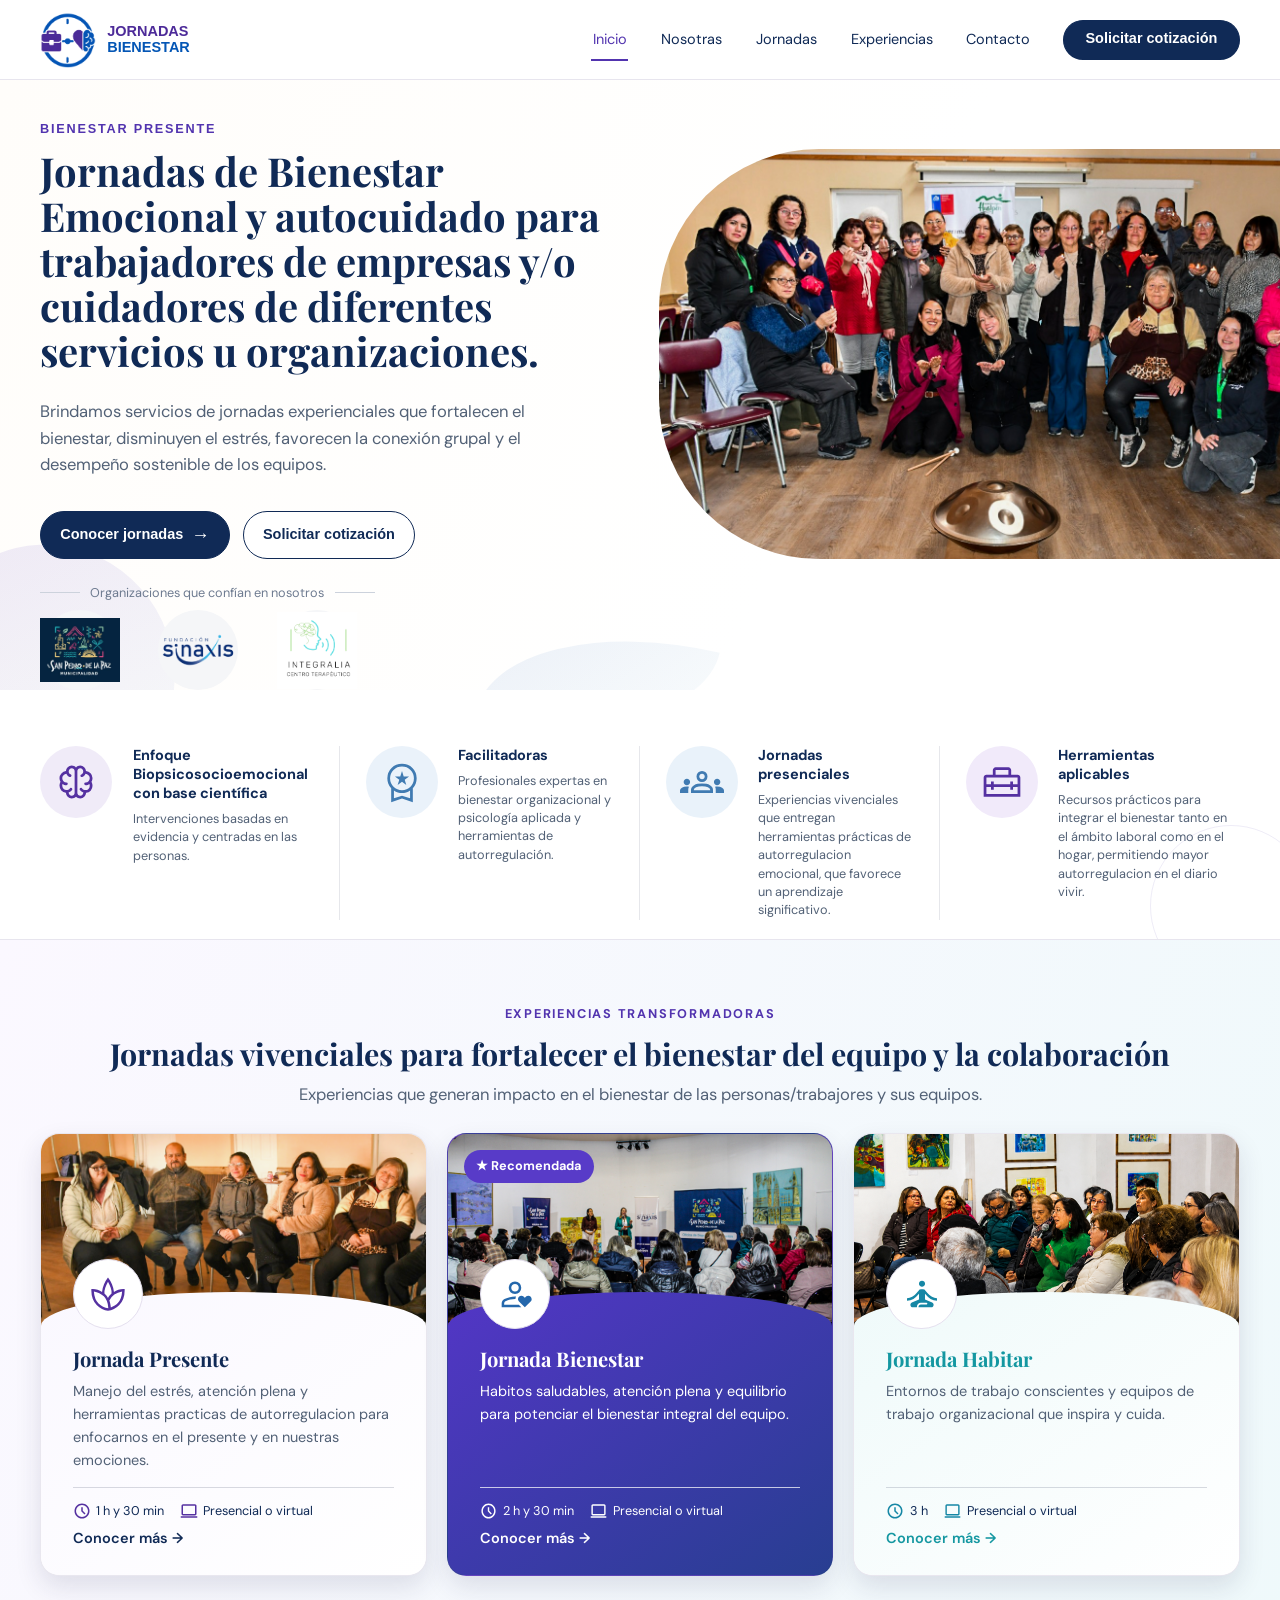
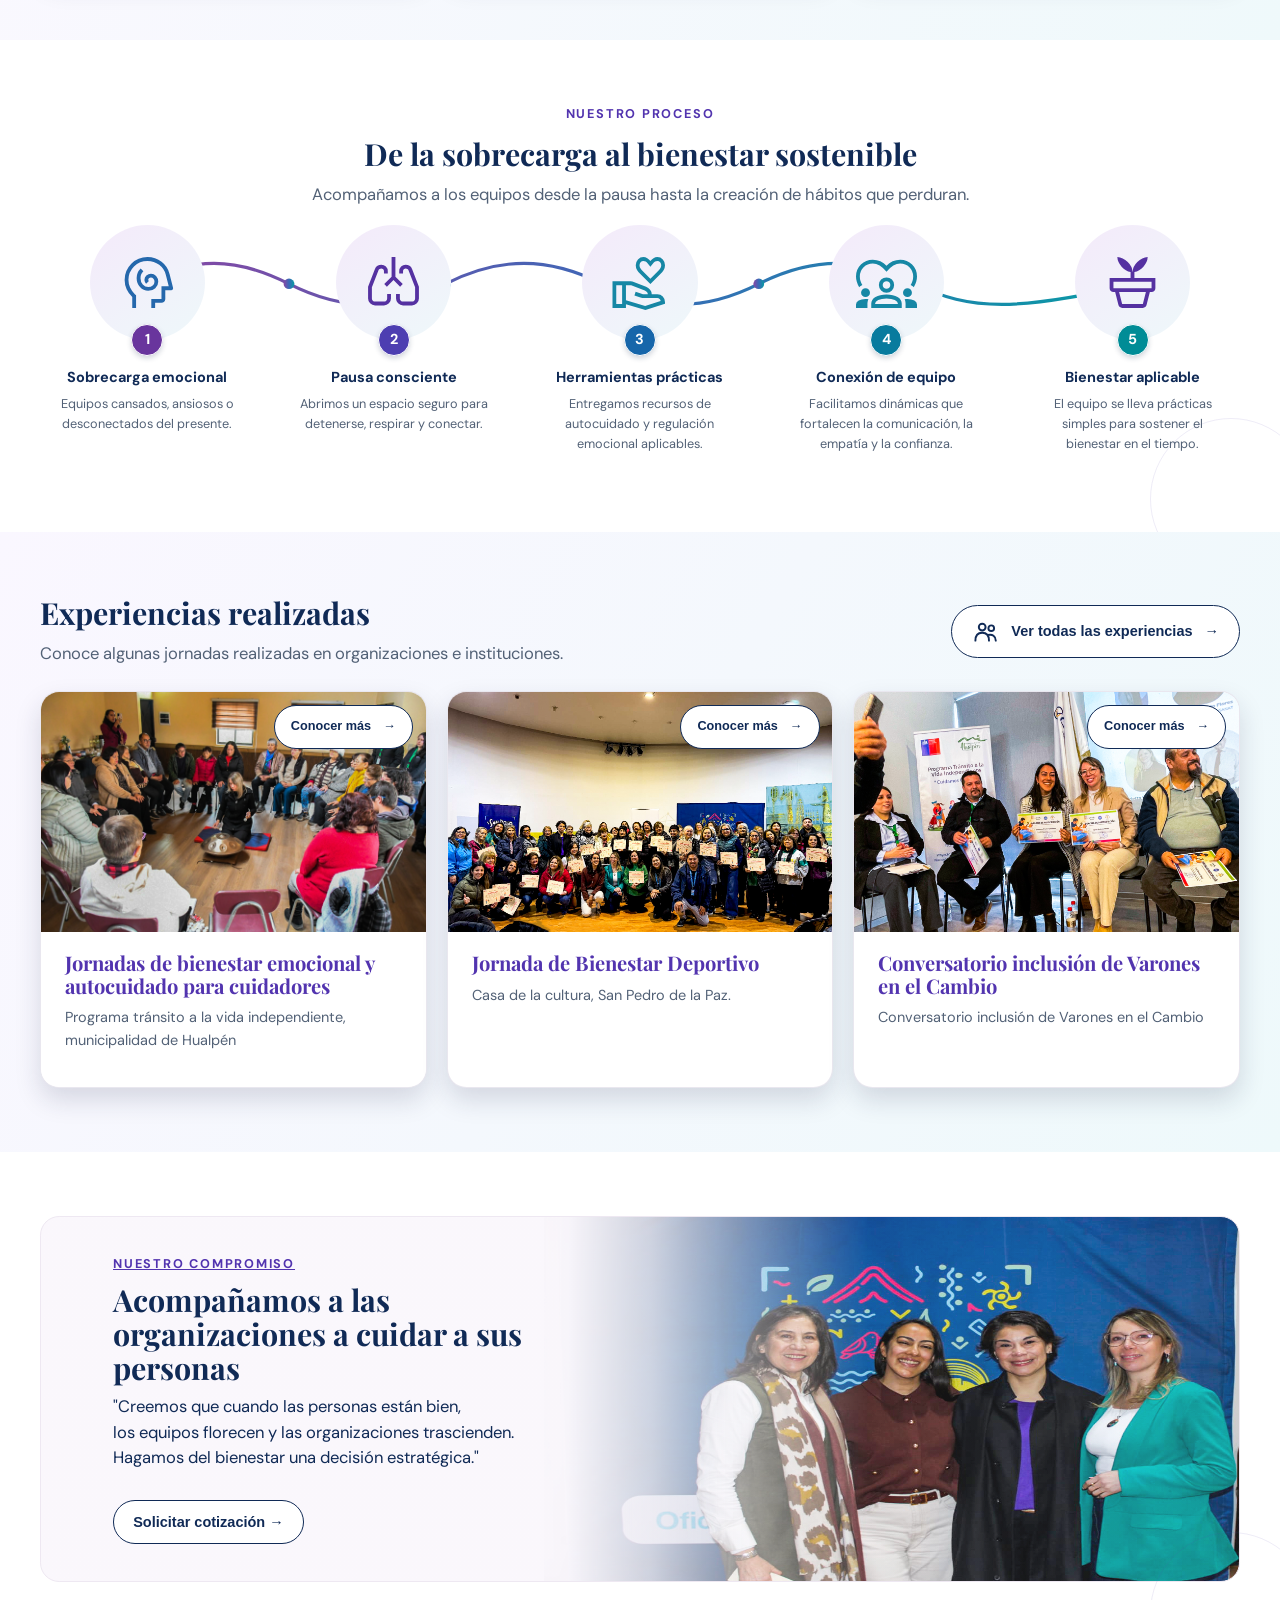
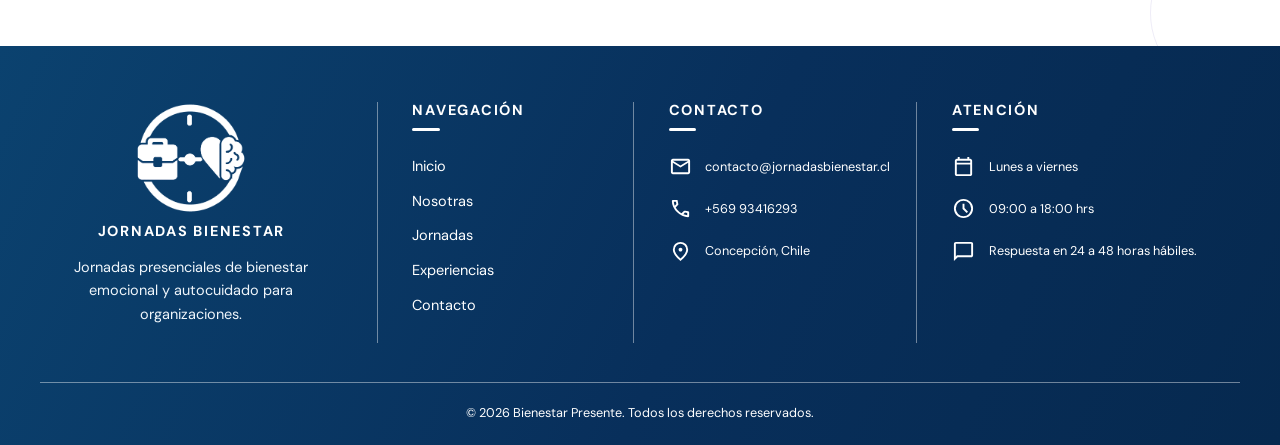
<file: index.html>
<!doctype html>
<html lang="es">
  <head>
    <meta charset="utf-8" />
    <meta name="viewport" content="width=device-width,initial-scale=1" />
    <!-- SEO: Bienestar Presente -->
    <title>
      Jornadas de bienestar laboral en Concepción | Bienestar Presente
    </title>
    <meta
      name="description"
      content="Jornadas de bienestar laboral en Concepción, Biobío y Chile para empresas, municipios, colegios y equipos. Autocuidado, salud mental y colaboración."
    />
    <meta
      name="robots"
      content="index, follow, max-image-preview:large, max-snippet:-1, max-video-preview:-1"
    />
    <meta name="author" content="Bienestar Presente" />
    <meta name="application-name" content="Bienestar Presente" />
    <link rel="canonical" href="https://www.jornadasbienestar.cl/" />
    <link
      rel="alternate"
      hreflang="es-CL"
      href="https://www.jornadasbienestar.cl/"
    />
    <link
      rel="alternate"
      hreflang="x-default"
      href="https://www.jornadasbienestar.cl/"
    />

    <!-- Reemplaza este valor con el código entregado por Google Search Console. -->
    <meta
      name="google-site-verification"
      content="TU_CODIGO_DE_GOOGLE_SEARCH_CONSOLE"
    />

    <!-- Vista previa al compartir en redes y mensajería. -->
    <meta property="og:type" content="website" />
    <meta property="og:locale" content="es_CL" />
    <meta property="og:site_name" content="Bienestar Presente" />
    <meta
      property="og:title"
      content="Jornadas de bienestar laboral en Concepción | Bienestar Presente"
    />
    <meta
      property="og:description"
      content="Jornadas de bienestar laboral en Concepción, Biobío y Chile para empresas, municipios, colegios y equipos. Autocuidado, salud mental y colaboración."
    />
    <meta property="og:url" content="https://www.jornadasbienestar.cl/" />
    <meta
      property="og:image"
      content="https://www.jornadasbienestar.cl/imagenes/imagenes/pagina%20inicio/INICIO%20Foto%20principal%20pagina%20.png"
    />
    <meta
      property="og:image:alt"
      content="Jornada de bienestar laboral de Bienestar Presente"
    />
    <meta name="twitter:card" content="summary_large_image" />
    <meta
      name="twitter:title"
      content="Jornadas de bienestar laboral en Concepción | Bienestar Presente"
    />
    <meta
      name="twitter:description"
      content="Jornadas de bienestar laboral en Concepción, Biobío y Chile para empresas, municipios, colegios y equipos. Autocuidado, salud mental y colaboración."
    />
    <meta
      name="twitter:image"
      content="https://www.jornadasbienestar.cl/imagenes/imagenes/pagina%20inicio/INICIO%20Foto%20principal%20pagina%20.png"
    />

    <!-- Datos estructurados Schema.org en el formato recomendado JSON-LD. -->
    <script type="application/ld+json">
      {
        "@context": "https://schema.org",
        "@graph": [
          {
            "@type": "Organization",
            "@id": "https://www.jornadasbienestar.cl/#organization",
            "name": "Bienestar Presente",
            "alternateName": "Jornadas Bienestar",
            "url": "https://www.jornadasbienestar.cl/",
            "logo": {
              "@type": "ImageObject",
              "url": "https://www.jornadasbienestar.cl/imagenes/imagenes/Logo.png"
            },
            "image": "https://www.jornadasbienestar.cl/imagenes/imagenes/Logo.png",
            "description": "Organización dedicada a jornadas de bienestar laboral, autocuidado, salud emocional y colaboración para organizaciones y equipos de trabajo.",
            "email": "contacto@jornadasbienestar.cl",
            "location": {
              "@type": "Place",
              "address": {
                "@type": "PostalAddress",
                "addressLocality": "Concepción",
                "addressRegion": "Región del Biobío",
                "addressCountry": "CL"
              }
            },
            "areaServed": [
              {
                "@type": "AdministrativeArea",
                "name": "Provincia de Concepción"
              },
              {
                "@type": "AdministrativeArea",
                "name": "Región del Biobío"
              },
              {
                "@type": "Country",
                "name": "Chile"
              }
            ],
            "audience": {
              "@type": "Audience",
              "audienceType": "Empresas, municipios, colegios y trabajadores"
            }
          },
          {
            "@type": "WebSite",
            "@id": "https://www.jornadasbienestar.cl/#website",
            "url": "https://www.jornadasbienestar.cl/",
            "name": "Bienestar Presente",
            "alternateName": "Jornadas Bienestar",
            "inLanguage": "es-CL",
            "publisher": {
              "@id": "https://www.jornadasbienestar.cl/#organization"
            }
          },
          {
            "@type": "Service",
            "@id": "https://www.jornadasbienestar.cl/#jornadas-bienestar-laboral",
            "name": "Jornadas de bienestar laboral",
            "serviceType": "Jornadas presenciales de bienestar emocional, autocuidado y colaboración organizacional",
            "description": "Experiencias adaptadas para fortalecer el bienestar, el autocuidado, la salud emocional y la colaboración de equipos de trabajo.",
            "provider": {
              "@id": "https://www.jornadasbienestar.cl/#organization"
            },
            "areaServed": [
              {
                "@type": "AdministrativeArea",
                "name": "Provincia de Concepción"
              },
              {
                "@type": "AdministrativeArea",
                "name": "Región del Biobío"
              },
              {
                "@type": "Country",
                "name": "Chile"
              }
            ],
            "audience": {
              "@type": "Audience",
              "audienceType": "Empresas, municipios, colegios y trabajadores"
            },
            "hasOfferCatalog": {
              "@type": "OfferCatalog",
              "name": "Programas de bienestar laboral",
              "itemListElement": [
                {
                  "@type": "Offer",
                  "itemOffered": {
                    "@type": "Service",
                    "name": "Jornada Presente"
                  }
                },
                {
                  "@type": "Offer",
                  "itemOffered": {
                    "@type": "Service",
                    "name": "Jornada Bienestar"
                  }
                },
                {
                  "@type": "Offer",
                  "itemOffered": {
                    "@type": "Service",
                    "name": "Jornada Habitar"
                  }
                }
              ]
            }
          },
          {
            "@type": "WebPage",
            "@id": "https://www.jornadasbienestar.cl/#webpage",
            "url": "https://www.jornadasbienestar.cl/",
            "name": "Jornadas de bienestar laboral en Concepción | Bienestar Presente",
            "description": "Jornadas de bienestar laboral en Concepción, Biobío y Chile para empresas, municipios, colegios y equipos. Autocuidado, salud mental y colaboración.",
            "inLanguage": "es-CL",
            "isPartOf": {
              "@id": "https://www.jornadasbienestar.cl/#website"
            },
            "about": {
              "@id": "https://www.jornadasbienestar.cl/#jornadas-bienestar-laboral"
            },
            "primaryImageOfPage": {
              "@type": "ImageObject",
              "url": "https://www.jornadasbienestar.cl/imagenes/imagenes/pagina%20inicio/INICIO%20Foto%20principal%20pagina%20.png"
            }
          }
        ]
      }
    </script>
    <!-- /SEO: Bienestar Presente -->

    <link
      rel="icon"
      type="image/png"
      sizes="16x16"
      href="imagenes/imagenes/favicon-16x16.png"
    />
    <link
      rel="icon"
      type="image/png"
      sizes="32x32"
      href="imagenes/imagenes/favicon-32x32.png"
    />
    <link
      rel="icon"
      type="image/png"
      sizes="192x192"
      href="imagenes/imagenes/android-chrome-192x192.png"
    />
    <link
      rel="icon"
      type="image/png"
      sizes="512x512"
      href="imagenes/imagenes/android-chrome-512x512.png"
    />
    <link
      rel="apple-touch-icon"
      sizes="180x180"
      href="imagenes/imagenes/apple-touch-icon.png"
    />
    <link
      rel="shortcut icon"
      type="image/png"
      href="imagenes/imagenes/favicon.ico.png"
    />
    <link rel="manifest" href="site.webmanifest" />
    <meta name="theme-color" content="#234B78" />
    <link rel="stylesheet" href="assets/css/styles.css?v=8" />
  </head>
  <body data-page="inicio">
    <a class="skip" href="#contenido">Saltar al contenido</a>
    <header class="site-header">
      <div class="container nav-wrap">
        <a class="brand-logo" href="/" aria-label="Jornadas Bienestar, inicio">
          <img src="imagenes/imagenes/Logo.png" alt="Bienestar Presente" />
          <span class="brand-name" aria-hidden="true">
            <span class="brand-name__jornadas">Jornadas</span>
            <span class="brand-name__bienestar">Bienestar</span>
          </span>
        </a>
        <button
          class="nav-toggle"
          aria-expanded="false"
          aria-controls="main-nav"
          aria-label="Abrir menú"
        >
          ☰
        </button>
        <nav aria-label="Navegación principal">
          <ul class="nav-list" id="main-nav">
            <li>
              <a href="/" aria-current="page">Inicio</a>
            </li>
            <li>
              <a href="/nosotras/">Nosotras</a>
            </li>
            <li>
              <a href="/jornadas/">Jornadas</a>
            </li>
            <li>
              <a href="/experiencias/">Experiencias</a>
            </li>
            <li>
              <a href="/contacto/">Contacto</a>
            </li>
            <li>
              <a class="button" href="/contacto/">Solicitar cotización</a>
            </li>
          </ul>
        </nav>
      </div>
    </header>
    <main id="contenido">
      <section class="hero home-hero">
        <div class="hero-grid">
          <div class="hero-copy">
            <p class="hero-kicker">Bienestar Presente</p>
            <h1>
              Jornadas de Bienestar Emocional y autocuidado para trabajadores de
              empresas y/o cuidadores de diferentes servicios u organizaciones.
            </h1>
            <p>
              Brindamos servicios de jornadas experienciales que fortalecen el
              bienestar, disminuyen el estrés, favorecen la conexión grupal y el
              desempeño sostenible de los equipos.
            </p>
            <div class="hero-actions">
              <a class="button" href="/jornadas/">Conocer jornadas</a>
              <a class="button button--ghost" href="/contacto/"
                >Solicitar cotización</a
              >
            </div>

            <div class="trusted">
              <small>
                <span> </span>Organizaciones que confían en nosotros<span
                > </span>
              </small>
              <div>
                <span class="trusted-org">
                  <i class="org-logo">
                    <img
                      src="imagenes/imagenes/pagina inicio/logo-san-pedro.JPG"
                      class="logo-organizaciones"
                      alt="logo integralia"
                    />
                  </i>
                  <!--   <strong>Municipalidad<br />San Pedro de la Paz</strong> -->
                </span>
                <span class="trusted-org">
                  <i class="org-logo">
                    <img
                      src="imagenes/imagenes/pagina inicio/Logo-sinaxis.png"
                      class="logo-organizaciones"
                      alt="logo sinaxis"
                    />
                  </i>
                  <!--     <strong>Fundación <br />Sinaxis</strong> -->
                </span>
                <span class="trusted-org">
                  <i class="org-logo">
                    <img
                      src="imagenes/imagenes/pagina inicio/Logo-integralia.png"
                      class="logo-organizaciones"
                      alt="logo integralia"
                    />
                  </i>
                  <!--    <strong>Integralia<br />Centro Terapéutico</strong> -->
                </span>
              </div>
            </div>
          </div>
          <div class="hero-media">
            <img
              src="imagenes/imagenes/pagina inicio/INICIO Foto principal pagina .png"
              alt="Facilitadora guiando una jornada de bienestar"
            />
          </div>
        </div>
      </section>
      <section class="benefit-strip" aria-label="Características del servicio">
        <div class="container benefit-grid">
          <article>
            <span class="benefit-icon"
              ><img
                src="imagenes/iconos/pagina%20de%20inicio/neurology_48dp_5531A1_FILL0_wght400_GRAD0_opsz48.svg"
                alt=""
            /></span>
            <div>
              <strong
                >Enfoque Biopsicosocioemocional<br />con base científica</strong
              >
              <p>
                Intervenciones basadas en evidencia y centradas en las personas.
              </p>
            </div>
          </article>
          <article>
            <span class="benefit-icon"
              ><img
                src="imagenes/iconos/pagina%20de%20inicio/workspace_premium_48dp_407BB2_FILL0_wght400_GRAD0_opsz48.svg"
                alt=""
            /></span>
            <div>
              <strong>Facilitadoras</strong>
              <p>
                Profesionales expertas en bienestar organizacional y psicología
                aplicada y herramientas de autorregulación.
              </p>
            </div>
          </article>
          <article>
            <span class="benefit-icon"
              ><img
                src="imagenes/iconos/pagina%20de%20inicio/groups_48dp_407BB2_FILL0_wght400_GRAD0_opsz48.svg"
                alt=""
            /></span>
            <div>
              <strong>Jornadas<br />presenciales</strong>
              <p>
                Experiencias vivenciales que entregan herramientas prácticas de
                autorregulacion emocional, que favorece un aprendizaje
                significativo.
              </p>
            </div>
          </article>
          <article>
            <span class="benefit-icon"
              ><img
                src="imagenes/iconos/pagina%20de%20inicio/home_repair_service_48dp_5531A1_FILL0_wght400_GRAD0_opsz48.svg"
                alt=""
            /></span>
            <div>
              <strong>Herramientas<br />aplicables</strong>
              <p>
                Recursos prácticos para integrar el bienestar tanto en el ámbito
                laboral como en el hogar, permitiendo mayor autorregulacion en
                el diario vivir.
              </p>
            </div>
          </article>
        </div>
      </section>
      <section class="section section--soft journey-programs">
        <div class="container center">
          <p class="eyebrow">Experiencias transformadoras</p>
          <h2>
            Jornadas vivenciales para fortalecer el bienestar del equipo y la
            colaboración
          </h2>
          <p class="lead">
            Experiencias que generan impacto en el bienestar de las
            personas/trabajores y sus equipos.
          </p>
          <div class="grid grid-3">
            <article class="card program-card journey-program-1">
              <img
                src="imagenes/imagenes/pagina jornadas/jornada presente.png"
                alt="Grupo participando de Jornada Presente"
              />
              <div class="content">
                <div class="card-icon journey-program-icon">
                  <img
                    src="imagenes/iconos/pagina de inicio/spa_48dp_5531A1_FILL0_wght400_GRAD0_opsz48.svg"
                    alt=""
                  />
                </div>
                <h3>Jornada Presente</h3>
                <p>
                  Manejo del estrés, atención plena y herramientas practicas de
                  autorregulacion para enfocarnos en el presente y en nuestras
                  emociones.
                </p>
                <div class="program-meta journey-program-meta">
                  <span
                    ><img
                      src="imagenes/iconos/pagina%20de%20inicio/schedule_24dp_5531A1_FILL0_wght400_GRAD0_opsz24.svg"
                      alt=""
                    />1 h y 30 min</span
                  >
                  <span
                    ><img
                      src="imagenes/iconos/pagina%20de%20inicio/computer_24dp_5531A1_FILL0_wght400_GRAD0_opsz24.svg"
                      alt=""
                    />Presencial o virtual</span
                  >
                </div>
                <a href="/jornadas/">Conocer más →</a>
              </div>
            </article>
            <article class="card program-card featured journey-program-2">
              <span class="recommended">★ Recomendada</span>
              <img
                src="imagenes/imagenes/pagina jornadas/jornada bienestar.png"
                alt="Equipo en Jornada Bienestar"
              />
              <div class="content">
                <div class="card-icon journey-program-icon">
                  <img
                    src="imagenes/iconos/pagina%20de%20inicio/person_heart_48dp_2568AC_FILL0_wght400_GRAD0_opsz48.svg"
                    alt=""
                  />
                </div>
                <h3>Jornada Bienestar</h3>
                <p>
                  Habitos saludables, atención plena y equilibrio para potenciar
                  el bienestar integral del equipo.
                </p>
                <div class="program-meta journey-program-meta">
                  <span
                    ><img
                      src="imagenes/iconos/pagina%20de%20inicio/schedule_24dp_FFFFFF_FILL0_wght400_GRAD0_opsz24.svg"
                      alt=""
                    />2 h y 30 min</span
                  >
                  <span
                    ><img
                      src="imagenes/iconos/pagina%20de%20inicio/computer_24dp_2568AC_FILL0_wght400_GRAD0_opsz24.svg"
                      alt=""
                    />Presencial o virtual</span
                  >
                </div>
                <a href="/jornadas/">Conocer más →</a>
              </div>
            </article>
            <article class="card program-card journey-program-3">
              <img
                src="imagenes/imagenes/pagina jornadas/jornada habitar.png"
                alt="Equipo dialogando en Jornada Habitar"
              />
              <div class="content">
                <div class="card-icon journey-program-icon">
                  <img
                    src="imagenes/iconos/pagina de inicio/self_improvement_48dp_1687A5_FILL0_wght400_GRAD0_opsz48.svg"
                    alt=""
                  />
                </div>
                <h3>Jornada Habitar</h3>
                <p>
                  Entornos de trabajo conscientes y equipos de trabajo
                  organizacional que inspira y cuida.
                </p>
                <div class="program-meta journey-program-meta">
                  <span
                    ><img
                      src="imagenes/iconos/pagina%20de%20inicio/schedule_24dp_1687A5_FILL0_wght400_GRAD0_opsz24.svg"
                      alt=""
                    />3 h</span
                  >
                  <span
                    ><img
                      src="imagenes/iconos/pagina%20de%20inicio/computer_24dp_1687A5_FILL0_wght400_GRAD0_opsz24.svg"
                      alt=""
                    />Presencial o virtual</span
                  >
                </div>
                <a href="/jornadas/">Conocer más →</a>
              </div>
            </article>
          </div>
        </div>
      </section>
      <section class="section">
        <div class="container center">
          <p class="eyebrow">Nuestro proceso</p>
          <h2>De la sobrecarga al bienestar sostenible</h2>
          <p class="lead">
            Acompañamos a los equipos desde la pausa hasta la creación de
            hábitos que perduran.
          </p>
          <div class="steps">
            <svg
              class="process-connector"
              viewBox="0 0 1000 70"
              preserveAspectRatio="none"
              aria-hidden="true"
            >
              <defs>
                <linearGradient id="process-gradient" x1="0" x2="1">
                  <stop offset="0" stop-color="#8847a4"></stop>
                  <stop offset=".48" stop-color="#3c68b7"></stop>
                  <stop offset="1" stop-color="#079ba4"></stop>
                </linearGradient>
              </defs>
              <path
                d="M40 36 C85 10 125 10 175 36 S270 62 320 36 S415 10 465 36 S560 62 610 36 S705 10 755 36 S850 62 960 36"
                fill="none"
                stroke="url(#process-gradient)"
                stroke-width="3"
              ></path>
              <g fill="url(#process-gradient)">
                <circle cx="175" cy="36" r="5"></circle>
                <circle cx="320" cy="36" r="5"></circle>
                <circle cx="465" cy="36" r="5"></circle>
                <circle cx="610" cy="36" r="5"></circle>
                <circle cx="755" cy="36" r="5"></circle>
              </g>
            </svg>
            <div class="step">
              <b
                ><img
                  src="imagenes/iconos/pagina%20de%20inicio/cognition_48dp_2568AC_FILL0_wght400_GRAD0_opsz48.svg"
                  alt=""
                /><span>1</span></b
              >
              <h3>Sobrecarga emocional</h3>
              <p>Equipos cansados, ansiosos o desconectados del presente.</p>
            </div>
            <div class="step">
              <b
                ><img
                  src="imagenes/iconos/pagina%20de%20inicio/pulmonology_48dp_5531A1_FILL0_wght400_GRAD0_opsz48.svg"
                  alt=""
                /><span>2</span></b
              >
              <h3>Pausa consciente</h3>
              <p>
                Abrimos un espacio seguro para detenerse, respirar y conectar.
              </p>
            </div>
            <div class="step">
              <b
                ><img
                  src="imagenes/iconos/pagina%20de%20inicio/volunteer_activism_48dp_1687A5_FILL0_wght400_GRAD0_opsz48.svg"
                  alt=""
                /><span>3</span></b
              >
              <h3>Herramientas prácticas</h3>
              <p>
                Entregamos recursos de autocuidado y regulación emocional
                aplicables.
              </p>
            </div>
            <div class="step">
              <b
                ><img
                  src="imagenes/iconos/pagina%20de%20inicio/diversity_1_48dp_1687A5_FILL0_wght400_GRAD0_opsz48.svg"
                  alt=""
                /><span>4</span></b
              >
              <h3>Conexión de equipo</h3>
              <p>
                Facilitamos dinámicas que fortalecen la comunicación, la empatía
                y la confianza.
              </p>
            </div>
            <div class="step">
              <b
                ><img
                  src="imagenes/iconos/pagina de inicio/potted_plant_48dp_5531A1_FILL0_wght400_GRAD0_opsz48.svg"
                  alt=""
                /><span>5</span></b
              >
              <h3>Bienestar aplicable</h3>
              <p>
                El equipo se lleva prácticas simples para sostener el bienestar
                en el tiempo.
              </p>
            </div>
          </div>
        </div>
      </section>
      <section class="section section--soft">
        <div class="container">
          <div class="center experience-heading">
            <h2>Experiencias realizadas</h2>
            <p class="lead">
              Conoce algunas jornadas realizadas en organizaciones e
              instituciones.
            </p>
            <a
              class="button button--secondary all-experiences"
              href="/experiencias/"
            >
              <svg
                class="line-icon"
                viewBox="0 0 24 24"
                aria-hidden="true"
                fill="none"
                stroke="currentColor"
                stroke-width="1.7"
                stroke-linecap="round"
                stroke-linejoin="round"
              >
                <circle cx="9" cy="8" r="3"></circle>
                <circle cx="17" cy="9" r="2.5"></circle>
                <path d="M3 20c0-4 2-7 6-7s6 3 6 7m-1-5c4-1 7 1 7 5"></path>
              </svg>
              <span>Ver todas las experiencias</span> →</a
            >
          </div>
          <div class="grid grid-3">
            <article class="card program-card">
              <img
                src="imagenes/imagenes/pagina experiencias/experiencia 1/principal-hualpen.png"
                alt="Taller grupal de gestión del estrés"
              />
              <a
                class="button button--secondary experience-more"
                href="/experiencias/"
                >Conocer más <span>→</span>
              </a>
              <div class="content">
                <h3>
                  Jornadas de bienestar emocional y autocuidado para cuidadores
                </h3>
                <p>
                  Programa tránsito a la vida independiente, municipalidad de
                  Hualpén
                </p>
              </div>
            </article>
            <article class="card program-card">
              <img
                src="imagenes/imagenes/pagina experiencias/experiencia 2/principal-san-pedro.png"
                alt="Jornada de bienestar integral"
              />
              <a
                class="button button--secondary experience-more"
                href="/experiencias/"
                >Conocer más <span>→</span>
              </a>
              <div class="content">
                <h3>Jornada de Bienestar Deportivo</h3>
                <p>Casa de la cultura, San Pedro de la Paz.</p>
              </div>
            </article>
            <article class="card program-card">
              <img
                src="imagenes/imagenes/pagina experiencias/experiencia 3/principal-conversatorio.png"
                alt="Dinámica de propósito de equipo"
              />
              <a
                class="button button--secondary experience-more"
                href="/experiencias/"
                >Conocer más <span>→</span>
              </a>
              <div class="content">
                <h3>Conversatorio inclusión de Varones en el Cambio</h3>
                <p>Conversatorio inclusión de Varones en el Cambio</p>
              </div>
            </article>
          </div>
        </div>
      </section>
      <section class="section">
        <div class="container cta about-commitment">
          <div>
            <p class="eyebrow">Nuestro compromiso</p>
            <h2>Acompañamos a las organizaciones a cuidar a sus personas</h2>
            <p>
              "Creemos que cuando las personas están bien,<br />los equipos
              florecen y las organizaciones trascienden.<br />Hagamos del
              bienestar una decisión estratégica."
            </p>
            <a class="button button--ghost" href="/contacto/"
              >Solicitar cotización →</a
            >
          </div>
        </div>
      </section>
    </main>
    <footer class="site-footer">
      <div class="container">
        <div class="footer-grid">
          <section class="footer-brand" aria-label="Bienestar Presente">
            <a class="footer-brand-link" href="/">
              <img
                class="footer-brand-icon"
                src="imagenes/imagenes/Logo_blanco.png"
                alt=""
                aria-hidden="true"
              />
              <span>JORNADAS BIENESTAR</span>
            </a>
            <p>
              Jornadas presenciales de bienestar emocional y autocuidado para
              organizaciones.
            </p>
            <div class="footer-socials" aria-label="Redes y contacto">
              <span class="footer-social" aria-label="Instagram">◎</span>
              <span
                class="footer-social footer-social--linkedin"
                aria-label="LinkedIn"
                >in</span
              >
              <a
                class="footer-social"
                href="mailto:contacto@jornadasbienestar.cl"
                aria-label="Enviar correo"
              >
                <img
                  src="imagenes/iconos/footer/mail_24dp_FFFFFF_FILL0_wght400_GRAD0_opsz24.svg"
                  alt=""
                  aria-hidden="true"
                />
              </a>
            </div>
          </section>
          <section class="footer-column">
            <h2 class="footer-title">Navegación</h2>
            <div class="footer-links">
              <a href="/">Inicio</a>
              <a href="/nosotras/">Nosotras</a>
              <a href="/jornadas/">Jornadas</a>
              <a href="/experiencias/">Experiencias</a>
              <a href="/contacto/">Contacto</a>
            </div>
          </section>
          <section class="footer-column">
            <h2 class="footer-title">Contacto</h2>
            <div class="footer-info-list">
              <a
                class="footer-info"
                href="mailto:contacto@jornadasbienestar.cl"
              >
                <img
                  src="imagenes/iconos/footer/mail_24dp_FFFFFF_FILL0_wght400_GRAD0_opsz24.svg"
                  alt=""
                  aria-hidden="true"
                />
                <span>contacto@jornadasbienestar.cl</span>
              </a>
              <a class="footer-info" href="tel:+56993416293">
                <img
                  src="imagenes/iconos/footer/call_24dp_FFFFFF_FILL0_wght400_GRAD0_opsz24.svg"
                  alt=""
                  aria-hidden="true"
                />
                <span>+569 93416293</span>
              </a>
              <div class="footer-info">
                <img
                  src="imagenes/iconos/footer/location_on_24dp_FFFFFF_FILL0_wght400_GRAD0_opsz24.svg"
                  alt=""
                  aria-hidden="true"
                />
                <span>Concepción, Chile</span>
              </div>
            </div>
          </section>
          <section class="footer-column">
            <h2 class="footer-title">Atención</h2>
            <div class="footer-info-list">
              <div class="footer-info">
                <img
                  src="imagenes/iconos/footer/calendar_today_24dp_FFFFFF_FILL0_wght400_GRAD0_opsz24.svg"
                  alt=""
                  aria-hidden="true"
                />
                <span>Lunes a viernes</span>
              </div>
              <div class="footer-info">
                <img
                  src="imagenes/iconos/footer/schedule_24dp_FFFFFF_FILL0_wght400_GRAD0_opsz24.svg"
                  alt=""
                  aria-hidden="true"
                />
                <span>09:00 a 18:00 hrs</span>
              </div>
              <div class="footer-info">
                <img
                  src="imagenes/iconos/footer/chat_bubble_24dp_FFFFFF_FILL0_wght400_GRAD0_opsz24.svg"
                  alt=""
                  aria-hidden="true"
                />
                <span>Respuesta en 24 a 48 horas hábiles.</span>
              </div>
            </div>
          </section>
        </div>
        <div class="copyright">
          <p>© 2026 Bienestar Presente. Todos los derechos reservados.</p>
        </div>
      </div>
    </footer>
    <script src="assets/js/main.js?v=2"></script>
  </body>
</html>
</file>
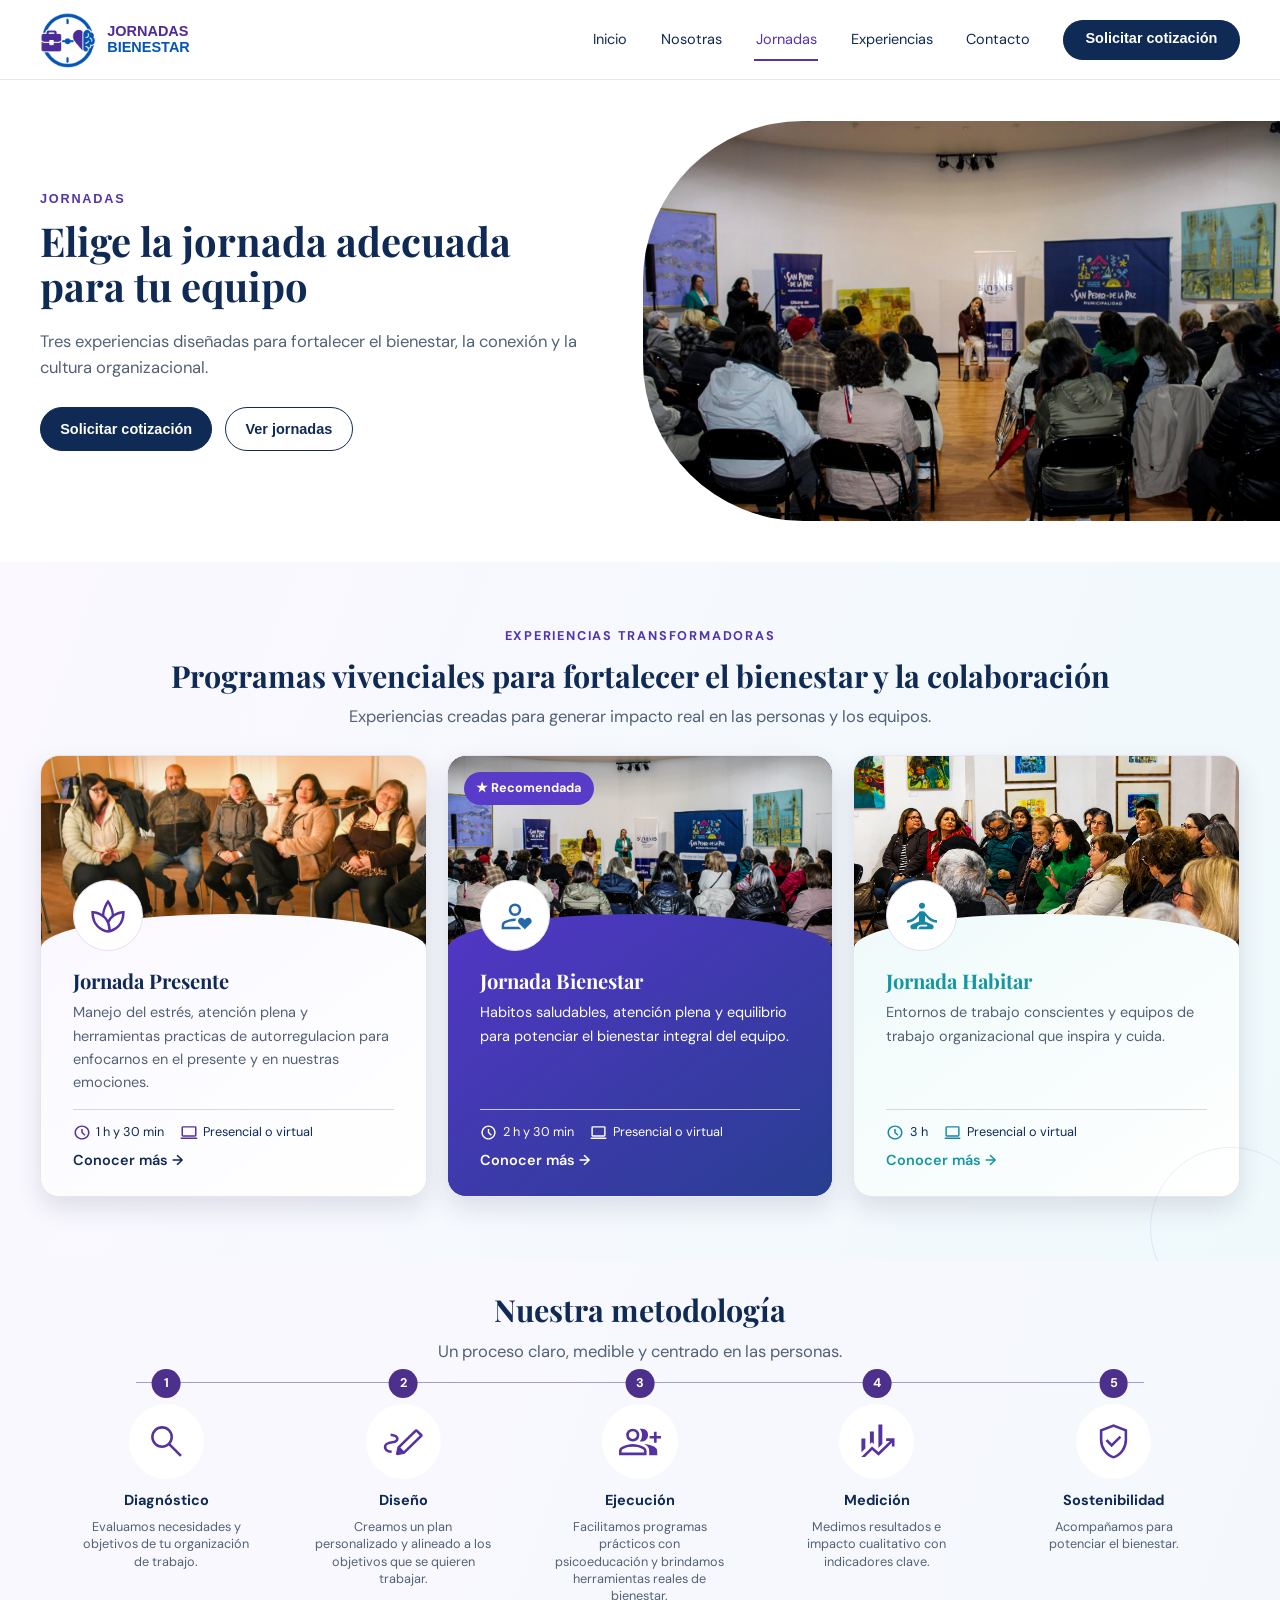
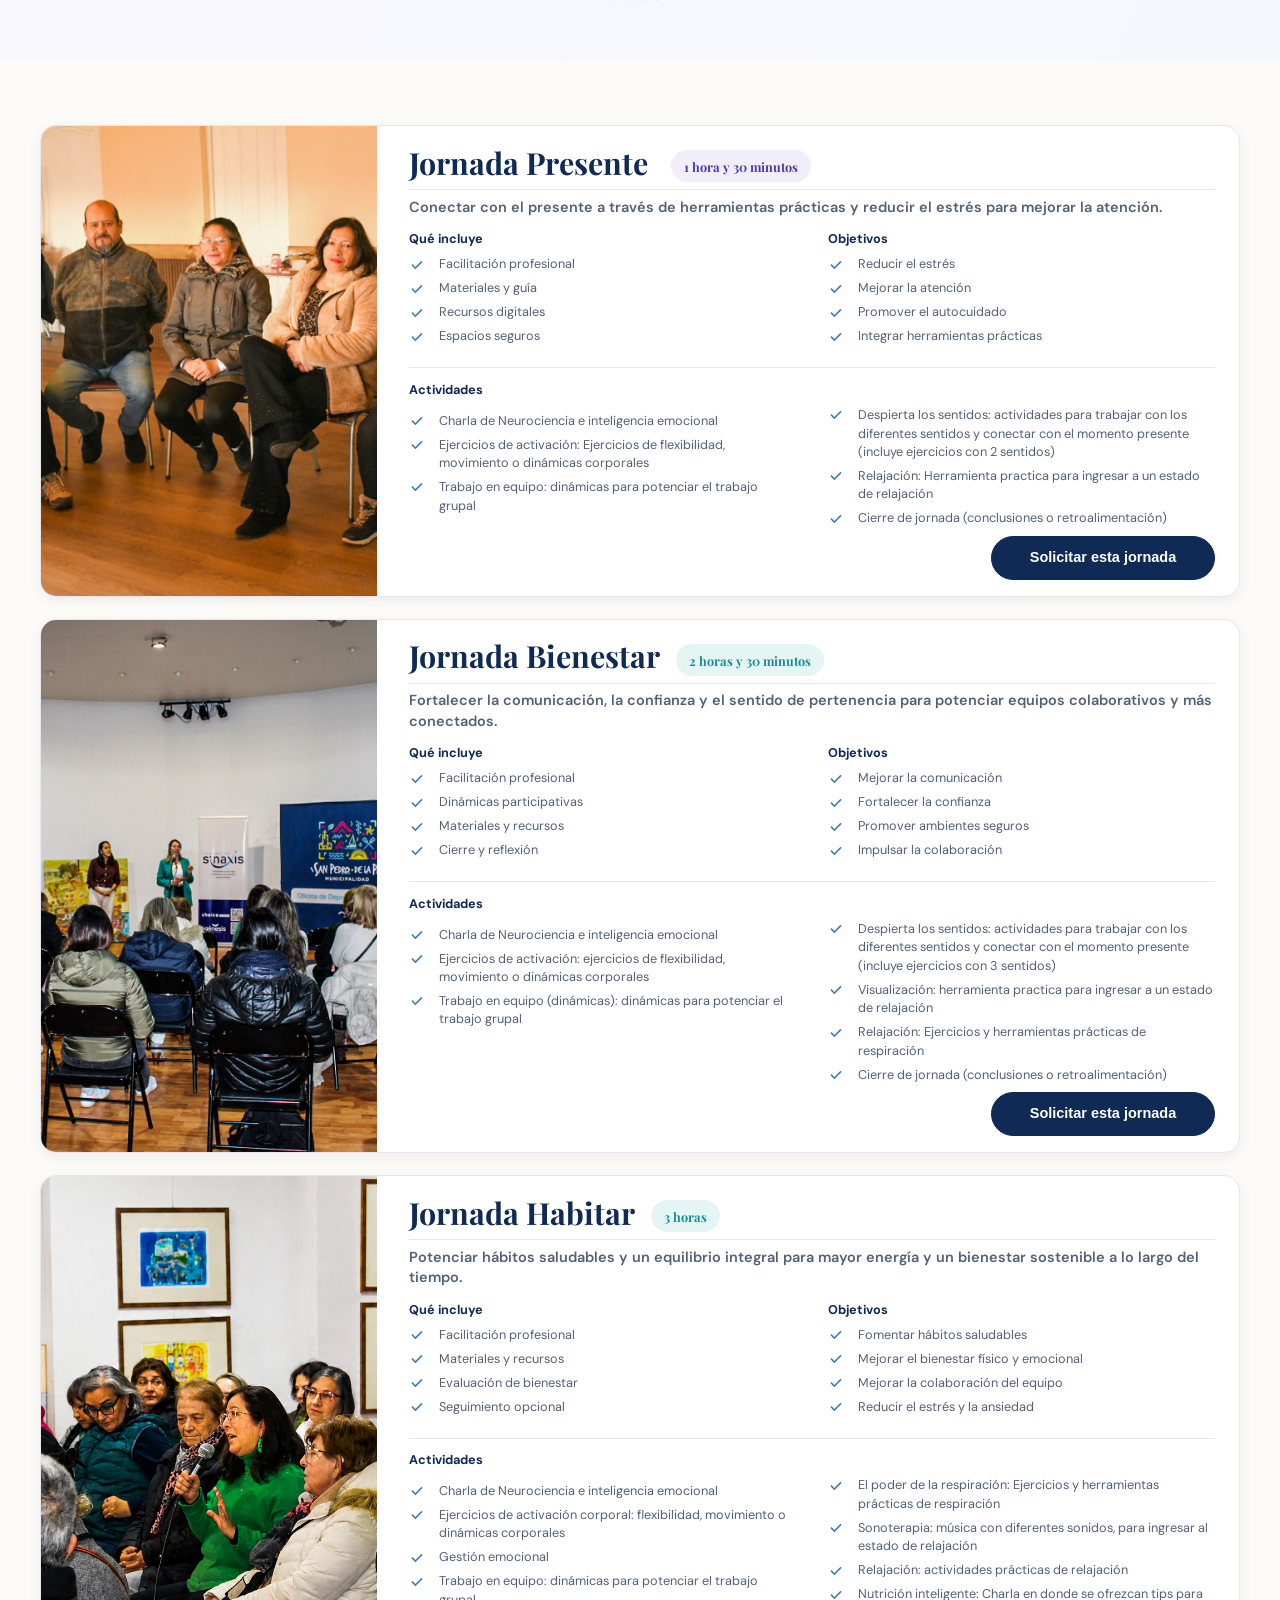
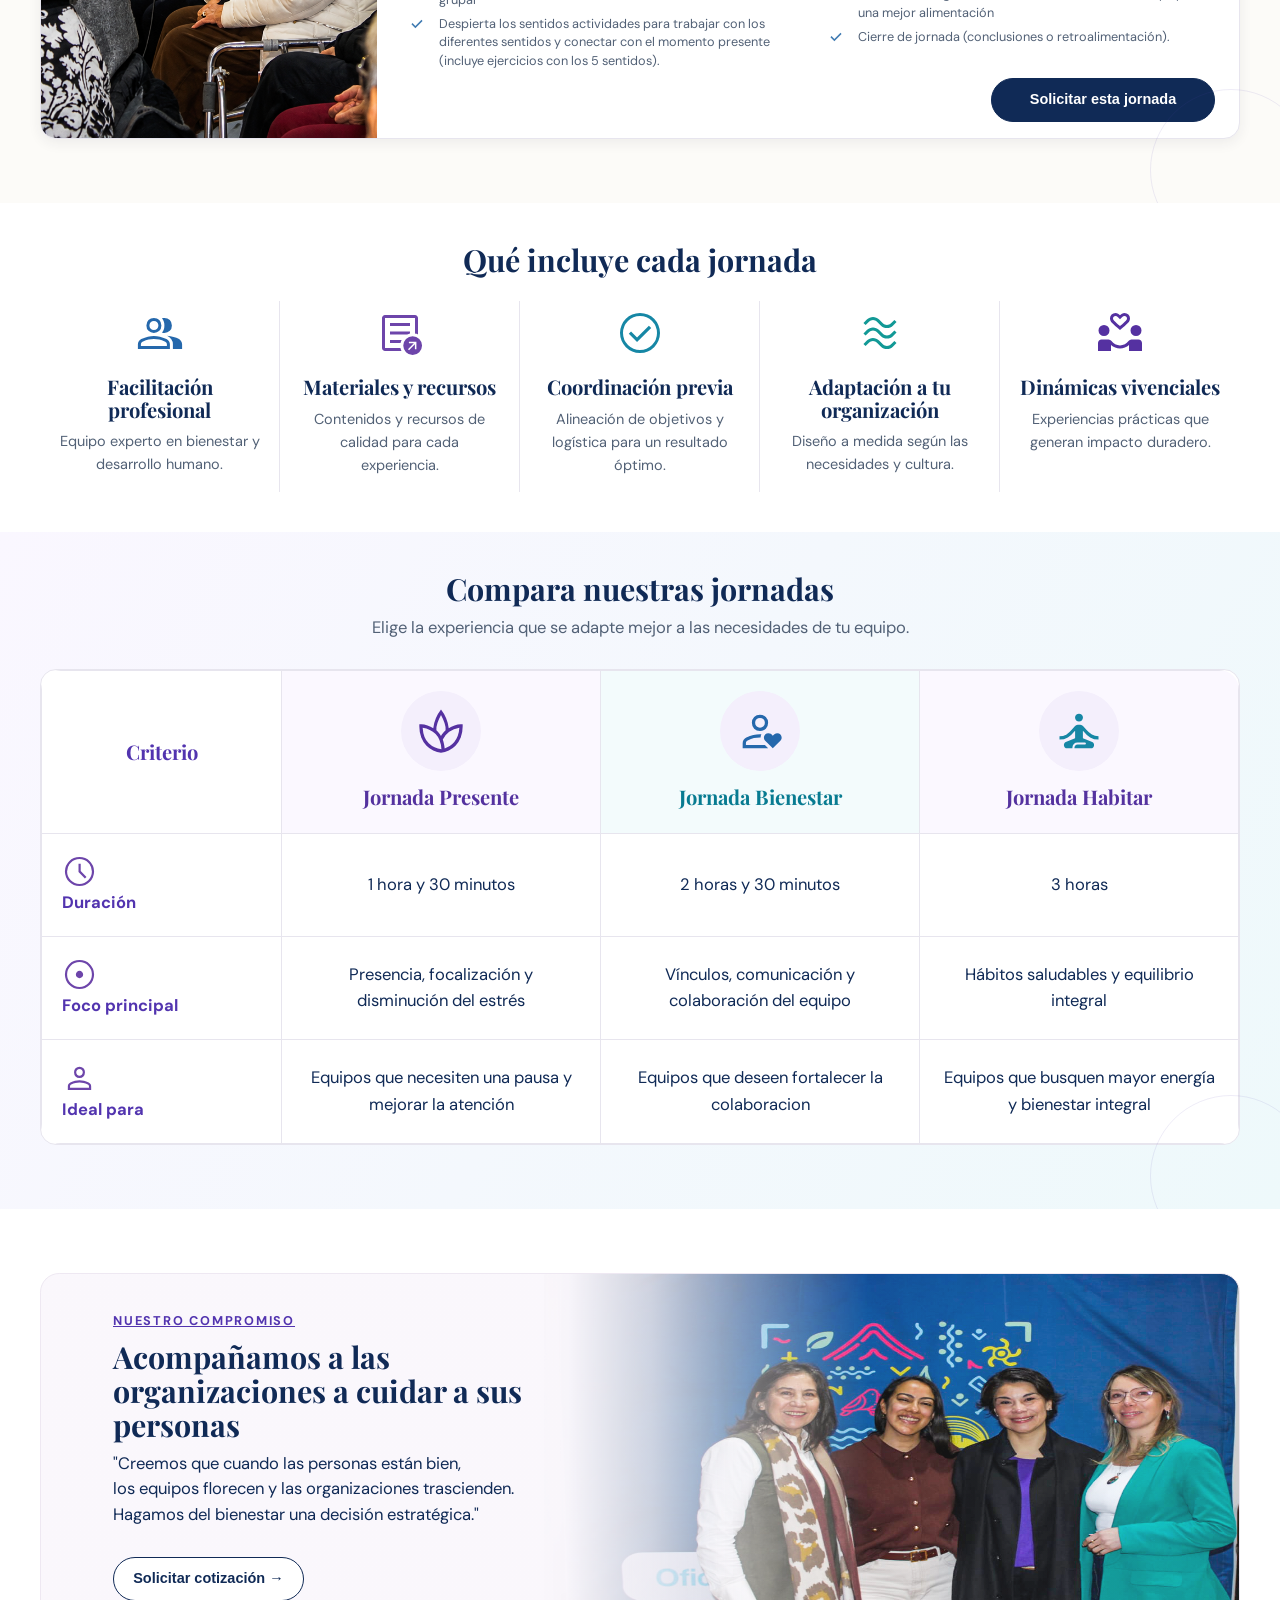
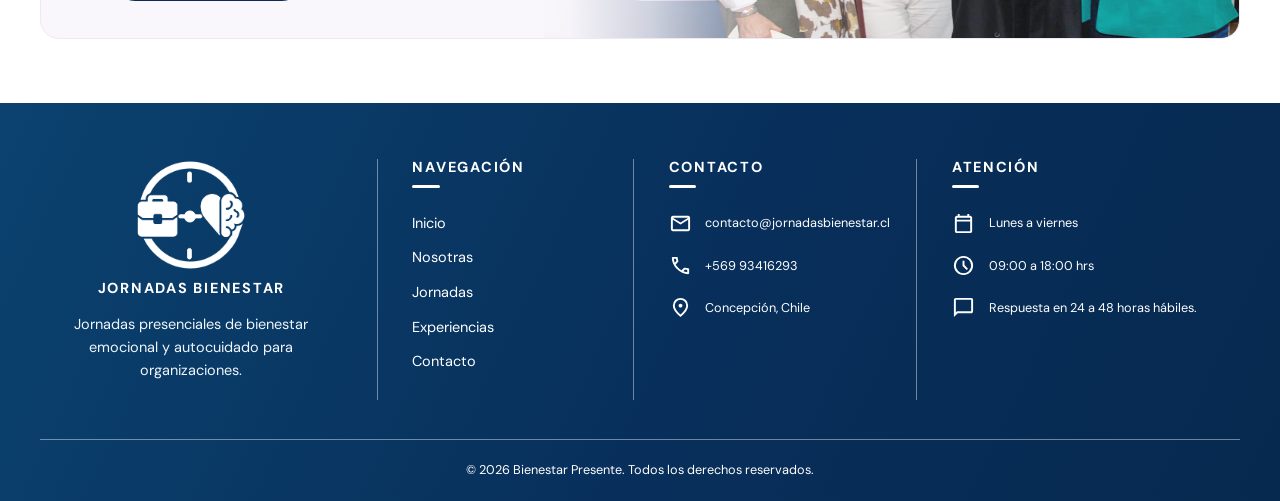
<file: jornadas/index.html>
<!doctype html>
<html lang="es">
  <head>
    <meta charset="utf-8" />
    <meta name="viewport" content="width=device-width,initial-scale=1" />
    <!-- SEO: Bienestar Presente -->
    <title>Jornadas de bienestar para empresas en Biobío | Bienestar Presente</title>
    <meta name="description" content="Programas presenciales de bienestar laboral, autocuidado, manejo del estrés y colaboración para empresas, municipios y colegios de Concepción y Chile." />
    <meta name="robots" content="index, follow, max-image-preview:large, max-snippet:-1, max-video-preview:-1" />
    <meta name="author" content="Bienestar Presente" />
    <meta name="application-name" content="Bienestar Presente" />
    <link rel="canonical" href="https://www.jornadasbienestar.cl/jornadas/" />
    <link rel="alternate" hreflang="es-CL" href="https://www.jornadasbienestar.cl/jornadas/" />
    <link rel="alternate" hreflang="x-default" href="https://www.jornadasbienestar.cl/jornadas/" />

    <!-- Reemplaza este valor con el código entregado por Google Search Console. -->
    <meta name="google-site-verification" content="TU_CODIGO_DE_GOOGLE_SEARCH_CONSOLE" />

    <!-- Vista previa al compartir en redes y mensajería. -->
    <meta property="og:type" content="website" />
    <meta property="og:locale" content="es_CL" />
    <meta property="og:site_name" content="Bienestar Presente" />
    <meta property="og:title" content="Jornadas de bienestar para empresas en Biobío | Bienestar Presente" />
    <meta property="og:description" content="Programas presenciales de bienestar laboral, autocuidado, manejo del estrés y colaboración para empresas, municipios y colegios de Concepción y Chile." />
    <meta property="og:url" content="https://www.jornadasbienestar.cl/jornadas/" />
    <meta property="og:image" content="https://www.jornadasbienestar.cl/imagenes/imagenes/pagina%20jornadas/hero-jornadas.png" />
    <meta property="og:image:alt" content="Jornada de bienestar laboral de Bienestar Presente" />
    <meta name="twitter:card" content="summary_large_image" />
    <meta name="twitter:title" content="Jornadas de bienestar para empresas en Biobío | Bienestar Presente" />
    <meta name="twitter:description" content="Programas presenciales de bienestar laboral, autocuidado, manejo del estrés y colaboración para empresas, municipios y colegios de Concepción y Chile." />
    <meta name="twitter:image" content="https://www.jornadasbienestar.cl/imagenes/imagenes/pagina%20jornadas/hero-jornadas.png" />

    <!-- Datos estructurados Schema.org en el formato recomendado JSON-LD. -->
    <script type="application/ld+json">
      {
        "@context": "https://schema.org",
        "@graph": [
          {
            "@type": "Organization",
            "@id": "https://www.jornadasbienestar.cl/#organization",
            "name": "Bienestar Presente",
            "alternateName": "Jornadas Bienestar",
            "url": "https://www.jornadasbienestar.cl/",
            "logo": {
              "@type": "ImageObject",
              "url": "https://www.jornadasbienestar.cl/imagenes/imagenes/Logo.png"
            },
            "image": "https://www.jornadasbienestar.cl/imagenes/imagenes/Logo.png",
            "description": "Organización dedicada a jornadas de bienestar laboral, autocuidado, salud emocional y colaboración para organizaciones y equipos de trabajo.",
            "email": "contacto@jornadasbienestar.cl",
            "location": {
              "@type": "Place",
              "address": {
                "@type": "PostalAddress",
                "addressLocality": "Concepción",
                "addressRegion": "Región del Biobío",
                "addressCountry": "CL"
              }
            },
            "areaServed": [
              {
                "@type": "AdministrativeArea",
                "name": "Provincia de Concepción"
              },
              {
                "@type": "AdministrativeArea",
                "name": "Región del Biobío"
              },
              {
                "@type": "Country",
                "name": "Chile"
              }
            ],
            "audience": {
              "@type": "Audience",
              "audienceType": "Empresas, municipios, colegios y trabajadores"
            }
          },
          {
            "@type": "WebSite",
            "@id": "https://www.jornadasbienestar.cl/#website",
            "url": "https://www.jornadasbienestar.cl/",
            "name": "Bienestar Presente",
            "alternateName": "Jornadas Bienestar",
            "inLanguage": "es-CL",
            "publisher": {
              "@id": "https://www.jornadasbienestar.cl/#organization"
            }
          },
          {
            "@type": "Service",
            "@id": "https://www.jornadasbienestar.cl/#jornadas-bienestar-laboral",
            "name": "Jornadas de bienestar laboral",
            "serviceType": "Jornadas presenciales de bienestar emocional, autocuidado y colaboración organizacional",
            "description": "Experiencias adaptadas para fortalecer el bienestar, el autocuidado, la salud emocional y la colaboración de equipos de trabajo.",
            "provider": {
              "@id": "https://www.jornadasbienestar.cl/#organization"
            },
            "areaServed": [
              {
                "@type": "AdministrativeArea",
                "name": "Provincia de Concepción"
              },
              {
                "@type": "AdministrativeArea",
                "name": "Región del Biobío"
              },
              {
                "@type": "Country",
                "name": "Chile"
              }
            ],
            "audience": {
              "@type": "Audience",
              "audienceType": "Empresas, municipios, colegios y trabajadores"
            },
            "hasOfferCatalog": {
              "@type": "OfferCatalog",
              "name": "Programas de bienestar laboral",
              "itemListElement": [
                {
                  "@type": "Offer",
                  "itemOffered": {
                    "@type": "Service",
                    "name": "Jornada Presente"
                  }
                },
                {
                  "@type": "Offer",
                  "itemOffered": {
                    "@type": "Service",
                    "name": "Jornada Bienestar"
                  }
                },
                {
                  "@type": "Offer",
                  "itemOffered": {
                    "@type": "Service",
                    "name": "Jornada Habitar"
                  }
                }
              ]
            }
          },
          {
            "@type": "CollectionPage",
            "@id": "https://www.jornadasbienestar.cl/jornadas/#webpage",
            "url": "https://www.jornadasbienestar.cl/jornadas/",
            "name": "Jornadas de bienestar para empresas en Biobío | Bienestar Presente",
            "description": "Programas presenciales de bienestar laboral, autocuidado, manejo del estrés y colaboración para empresas, municipios y colegios de Concepción y Chile.",
            "inLanguage": "es-CL",
            "isPartOf": {
              "@id": "https://www.jornadasbienestar.cl/#website"
            },
            "about": {
              "@id": "https://www.jornadasbienestar.cl/#jornadas-bienestar-laboral"
            },
            "primaryImageOfPage": {
              "@type": "ImageObject",
              "url": "https://www.jornadasbienestar.cl/imagenes/imagenes/pagina%20jornadas/hero-jornadas.png"
            }
          },
          {
            "@type": "BreadcrumbList",
            "@id": "https://www.jornadasbienestar.cl/jornadas/#breadcrumb",
            "itemListElement": [
              {
                "@type": "ListItem",
                "position": 1,
                "name": "Inicio",
                "item": "https://www.jornadasbienestar.cl/"
              },
              {
                "@type": "ListItem",
                "position": 2,
                "name": "Jornadas de bienestar para empresas en Biobío",
                "item": "https://www.jornadasbienestar.cl/jornadas/"
              }
            ]
          }
        ]
      }
    </script>
    <!-- /SEO: Bienestar Presente -->

<link rel="icon" type="image/png" sizes="16x16" href="../imagenes/imagenes/favicon-16x16.png" />
    <link rel="icon" type="image/png" sizes="32x32" href="../imagenes/imagenes/favicon-32x32.png" />
    <link rel="icon" type="image/png" sizes="192x192" href="../imagenes/imagenes/android-chrome-192x192.png" />
    <link rel="icon" type="image/png" sizes="512x512" href="../imagenes/imagenes/android-chrome-512x512.png" />
    <link rel="apple-touch-icon" sizes="180x180" href="../imagenes/imagenes/apple-touch-icon.png" />
    <link rel="shortcut icon" type="image/png" href="../imagenes/imagenes/favicon.ico.png" />
    <link rel="manifest" href="../site.webmanifest" />
    <meta name="theme-color" content="#234B78" />
    <link rel="stylesheet" href="../assets/css/styles.css?v=8" />
  </head>
  <body data-page="jornadas" class="journeys-page">
    <a class="skip" href="#contenido">Saltar al contenido</a>
    <header class="site-header">
      <div class="container nav-wrap">
        <a
          class="brand-logo"
          href="/"
          aria-label="Jornadas Bienestar, inicio"
        >
          <img src="../imagenes/imagenes/Logo.png" alt="Bienestar Presente" />
          <span class="brand-name" aria-hidden="true">
            <span class="brand-name__jornadas">Jornadas</span>
            <span class="brand-name__bienestar">Bienestar</span>
          </span>
        </a>
        <button
          class="nav-toggle"
          aria-expanded="false"
          aria-controls="main-nav"
          aria-label="Abrir menú"
        >
          ☰
        </button>
        <nav aria-label="Navegación principal">
          <ul class="nav-list" id="main-nav">
            <li>
              <a href="/">Inicio</a>
            </li>
            <li>
              <a href="/nosotras/">Nosotras</a>
            </li>
            <li>
              <a href="/jornadas/" aria-current="page">Jornadas</a>
            </li>
            <li>
              <a href="/experiencias/">Experiencias</a>
            </li>
            <li>
              <a href="/contacto/">Contacto</a>
            </li>
            <li>
              <a class="button" href="/contacto/">Solicitar cotización</a>
            </li>
          </ul>
        </nav>
      </div>
    </header>
    <main id="contenido">
      <section class="hero">
        <div class="hero-grid">
          <div class="hero-copy">
            <p class="hero-kicker">Jornadas</p>
            <h1>Elige la jornada adecuada para tu equipo</h1>
            <p>
              Tres experiencias diseñadas para fortalecer el bienestar, la
              conexión y la cultura organizacional.
            </p>
            <div class="hero-actions">
              <a class="button" href="/contacto/">Solicitar cotización</a>
              <a class="button button--ghost" href="#programas">Ver jornadas</a>
            </div>
          </div>
          <div class="hero-media">
            <img
              src="../imagenes/imagenes/pagina jornadas/hero-jornadas.png"
              alt="Jornada presencial para un equipo"
            />
          </div>
        </div>
      </section>
      <section id="programas" class="section section--soft journey-programs">
        <div class="container center">
          <p class="eyebrow">Experiencias transformadoras</p>
          <h2>
            Programas vivenciales para fortalecer el bienestar y la colaboración
          </h2>
          <p class="lead">
            Experiencias creadas para generar impacto real en las personas y los
            equipos.
          </p>
          <div class="grid grid-3">
            <article class="card program-card journey-program-1">
              <img
                src="../imagenes/imagenes/pagina jornadas/jornada presente.png"
                alt="Jornada Presente"
              />
              <div class="content">
                <span class="journey-program-icon"
                  ><img
                    src="../imagenes/iconos/pagina jornadas/spa_48dp_5531A1_FILL0_wght400_GRAD0_opsz48.svg"
                    alt=""
                /></span>
                <h3>Jornada Presente</h3>
                <p>
                  Manejo del estrés, atención plena y herramientas practicas de
                  autorregulacion para enfocarnos en el presente y en nuestras
                  emociones.
                </p>
                <div class="journey-program-meta">
                  <span
                    ><img
                      src="../imagenes/iconos/pagina%20jornadas/schedule_24dp_5531A1_FILL0_wght400_GRAD0_opsz24.svg"
                      alt=""
                    />1 h y 30 min</span
                  >
                  <span
                    ><img
                      src="../imagenes/iconos/pagina%20jornadas/computer_24dp_5531A1_FILL0_wght400_GRAD0_opsz24.svg"
                      alt=""
                    />Presencial o virtual</span
                  >
                </div>
                <a href="#journey-1">Conocer más →</a>
              </div>
            </article>
            <article class="card program-card featured journey-program-2">
              <span class="recommended">★ Recomendada</span>
              <img
                src="../imagenes/imagenes/pagina jornadas/jornada bienestar.png"
                alt="Jornada Bienestar"
              />
              <div class="content">
                <span class="journey-program-icon"
                  ><img
                    src="../imagenes/iconos/pagina%20jornadas/person_heart_48dp_2568AC_FILL0_wght400_GRAD0_opsz48.svg"
                    alt=""
                /></span>
                <h3>Jornada Bienestar</h3>
                <p>
                  Habitos saludables, atención plena y equilibrio para potenciar
                  el bienestar integral del equipo.
                </p>
                <div class="journey-program-meta">
                  <span
                    ><img
                      src="../imagenes/iconos/pagina%20jornadas/schedule_24dp_FFFFFF_FILL0_wght400_GRAD0_opsz24.svg"
                      alt=""
                    />2 h y 30 min</span
                  >
                  <span
                    ><img
                      src="../imagenes/iconos/pagina%20jornadas/computer_24dp_2568AC_FILL0_wght400_GRAD0_opsz24.svg"
                      alt=""
                    />Presencial o virtual</span
                  >
                </div>
                <a href="#journey-2">Conocer más →</a>
              </div>
            </article>
            <article class="card program-card journey-program-3">
              <img
                src="../imagenes/imagenes/pagina jornadas/jornada habitar.png"
                alt="Jornada Habitar"
              />
              <div class="content">
                <span class="journey-program-icon"
                  ><img
                    src="../imagenes/iconos/pagina jornadas/self_improvement_48dp_1687A5_FILL0_wght400_GRAD0_opsz48.svg"
                    alt=""
                /></span>
                <h3>Jornada Habitar</h3>
                <p>
                  Entornos de trabajo conscientes y equipos de trabajo
                  organizacional que inspira y cuida.
                </p>
                <div class="journey-program-meta">
                  <span
                    ><img
                      src="../imagenes/iconos/pagina%20jornadas/schedule_24dp_1687A5_FILL0_wght400_GRAD0_opsz24.svg"
                      alt=""
                    />3 h</span
                  >
                  <span
                    ><img
                      src="../imagenes/iconos/pagina%20jornadas/computer_24dp_1687A5_FILL0_wght400_GRAD0_opsz24.svg"
                      alt=""
                    />Presencial o virtual</span
                  >
                </div>
                <a href="#journey-3">Conocer más →</a>
              </div>
            </article>
          </div>
        </div>
      </section>
      <section class="section methodology-section">
        <div class="container center">
          <h2>Nuestra metodología</h2>
          <p class="lead">
            Un proceso claro, medible y centrado en las personas.
          </p>
          <div class="steps">
            <div class="step">
              <b
                ><span>1</span
                ><img
                  src="../imagenes/iconos/pagina%20jornadas/search_48dp_5531A1_FILL0_wght400_GRAD0_opsz48.svg"
                  alt=""
              /></b>
              <h3>Diagnóstico</h3>
              <p>
                Evaluamos necesidades y objetivos de tu organización de trabajo.
              </p>
            </div>
            <div class="step">
              <b
                ><span>2</span
                ><img
                  src="../imagenes/iconos/pagina%20jornadas/stylus_note_48dp_5531A1_FILL0_wght400_GRAD0_opsz48.svg"
                  alt=""
              /></b>
              <h3>Diseño</h3>
              <p>
                Creamos un plan personalizado y alineado a los objetivos que se
                quieren trabajar.
              </p>
            </div>
            <div class="step">
              <b
                ><span>3</span
                ><img
                  src="../imagenes/iconos/pagina%20jornadas/group_add_48dp_5531A1_FILL0_wght400_GRAD0_opsz48.svg"
                  alt=""
              /></b>
              <h3>Ejecución</h3>
              <p>
                Facilitamos programas prácticos con psicoeducación y brindamos
                herramientas reales de bienestar.
              </p>
            </div>
            <div class="step">
              <b
                ><span>4</span
                ><img
                  src="../imagenes/iconos/pagina jornadas/finance_mode_48dp_5531A1_FILL0_wght400_GRAD0_opsz48.svg"
                  alt=""
              /></b>
              <h3>Medición</h3>
              <p>
                Medimos resultados e impacto cualitativo con indicadores clave.
              </p>
            </div>
            <div class="step">
              <b
                ><span>5</span
                ><img
                  src="../imagenes/iconos/pagina jornadas/verified_user_48dp_5531A1_FILL0_wght400_GRAD0_opsz48.svg"
                  alt=""
              /></b>
              <h3>Sostenibilidad</h3>
              <p>Acompañamos para potenciar el bienestar.</p>
            </div>
          </div>
        </div>
      </section>
      <section class="section section--soft journey-details">
        <div class="container">
          <article class="card journey-row" id="journey-1">
            <img
              src="../imagenes/imagenes/pagina jornadas/jornada presente.png"
              alt="Participante practicando atención plena"
            />
            <div>
              <h2>
                Jornada Presente <span class="pill">1 hora y 30 minutos</span>
              </h2>
              <p>
                Conectar con el presente a través de herramientas prácticas y
                reducir el estrés para mejorar la atención.
              </p>
              <div class="journey-columns">
                <div>
                  <h3>Qué incluye</h3>
                  <ul>
                    <li>◉ <span>Facilitación profesional</span></li>
                    <li>◉ <span>Materiales y guía</span></li>
                    <li>◉ <span>Recursos digitales</span></li>
                    <li>◉ <span>Espacios seguros</span></li>
                  </ul>
                </div>
                <div>
                  <h3>Actividades</h3>
                  <ul>
                    <li>
                      ✓
                      <span
                        >Charla de Neurociencia e inteligencia emocional</span
                      >
                    </li>
                    <li>
                      ✓
                      <span
                        >Ejercicios de activación: Ejercicios de flexibilidad,
                        movimiento o dinámicas corporales</span
                      >
                    </li>
                    <li>
                      ✓
                      <span
                        >Trabajo en equipo: dinámicas para potenciar el trabajo
                        grupal
                      </span>
                    </li>
                    <li>
                      ✓
                      <span
                        >Despierta los sentidos: actividades para trabajar con
                        los diferentes sentidos y conectar con el momento
                        presente (incluye ejercicios con 2 sentidos)</span
                      >
                    </li>
                    <li>
                      ✓
                      <span
                        >Relajación: Herramienta practica para ingresar a un
                        estado de relajación</span
                      >
                    </li>
                    <li>
                      ✓
                      <span
                        >Cierre de jornada (conclusiones o
                        retroalimentación)</span
                      >
                    </li>
                  </ul>
                </div>
                <div>
                  <h3>Objetivos</h3>
                  <ul>
                    <li>✓ <span>Reducir el estrés</span></li>
                    <li>✓ <span>Mejorar la atención</span></li>
                    <li>✓ <span>Promover el autocuidado</span></li>
                    <li>✓ <span>Integrar herramientas prácticas</span></li>
                  </ul>
                </div>
              </div>
              <a class="button" href="/contacto/">Solicitar esta jornada</a>
            </div>
          </article>
          <article class="card journey-row" id="journey-2">
            <img
              src="../imagenes/imagenes/pagina jornadas/jornada bienestar.png"
              alt="Equipo participando en dinámica grupal"
            />
            <div>
              <h2>
                Jornada Bienestar<span class="pill">2 horas y 30 minutos</span>
              </h2>
              <p>
                Fortalecer la comunicación, la confianza y el sentido de
                pertenencia para potenciar equipos colaborativos y más
                conectados.
              </p>
              <div class="journey-columns">
                <div>
                  <h3>Qué incluye</h3>
                  <ul>
                    <li>◉ <span>Facilitación profesional</span></li>
                    <li>◉ <span>Dinámicas participativas</span></li>
                    <li>◉ <span>Materiales y recursos</span></li>
                    <li>◉ <span>Cierre y reflexión</span></li>
                  </ul>
                </div>
                <div>
                  <h3>Actividades</h3>
                  <ul>
                    <li>
                      ✓
                      <span
                        >Charla de Neurociencia e inteligencia emocional</span
                      >
                    </li>
                    <li>
                      ✓
                      <span
                        >Ejercicios de activación: ejercicios de flexibilidad,
                        movimiento o dinámicas corporales</span
                      >
                    </li>
                    <li>
                      ✓
                      <span
                        >Trabajo en equipo (dinámicas): dinámicas para potenciar
                        el trabajo grupal</span
                      >
                    </li>
                    <li>
                      ✓
                      <span
                        >Despierta los sentidos: actividades para trabajar con
                        los diferentes sentidos y conectar con el momento
                        presente (incluye ejercicios con 3 sentidos)</span
                      >
                    </li>
                    <li>
                      ✓
                      <span
                        >Visualización: herramienta practica para ingresar a un
                        estado de relajación
                      </span>
                    </li>
                    <li>
                      ✓
                      <span
                        >Relajación: Ejercicios y herramientas prácticas de
                        respiración</span
                      >
                    </li>
                    <li>
                      ✓
                      <span
                        >Cierre de jornada (conclusiones o
                        retroalimentación)</span
                      >
                    </li>
                  </ul>
                </div>
                <div>
                  <h3>Objetivos</h3>
                  <ul>
                    <li>✓ <span>Mejorar la comunicación</span></li>
                    <li>✓ <span>Fortalecer la confianza</span></li>
                    <li>✓ <span>Promover ambientes seguros</span></li>
                    <li>✓ <span>Impulsar la colaboración</span></li>
                  </ul>
                </div>
              </div>
              <a class="button" href="/contacto/">Solicitar esta jornada</a>
            </div>
          </article>
          <article class="card journey-row" id="journey-3">
            <img
              src="../imagenes/imagenes/pagina jornadas/jornada habitar.png"
              alt="Personas realizando una práctica de bienestar"
            />
            <div>
              <h2>Jornada Habitar<span class="pill">3 horas</span></h2>
              <p>
                Potenciar hábitos saludables y un equilibrio integral para mayor
                energía y un bienestar sostenible a lo largo del tiempo.
              </p>
              <div class="journey-columns">
                <div>
                  <h3>Qué incluye</h3>
                  <ul>
                    <li>◉ <span>Facilitación profesional</span></li>
                    <li>◉ <span>Materiales y recursos</span></li>
                    <li>◉ <span>Evaluación de bienestar</span></li>
                    <li>◉ <span>Seguimiento opcional</span></li>
                  </ul>
                </div>
                <div>
                  <h3>Actividades</h3>
                  <ul>
                    <li>
                      ✓
                      <span
                        >Charla de Neurociencia e inteligencia emocional</span
                      >
                    </li>
                    <li>
                      ✓
                      <span
                        >Ejercicios de activación corporal: flexibilidad,
                        movimiento o dinámicas corporales</span
                      >
                    </li>
                    <li>✓ <span>Gestión emocional</span></li>
                    <li>
                      ✓
                      <span
                        >Trabajo en equipo: dinámicas para potenciar el trabajo
                        grupal
                      </span>
                    </li>
                    <li>
                      ✓
                      <span
                        >Despierta los sentidos actividades para trabajar con
                        los diferentes sentidos y conectar con el momento
                        presente (incluye ejercicios con los 5 sentidos).</span
                      >
                    </li>
                    <li>
                      ✓
                      <span
                        >El poder de la respiración: Ejercicios y herramientas
                        prácticas de respiración</span
                      >
                    </li>
                    <li>
                      ✓
                      <span
                        >Sonoterapia: música con diferentes sonidos, para
                        ingresar al estado de relajación</span
                      >
                    </li>
                    <li>
                      ✓
                      <span
                        >Relajación: actividades prácticas de relajación
                      </span>
                    </li>
                    <li>
                      ✓
                      <span
                        >Nutrición inteligente: Charla en donde se ofrezcan tips
                        para una mejor alimentación</span
                      >
                    </li>
                    <li>
                      ✓
                      <span
                        >Cierre de jornada (conclusiones o
                        retroalimentación).</span
                      >
                    </li>
                  </ul>
                </div>
                <div>
                  <h3>Objetivos</h3>
                  <ul>
                    <li>✓ <span>Fomentar hábitos saludables</span></li>
                    <li>
                      ✓ <span>Mejorar el bienestar físico y emocional </span>
                    </li>
                    <li>✓ <span>Mejorar la colaboración del equipo</span></li>
                    <li>✓ <span>Reducir el estrés y la ansiedad</span></li>
                  </ul>
                </div>
              </div>
              <a class="button" href="/contacto/">Solicitar esta jornada</a>
            </div>
          </article>
        </div>
      </section>
      <section class="section journey-includes">
        <div class="container center">
          <h2>Qué incluye cada jornada</h2>
          <div class="grid grid-4">
            <article class="card">
              <div class="card-icon">
                <img
                  src="../imagenes/iconos/pagina%20jornadas/group_48dp_2568AC_FILL0_wght400_GRAD0_opsz48.svg"
                  alt=""
                />
              </div>
              <h3>Facilitación profesional</h3>
              <p>Equipo experto en bienestar y desarrollo humano.</p>
            </article>
            <article class="card">
              <div class="card-icon">
                <img
                  src="../imagenes/iconos/pagina%20jornadas/export_notes_48dp_6D45AA_FILL0_wght400_GRAD0_opsz48.svg"
                  alt=""
                />
              </div>
              <h3>Materiales y recursos</h3>
              <p>Contenidos y recursos de calidad para cada experiencia.</p>
            </article>
            <article class="card">
              <div class="card-icon">
                <img
                  src="../imagenes/iconos/pagina%20jornadas/check_circle_48dp_1687A5_FILL0_wght400_GRAD0_opsz48.svg"
                  alt=""
                />
              </div>
              <h3>Coordinación previa</h3>
              <p>
                Alineación de objetivos y logística para un resultado óptimo.
              </p>
            </article>
            <article class="card">
              <div class="card-icon">
                <img
                  src="../imagenes/iconos/pagina%20jornadas/airwave_48dp_129996_FILL0_wght400_GRAD0_opsz48.svg"
                  alt=""
                />
              </div>
              <h3>Adaptación a tu organización</h3>
              <p>Diseño a medida según las necesidades y cultura.</p>
            </article>
            <article class="card">
              <div class="card-icon">
                <img
                  src="../imagenes/iconos/pagina%20jornadas/partner_heart_48dp_5531A1_FILL0_wght400_GRAD0_opsz48.svg"
                  alt=""
                />
              </div>
              <h3>Dinámicas vivenciales</h3>
              <p>Experiencias prácticas que generan impacto duradero.</p>
            </article>
          </div>
        </div>
      </section>
      <section class="section section--soft journey-comparison">
        <div class="container">
          <div class="center">
            <h2>Compara nuestras jornadas</h2>
            <p>
              Elige la experiencia que se adapte mejor a las necesidades de tu
              equipo.
            </p>
          </div>
          <div class="comparison">
            <table>
              <thead>
                <tr>
                  <th>Criterio</th>
                  <th>
                    <span
                      ><img
                        src="../imagenes/iconos/pagina%20jornadas/spa_48dp_5531A1_FILL0_wght400_GRAD0_opsz48.svg"
                        alt="" /></span
                    >Jornada Presente
                  </th>
                  <th>
                    <span
                      ><img
                        src="../imagenes/iconos/pagina%20jornadas/person_heart_48dp_2568AC_FILL0_wght400_GRAD0_opsz48.svg"
                        alt="" /></span
                    >Jornada Bienestar
                  </th>
                  <th>
                    <span
                      ><img
                        src="../imagenes/iconos/pagina%20jornadas/self_improvement_48dp_1687A5_FILL0_wght400_GRAD0_opsz48.svg"
                        alt="" /></span
                    >Jornada Habitar
                  </th>
                </tr>
              </thead>
              <tbody>
                <tr>
                  <th>
                    <img
                      src="../imagenes/iconos/pagina%20jornadas/schedule_48dp_6D45AA_FILL0_wght400_GRAD0_opsz48.svg"
                      alt=""
                    />
                    <span>Duración</span>
                  </th>
                  <td>1 hora y 30 minutos</td>
                  <td>2 horas y 30 minutos</td>
                  <td>3 horas</td>
                </tr>
                <tr>
                  <th>
                    <img
                      src="../imagenes/iconos/pagina%20jornadas/adjust_48dp_6D45AA_FILL0_wght400_GRAD0_opsz48.svg"
                      alt=""
                    />
                    <span>Foco principal</span>
                  </th>
                  <td>Presencia, focalización y disminución del estrés</td>
                  <td>Vínculos, comunicación y colaboración del equipo</td>
                  <td>Hábitos saludables y equilibrio integral</td>
                </tr>
                <tr>
                  <th>
                    <img
                      src="../imagenes/iconos/pagina%20jornadas/person_48dp_6D45AA_FILL0_wght400_GRAD0_opsz48.svg"
                      alt=""
                    />
                    <span>Ideal para</span>
                  </th>
                  <td>Equipos que necesiten una pausa y mejorar la atención</td>
                  <td>Equipos que deseen fortalecer la colaboracion</td>
                  <td>
                    Equipos que busquen mayor energía y bienestar integral
                  </td>
                </tr>
              </tbody>
            </table>
          </div>
        </div>
      </section>
      <section class="section">
        <div class="container cta about-commitment">
          <div>
            <p class="eyebrow">Nuestro compromiso</p>
            <h2>Acompañamos a las organizaciones a cuidar a sus personas</h2>
            <p>
              "Creemos que cuando las personas están bien,<br />los equipos
              florecen y las organizaciones trascienden.<br />Hagamos del
              bienestar una decisión estratégica."
            </p>
            <a class="button button--ghost" href="/contacto/"
              >Solicitar cotización →</a
            >
          </div>
        </div>
      </section>
    </main>
    <footer class="site-footer">
      <div class="container">
        <div class="footer-grid">
          <section class="footer-brand" aria-label="Bienestar Presente">
            <a class="footer-brand-link" href="/">
              <img
                class="footer-brand-icon"
                src="../imagenes/imagenes/Logo_blanco.png"
                alt=""
                aria-hidden="true"
              />
              <span>JORNADAS BIENESTAR</span>
            </a>
            <p>
              Jornadas presenciales de bienestar emocional y autocuidado para
              organizaciones.
            </p>
            <div class="footer-socials" aria-label="Redes y contacto">
              <span class="footer-social" aria-label="Instagram">◎</span>
              <span
                class="footer-social footer-social--linkedin"
                aria-label="LinkedIn"
                >in</span
              >
              <a
                class="footer-social"
                href="mailto:contacto@jornadasbienestar.cl"
                aria-label="Enviar correo"
              >
                <img
                  src="../imagenes/iconos/footer/mail_24dp_FFFFFF_FILL0_wght400_GRAD0_opsz24.svg"
                  alt=""
                  aria-hidden="true"
                />
              </a>
            </div>
          </section>
          <section class="footer-column">
            <h2 class="footer-title">Navegación</h2>
            <div class="footer-links">
              <a href="/">Inicio</a>
              <a href="/nosotras/">Nosotras</a>
              <a href="/jornadas/">Jornadas</a>
              <a href="/experiencias/">Experiencias</a>
              <a href="/contacto/">Contacto</a>
            </div>
          </section>
          <section class="footer-column">
            <h2 class="footer-title">Contacto</h2>
            <div class="footer-info-list">
              <a
                class="footer-info"
                href="mailto:contacto@jornadasbienestar.cl"
              >
                <img
                  src="../imagenes/iconos/footer/mail_24dp_FFFFFF_FILL0_wght400_GRAD0_opsz24.svg"
                  alt=""
                  aria-hidden="true"
                />
                <span>contacto@jornadasbienestar.cl</span>
              </a>
              <a class="footer-info" href="tel:+56993416293">
                <img
                  src="../imagenes/iconos/footer/call_24dp_FFFFFF_FILL0_wght400_GRAD0_opsz24.svg"
                  alt=""
                  aria-hidden="true"
                />
                <span>+569 93416293</span>
              </a>
              <div class="footer-info">
                <img
                  src="../imagenes/iconos/footer/location_on_24dp_FFFFFF_FILL0_wght400_GRAD0_opsz24.svg"
                  alt=""
                  aria-hidden="true"
                />
                <span>Concepción, Chile</span>
              </div>
            </div>
          </section>
          <section class="footer-column">
            <h2 class="footer-title">Atención</h2>
            <div class="footer-info-list">
              <div class="footer-info">
                <img
                  src="../imagenes/iconos/footer/calendar_today_24dp_FFFFFF_FILL0_wght400_GRAD0_opsz24.svg"
                  alt=""
                  aria-hidden="true"
                />
                <span>Lunes a viernes</span>
              </div>
              <div class="footer-info">
                <img
                  src="../imagenes/iconos/footer/schedule_24dp_FFFFFF_FILL0_wght400_GRAD0_opsz24.svg"
                  alt=""
                  aria-hidden="true"
                />
                <span>09:00 a 18:00 hrs</span>
              </div>
              <div class="footer-info">
                <img
                  src="../imagenes/iconos/footer/chat_bubble_24dp_FFFFFF_FILL0_wght400_GRAD0_opsz24.svg"
                  alt=""
                  aria-hidden="true"
                />
                <span>Respuesta en 24 a 48 horas hábiles.</span>
              </div>
            </div>
          </section>
        </div>
        <div class="copyright">
          <p>© 2026 Bienestar Presente. Todos los derechos reservados.</p>
        </div>
      </div>
    </footer>
    <script src="../assets/js/main.js?v=2"></script>
  </body>
</html>
</file>
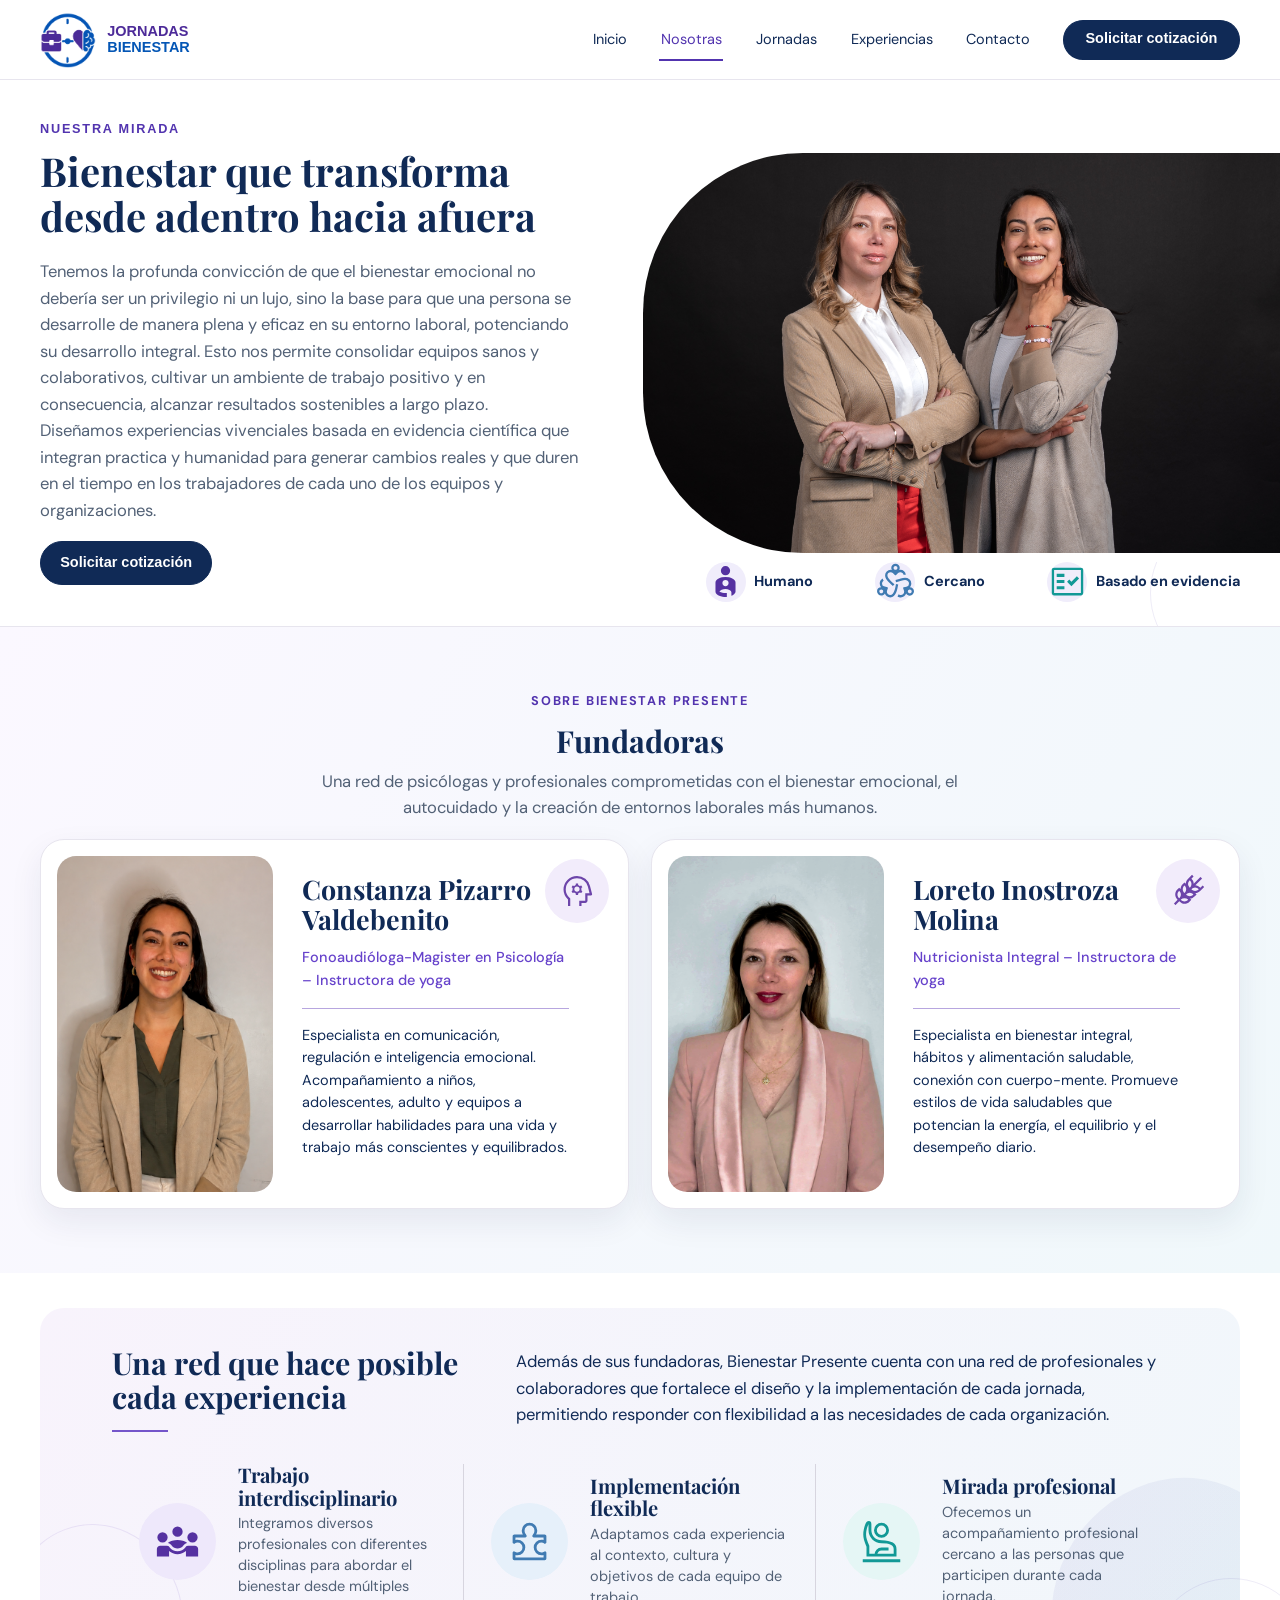
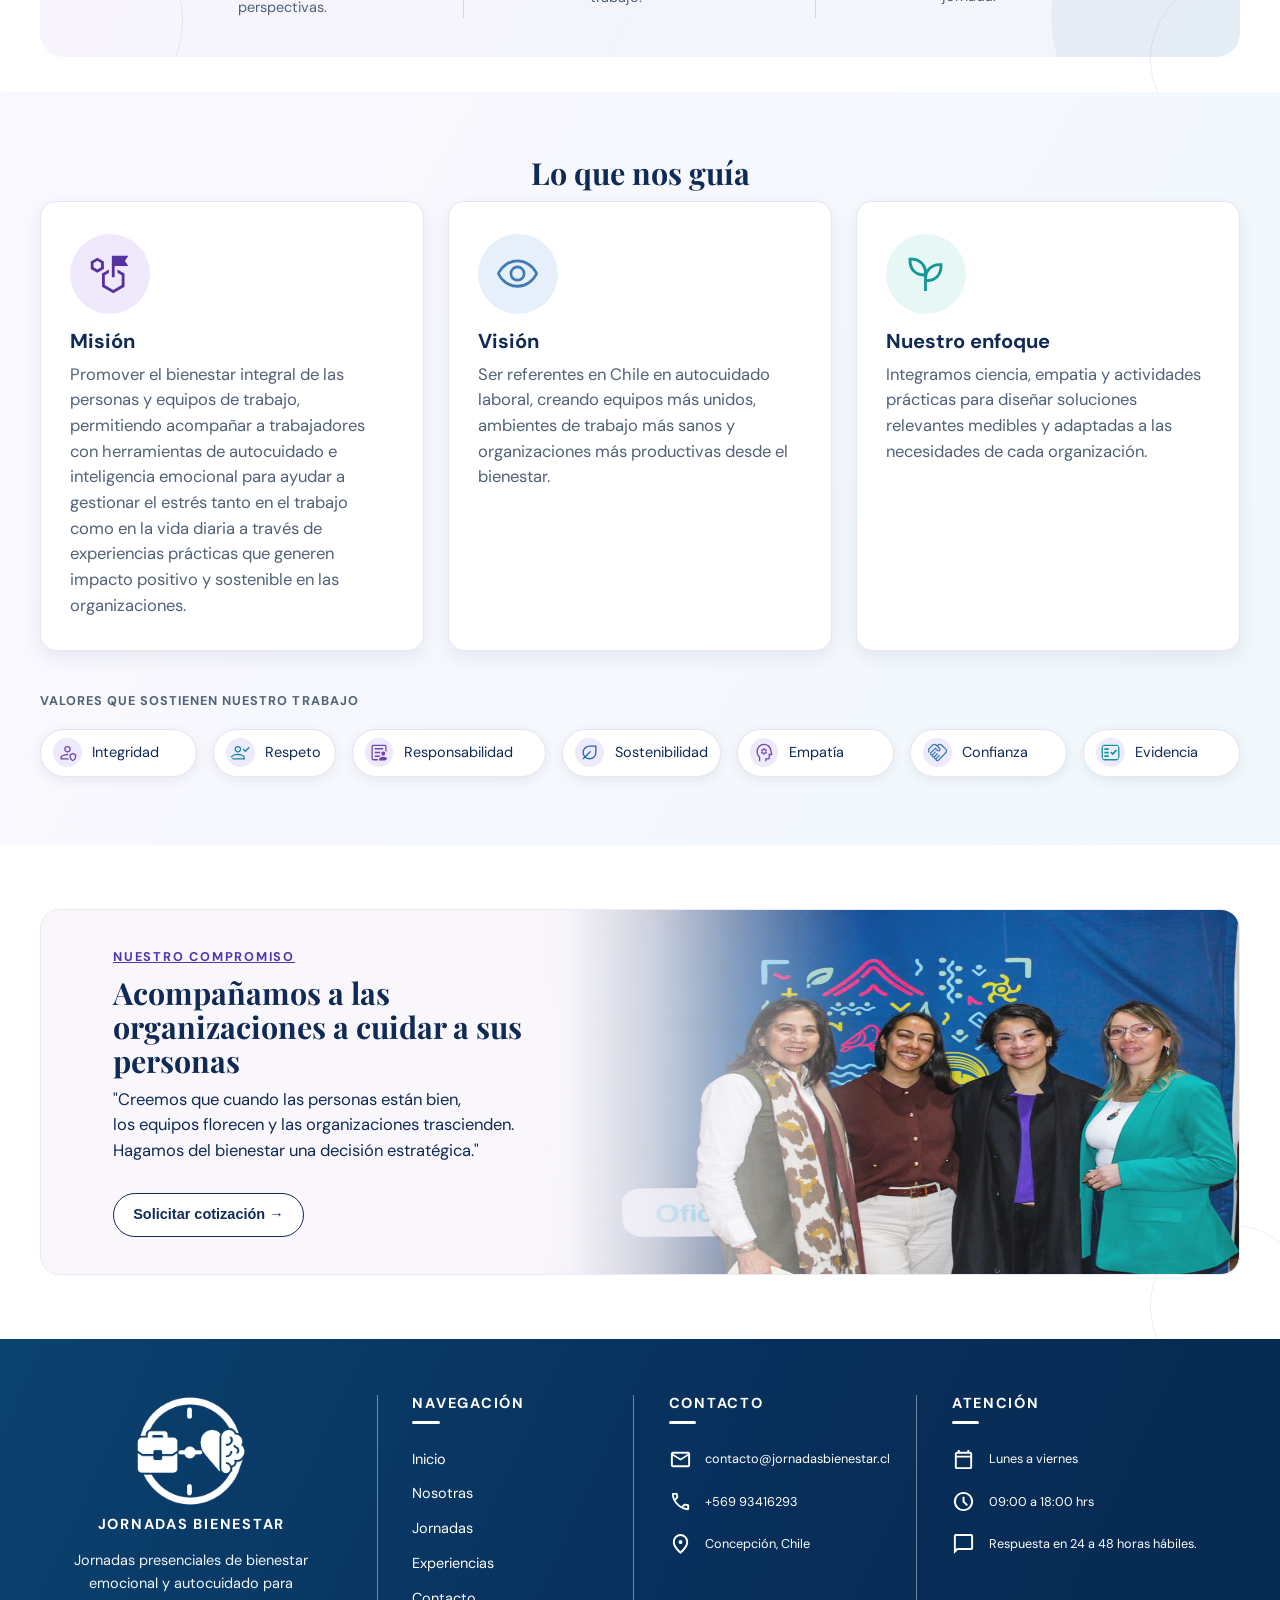
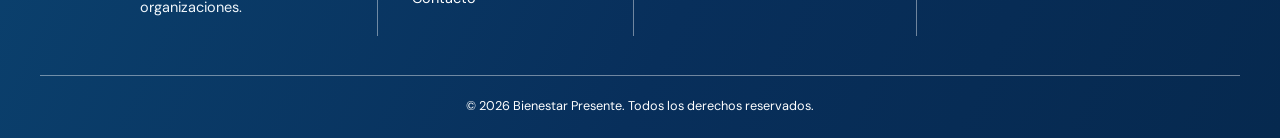
<file: nosotras/index.html>
<!doctype html>
<html lang="es">
  <head>
    <meta charset="utf-8" />
    <meta name="viewport" content="width=device-width,initial-scale=1" />
    <!-- SEO: Bienestar Presente -->
    <title>
      Equipo de bienestar laboral en Concepción | Bienestar Presente
    </title>
    <meta
      name="description"
      content="Conoce al equipo que diseña jornadas de bienestar emocional y autocuidado para empresas, municipios, colegios y trabajadores de Biobío y Chile."
    />
    <meta
      name="robots"
      content="index, follow, max-image-preview:large, max-snippet:-1, max-video-preview:-1"
    />
    <meta name="author" content="Bienestar Presente" />
    <meta name="application-name" content="Bienestar Presente" />
    <link rel="canonical" href="https://www.jornadasbienestar.cl/nosotras/" />
    <link
      rel="alternate"
      hreflang="es-CL"
      href="https://www.jornadasbienestar.cl/nosotras/"
    />
    <link
      rel="alternate"
      hreflang="x-default"
      href="https://www.jornadasbienestar.cl/nosotras/"
    />

    <!-- Reemplaza este valor con el código entregado por Google Search Console. -->
    <meta
      name="google-site-verification"
      content="TU_CODIGO_DE_GOOGLE_SEARCH_CONSOLE"
    />

    <!-- Vista previa al compartir en redes y mensajería. -->
    <meta property="og:type" content="website" />
    <meta property="og:locale" content="es_CL" />
    <meta property="og:site_name" content="Bienestar Presente" />
    <meta
      property="og:title"
      content="Equipo de bienestar laboral en Concepción | Bienestar Presente"
    />
    <meta
      property="og:description"
      content="Conoce al equipo que diseña jornadas de bienestar emocional y autocuidado para empresas, municipios, colegios y trabajadores de Biobío y Chile."
    />
    <meta
      property="og:url"
      content="https://www.jornadasbienestar.cl/nosotras/"
    />
    <meta
      property="og:image"
      content="https://www.jornadasbienestar.cl/imagenes/imagenes/pagina%20nosotras/hero-nosotras.png"
    />
    <meta
      property="og:image:alt"
      content="Jornada de bienestar laboral de Bienestar Presente"
    />
    <meta name="twitter:card" content="summary_large_image" />
    <meta
      name="twitter:title"
      content="Equipo de bienestar laboral en Concepción | Bienestar Presente"
    />
    <meta
      name="twitter:description"
      content="Conoce al equipo que diseña jornadas de bienestar emocional y autocuidado para empresas, municipios, colegios y trabajadores de Biobío y Chile."
    />
    <meta
      name="twitter:image"
      content="https://www.jornadasbienestar.cl/imagenes/imagenes/pagina%20nosotras/hero-nosotras.png"
    />

    <!-- Datos estructurados Schema.org en el formato recomendado JSON-LD. -->
    <script type="application/ld+json">
      {
        "@context": "https://schema.org",
        "@graph": [
          {
            "@type": "Organization",
            "@id": "https://www.jornadasbienestar.cl/#organization",
            "name": "Bienestar Presente",
            "alternateName": "Jornadas Bienestar",
            "url": "https://www.jornadasbienestar.cl/",
            "logo": {
              "@type": "ImageObject",
              "url": "https://www.jornadasbienestar.cl/imagenes/imagenes/Logo.png"
            },
            "image": "https://www.jornadasbienestar.cl/imagenes/imagenes/Logo.png",
            "description": "Organización dedicada a jornadas de bienestar laboral, autocuidado, salud emocional y colaboración para organizaciones y equipos de trabajo.",
            "email": "contacto@jornadasbienestar.cl",
            "location": {
              "@type": "Place",
              "address": {
                "@type": "PostalAddress",
                "addressLocality": "Concepción",
                "addressRegion": "Región del Biobío",
                "addressCountry": "CL"
              }
            },
            "areaServed": [
              {
                "@type": "AdministrativeArea",
                "name": "Provincia de Concepción"
              },
              {
                "@type": "AdministrativeArea",
                "name": "Región del Biobío"
              },
              {
                "@type": "Country",
                "name": "Chile"
              }
            ],
            "audience": {
              "@type": "Audience",
              "audienceType": "Empresas, municipios, colegios y trabajadores"
            }
          },
          {
            "@type": "WebSite",
            "@id": "https://www.jornadasbienestar.cl/#website",
            "url": "https://www.jornadasbienestar.cl/",
            "name": "Bienestar Presente",
            "alternateName": "Jornadas Bienestar",
            "inLanguage": "es-CL",
            "publisher": {
              "@id": "https://www.jornadasbienestar.cl/#organization"
            }
          },
          {
            "@type": "Service",
            "@id": "https://www.jornadasbienestar.cl/#jornadas-bienestar-laboral",
            "name": "Jornadas de bienestar laboral",
            "serviceType": "Jornadas presenciales de bienestar emocional, autocuidado y colaboración organizacional",
            "description": "Experiencias adaptadas para fortalecer el bienestar, el autocuidado, la salud emocional y la colaboración de equipos de trabajo.",
            "provider": {
              "@id": "https://www.jornadasbienestar.cl/#organization"
            },
            "areaServed": [
              {
                "@type": "AdministrativeArea",
                "name": "Provincia de Concepción"
              },
              {
                "@type": "AdministrativeArea",
                "name": "Región del Biobío"
              },
              {
                "@type": "Country",
                "name": "Chile"
              }
            ],
            "audience": {
              "@type": "Audience",
              "audienceType": "Empresas, municipios, colegios y trabajadores"
            },
            "hasOfferCatalog": {
              "@type": "OfferCatalog",
              "name": "Programas de bienestar laboral",
              "itemListElement": [
                {
                  "@type": "Offer",
                  "itemOffered": {
                    "@type": "Service",
                    "name": "Jornada Presente"
                  }
                },
                {
                  "@type": "Offer",
                  "itemOffered": {
                    "@type": "Service",
                    "name": "Jornada Bienestar"
                  }
                },
                {
                  "@type": "Offer",
                  "itemOffered": {
                    "@type": "Service",
                    "name": "Jornada Habitar"
                  }
                }
              ]
            }
          },
          {
            "@type": "AboutPage",
            "@id": "https://www.jornadasbienestar.cl/nosotras/#webpage",
            "url": "https://www.jornadasbienestar.cl/nosotras/",
            "name": "Equipo de bienestar laboral en Concepción | Bienestar Presente",
            "description": "Conoce al equipo que diseña jornadas de bienestar emocional y autocuidado para empresas, municipios, colegios y trabajadores de Biobío y Chile.",
            "inLanguage": "es-CL",
            "isPartOf": {
              "@id": "https://www.jornadasbienestar.cl/#website"
            },
            "about": {
              "@id": "https://www.jornadasbienestar.cl/#jornadas-bienestar-laboral"
            },
            "primaryImageOfPage": {
              "@type": "ImageObject",
              "url": "https://www.jornadasbienestar.cl/imagenes/imagenes/pagina%20nosotras/hero-nosotras.png"
            }
          },
          {
            "@type": "BreadcrumbList",
            "@id": "https://www.jornadasbienestar.cl/nosotras/#breadcrumb",
            "itemListElement": [
              {
                "@type": "ListItem",
                "position": 1,
                "name": "Inicio",
                "item": "https://www.jornadasbienestar.cl/"
              },
              {
                "@type": "ListItem",
                "position": 2,
                "name": "Equipo de bienestar laboral en Concepción",
                "item": "https://www.jornadasbienestar.cl/nosotras/"
              }
            ]
          }
        ]
      }
    </script>
    <!-- /SEO: Bienestar Presente -->

    <link
      rel="icon"
      type="image/png"
      sizes="16x16"
      href="../imagenes/imagenes/favicon-16x16.png"
    />
    <link
      rel="icon"
      type="image/png"
      sizes="32x32"
      href="../imagenes/imagenes/favicon-32x32.png"
    />
    <link
      rel="icon"
      type="image/png"
      sizes="192x192"
      href="../imagenes/imagenes/android-chrome-192x192.png"
    />
    <link
      rel="icon"
      type="image/png"
      sizes="512x512"
      href="../imagenes/imagenes/android-chrome-512x512.png"
    />
    <link
      rel="apple-touch-icon"
      sizes="180x180"
      href="../imagenes/imagenes/apple-touch-icon.png"
    />
    <link
      rel="shortcut icon"
      type="image/png"
      href="../imagenes/imagenes/favicon.ico.png"
    />
    <link rel="manifest" href="../site.webmanifest" />
    <meta name="theme-color" content="#234B78" />
    <link rel="stylesheet" href="../assets/css/styles.css?v=8" />
  </head>
  <body data-page="nosotras">
    <a class="skip" href="#contenido">Saltar al contenido</a>
    <header class="site-header">
      <div class="container nav-wrap">
        <a class="brand-logo" href="/" aria-label="Jornadas Bienestar, inicio">
          <img src="../imagenes/imagenes/Logo.png" alt="Bienestar Presente" />
          <span class="brand-name" aria-hidden="true">
            <span class="brand-name__jornadas">Jornadas</span>
            <span class="brand-name__bienestar">Bienestar</span>
          </span>
        </a>
        <button
          class="nav-toggle"
          aria-expanded="false"
          aria-controls="main-nav"
          aria-label="Abrir menú"
        >
          ☰
        </button>
        <nav aria-label="Navegación principal">
          <ul class="nav-list" id="main-nav">
            <li>
              <a href="/">Inicio</a>
            </li>
            <li>
              <a href="/nosotras/" aria-current="page">Nosotras</a>
            </li>
            <li>
              <a href="/jornadas/">Jornadas</a>
            </li>
            <li>
              <a href="/experiencias/">Experiencias</a>
            </li>
            <li>
              <a href="/contacto/">Contacto</a>
            </li>
            <li>
              <a class="button" href="/contacto/">Solicitar cotización</a>
            </li>
          </ul>
        </nav>
      </div>
    </header>
    <main id="contenido">
      <section class="hero">
        <div class="hero-grid">
          <div class="hero-copy">
            <p class="hero-kicker">Nuestra mirada</p>
            <h1>Bienestar que transforma desde adentro hacia afuera</h1>
            <p>
              Tenemos la profunda convicción de que el bienestar emocional no
              debería ser un privilegio ni un lujo, sino la base para que una
              persona se desarrolle de manera plena y eficaz en su entorno
              laboral, potenciando su desarrollo integral. Esto nos permite
              consolidar equipos sanos y colaborativos, cultivar un ambiente de
              trabajo positivo y en consecuencia, alcanzar resultados
              sostenibles a largo plazo. <br />
              Diseñamos experiencias vivenciales basada en evidencia científica
              que integran practica y humanidad para generar cambios reales y
              que duren en el tiempo en los trabajadores de cada uno de los
              equipos y organizaciones.
            </p>
            <a class="button" href="/contacto/">Solicitar cotización</a>
          </div>
          <div class="hero-media">
            <img
              src="../imagenes/imagenes/pagina nosotras/hero_nosotras.jpeg"
              alt="Facilitadora conversando con un equipo"
            />
          </div>
        </div>
      </section>
      <section class="trait-strip">
        <div class="container">
          <span>
            <b
              ><img
                src="../imagenes/iconos/pagina%20nosotras/account_child_invert_48dp_5531A1_FILL0_wght400_GRAD0_opsz48.svg"
                alt=""
            /></b>
            Humano</span
          >
          <span>
            <b
              ><img
                src="../imagenes/iconos/pagina%20nosotras/diversity_2_48dp_407BB2_FILL0_wght400_GRAD0_opsz48.svg"
                alt=""
            /></b>
            Cercano</span
          >
          <span>
            <b
              ><img
                src="../imagenes/iconos/pagina%20nosotras/fact_check_48dp_129996_FILL0_wght400_GRAD0_opsz48.svg"
                alt=""
            /></b>
            Basado en evidencia</span
          >
        </div>
      </section>
      <section class="section section--soft">
        <div class="container">
          <div class="center">
            <p class="eyebrow">Sobre Bienestar Presente</p>
            <h2>Fundadoras</h2>
            <p class="lead">
              Una red de psicólogas y profesionales comprometidas con el
              bienestar emocional, el autocuidado y la creación de entornos
              laborales más humanos.
            </p>
          </div>
          <div class="founders">
            <article class="card founder founder-card-1">
              <img
                src="../imagenes/imagenes/pagina nosotras/Foto cony.png"
                alt="Retrato de una fundadora de Bienestar Presente"
              />
              <div>
                <h3>Constanza Pizarro Valdebenito</h3>
                <p class="eyebrow">
                  Fonoaudióloga-Magister en Psicología – Instructora de yoga
                </p>
                <p>
                  Especialista en comunicación, regulación e inteligencia
                  emocional. Acompañamiento a niños, adolescentes, adulto y
                  equipos a desarrollar habilidades para una vida y trabajo más
                  conscientes y equilibrados.
                </p>
              </div>
              <span class="founder-symbol"
                ><img
                  src="../imagenes/iconos/pagina nosotras/psychology_48dp_6D45AA_FILL0_wght400_GRAD0_opsz48.svg"
                  alt=""
              /></span>
            </article>
            <article class="card founder founder-card-2">
              <img
                src="../imagenes/imagenes/pagina nosotras/FOTO LORE.png"
                alt="Retrato de una fundadora de Bienestar Presente"
              />
              <div>
                <h3>Loreto Inostroza Molina</h3>
                <p class="eyebrow">
                  Nutricionista Integral – Instructora de yoga
                </p>
                <p>
                  Especialista en bienestar integral, hábitos y alimentación
                  saludable, conexión con cuerpo-mente. Promueve estilos de vida
                  saludables que potencian la energía, el equilibrio y el
                  desempeño diario.
                </p>
              </div>
              <span class="founder-symbol"
                ><img
                  src="../imagenes/iconos/pagina nosotras/wheat_48dp_6D45AA_FILL0_wght400_GRAD0_opsz48.svg"
                  alt=""
              /></span>
            </article>
          </div>
        </div>
      </section>
      <section class="section network-section">
        <div class="container network-panel">
          <div class="center">
            <h2>Una red que hace posible cada experiencia</h2>
            <p class="lead">
              Además de sus fundadoras, Bienestar Presente cuenta con una red de
              profesionales y colaboradores que fortalece el diseño y la
              implementación de cada jornada, permitiendo responder con
              flexibilidad a las necesidades de cada organización.
            </p>
          </div>
          <div class="grid grid-3">
            <article class="card">
              <div class="card-icon">
                <img
                  src="../imagenes/iconos/pagina%20nosotras/diversity_3_48dp_5531A1_FILL0_wght400_GRAD0_opsz48.svg"
                  alt=""
                />
              </div>
              <h3>Trabajo interdisciplinario</h3>
              <p>
                Integramos diversos profesionales con diferentes disciplinas
                para abordar el bienestar desde múltiples perspectivas.
              </p>
            </article>
            <article class="card">
              <div class="card-icon">
                <img
                  src="../imagenes/iconos/pagina%20nosotras/toys_and_games_48dp_407BB2_FILL0_wght400_GRAD0_opsz48.svg"
                  alt=""
                />
              </div>
              <h3>Implementación flexible</h3>
              <p>
                Adaptamos cada experiencia al contexto, cultura y objetivos de
                cada equipo de trabajo.
              </p>
            </article>
            <article class="card">
              <div class="card-icon">
                <img
                  src="../imagenes/iconos/pagina%20nosotras/person_raised_hand_48dp_129996_FILL0_wght400_GRAD0_opsz48.svg"
                  alt=""
                />
              </div>
              <h3>Mirada profesional</h3>
              <p>
                Ofecemos un acompañamiento profesional cercano a las personas
                que participen durante cada jornada.
              </p>
            </article>
          </div>
        </div>
      </section>
      <section class="section section--soft guides-section">
        <div class="container center">
          <h2>Lo que nos guía</h2>
          <div class="grid grid-3">
            <article class="card">
              <div class="card-icon">
                <img
                  src="../imagenes/iconos/pagina nosotras/strategy_48dp_5531A1_FILL0_wght400_GRAD0_opsz48.svg"
                  alt=""
                />
              </div>
              <h3>Misión</h3>
              <p>
                Promover el bienestar integral de las personas y equipos de
                trabajo, permitiendo acompañar a trabajadores con herramientas
                de autocuidado e inteligencia emocional para ayudar a gestionar
                el estrés tanto en el trabajo como en la vida diaria a través de
                experiencias prácticas que generen impacto positivo y sostenible
                en las organizaciones.
              </p>
            </article>
            <article class="card">
              <div class="card-icon">
                <img
                  src="../imagenes/iconos/pagina%20nosotras/visibility_48dp_407BB2_FILL0_wght400_GRAD0_opsz48.svg"
                  alt=""
                />
              </div>
              <h3>Visión</h3>
              <p>
                Ser referentes en Chile en autocuidado laboral, creando equipos
                más unidos, ambientes de trabajo más sanos y organizaciones más
                productivas desde el bienestar.
              </p>
            </article>
            <article class="card">
              <div class="card-icon">
                <img
                  src="../imagenes/iconos/pagina%20nosotras/psychiatry_48dp_129996_FILL0_wght400_GRAD0_opsz48.svg"
                  alt=""
                />
              </div>
              <h3>Nuestro enfoque</h3>
              <p>
                Integramos ciencia, empatia y actividades prácticas para diseñar
                soluciones relevantes medibles y adaptadas a las necesidades de
                cada organización.
              </p>
            </article>
          </div>
          <p class="values-label">Valores que sostienen nuestro trabajo</p>
          <div class="values">
            <span class="value"
              ><img
                src="../imagenes/iconos/pagina%20nosotras/person_shield_48dp_6D45AA_FILL0_wght400_GRAD0_opsz48.svg"
                alt=""
              />Integridad</span
            >
            <span class="value"
              ><img
                src="../imagenes/iconos/pagina%20nosotras/person_check_48dp_1687A5_FILL0_wght400_GRAD0_opsz48.svg"
                alt=""
              />Respeto</span
            >
            <span class="value"
              ><img
                src="../imagenes/iconos/pagina%20nosotras/article_person_48dp_6D45AA_FILL0_wght400_GRAD0_opsz48.svg"
                alt=""
              />Responsabilidad</span
            >
            <span class="value"
              ><img
                src="../imagenes/iconos/pagina%20nosotras/nest_eco_leaf_48dp_2568AC_FILL0_wght400_GRAD0_opsz48.svg"
                alt=""
              />Sostenibilidad</span
            >
            <span class="value"
              ><img
                src="../imagenes/iconos/pagina%20nosotras/psychology_48dp_6D45AA_FILL0_wght400_GRAD0_opsz48.svg"
                alt=""
              />Empatía</span
            >
            <span class="value"
              ><img
                src="../imagenes/iconos/pagina%20nosotras/handshake_48dp_407BB2_FILL0_wght400_GRAD0_opsz48.svg"
                alt=""
              />Confianza</span
            >
            <span class="value"
              ><img
                src="../imagenes/iconos/pagina%20nosotras/fact_check_48dp_129996_FILL0_wght400_GRAD0_opsz48.svg"
                alt=""
              />Evidencia</span
            >
          </div>
        </div>
      </section>
      <section class="section">
        <div class="container cta about-commitment">
          <div>
            <p class="eyebrow">Nuestro compromiso</p>
            <h2>Acompañamos a las organizaciones a cuidar a sus personas</h2>
            <p>
              "Creemos que cuando las personas están bien,<br />los equipos
              florecen y las organizaciones trascienden.<br />Hagamos del
              bienestar una decisión estratégica."
            </p>
            <a class="button button--ghost" href="/contacto/"
              >Solicitar cotización →</a
            >
          </div>
        </div>
      </section>
    </main>
    <footer class="site-footer">
      <div class="container">
        <div class="footer-grid">
          <section class="footer-brand" aria-label="Bienestar Presente">
            <a class="footer-brand-link" href="/">
              <img
                class="footer-brand-icon"
                src="../imagenes/imagenes/Logo_blanco.png"
                alt=""
                aria-hidden="true"
              />
              <span>JORNADAS BIENESTAR</span>
            </a>
            <p>
              Jornadas presenciales de bienestar emocional y autocuidado para
              organizaciones.
            </p>
            <div class="footer-socials" aria-label="Redes y contacto">
              <span class="footer-social" aria-label="Instagram">◎</span>
              <span
                class="footer-social footer-social--linkedin"
                aria-label="LinkedIn"
                >in</span
              >
              <a
                class="footer-social"
                href="mailto:contacto@jornadasbienestar.cl"
                aria-label="Enviar correo"
              >
                <img
                  src="../imagenes/iconos/footer/mail_24dp_FFFFFF_FILL0_wght400_GRAD0_opsz24.svg"
                  alt=""
                  aria-hidden="true"
                />
              </a>
            </div>
          </section>
          <section class="footer-column">
            <h2 class="footer-title">Navegación</h2>
            <div class="footer-links">
              <a href="/">Inicio</a>
              <a href="/nosotras/">Nosotras</a>
              <a href="/jornadas/">Jornadas</a>
              <a href="/experiencias/">Experiencias</a>
              <a href="/contacto/">Contacto</a>
            </div>
          </section>
          <section class="footer-column">
            <h2 class="footer-title">Contacto</h2>
            <div class="footer-info-list">
              <a
                class="footer-info"
                href="mailto:contacto@jornadasbienestar.cl"
              >
                <img
                  src="../imagenes/iconos/footer/mail_24dp_FFFFFF_FILL0_wght400_GRAD0_opsz24.svg"
                  alt=""
                  aria-hidden="true"
                />
                <span>contacto@jornadasbienestar.cl</span>
              </a>
              <a class="footer-info" href="tel:+56993416293">
                <img
                  src="../imagenes/iconos/footer/call_24dp_FFFFFF_FILL0_wght400_GRAD0_opsz24.svg"
                  alt=""
                  aria-hidden="true"
                />
                <span>+569 93416293</span>
              </a>
              <div class="footer-info">
                <img
                  src="../imagenes/iconos/footer/location_on_24dp_FFFFFF_FILL0_wght400_GRAD0_opsz24.svg"
                  alt=""
                  aria-hidden="true"
                />
                <span>Concepción, Chile</span>
              </div>
            </div>
          </section>
          <section class="footer-column">
            <h2 class="footer-title">Atención</h2>
            <div class="footer-info-list">
              <div class="footer-info">
                <img
                  src="../imagenes/iconos/footer/calendar_today_24dp_FFFFFF_FILL0_wght400_GRAD0_opsz24.svg"
                  alt=""
                  aria-hidden="true"
                />
                <span>Lunes a viernes</span>
              </div>
              <div class="footer-info">
                <img
                  src="../imagenes/iconos/footer/schedule_24dp_FFFFFF_FILL0_wght400_GRAD0_opsz24.svg"
                  alt=""
                  aria-hidden="true"
                />
                <span>09:00 a 18:00 hrs</span>
              </div>
              <div class="footer-info">
                <img
                  src="../imagenes/iconos/footer/chat_bubble_24dp_FFFFFF_FILL0_wght400_GRAD0_opsz24.svg"
                  alt=""
                  aria-hidden="true"
                />
                <span>Respuesta en 24 a 48 horas hábiles.</span>
              </div>
            </div>
          </section>
        </div>
        <div class="copyright">
          <p>© 2026 Bienestar Presente. Todos los derechos reservados.</p>
        </div>
      </div>
    </footer>
    <script src="../assets/js/main.js?v=2"></script>
  </body>
</html>
</file>
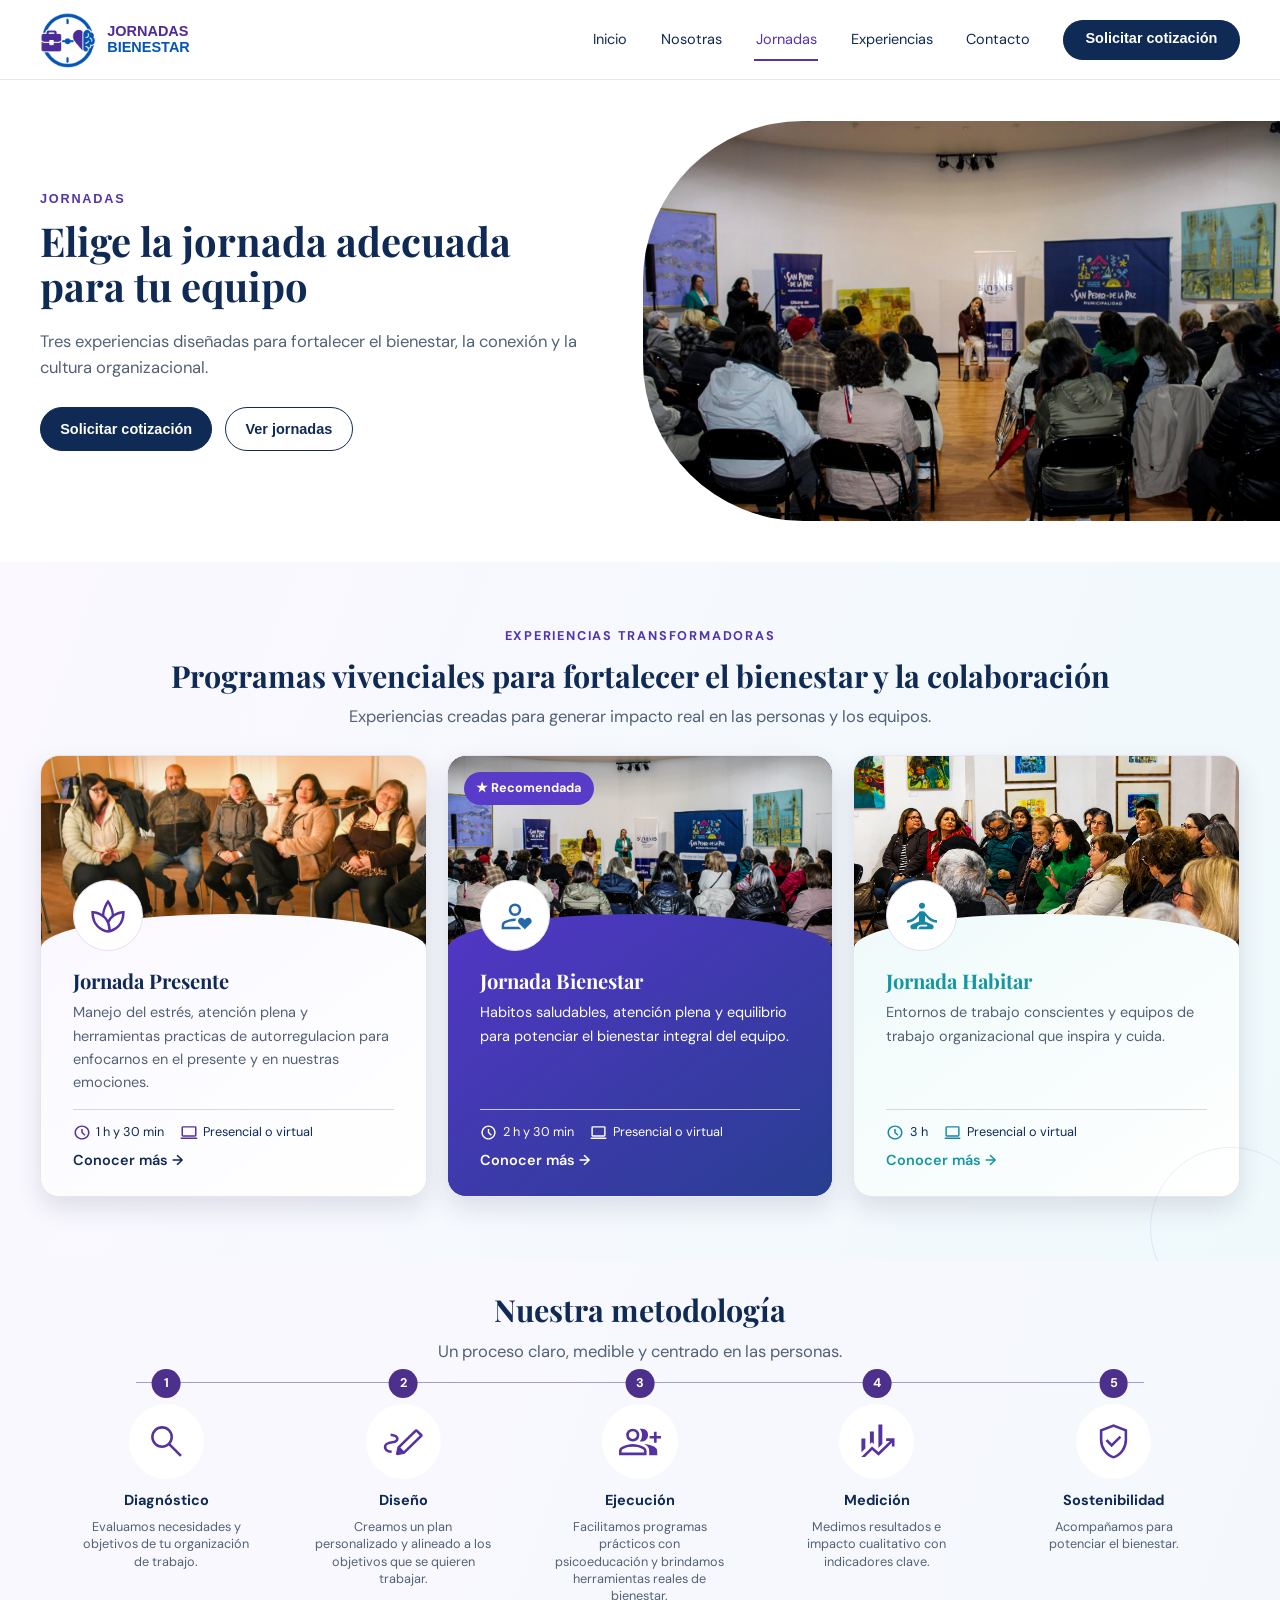
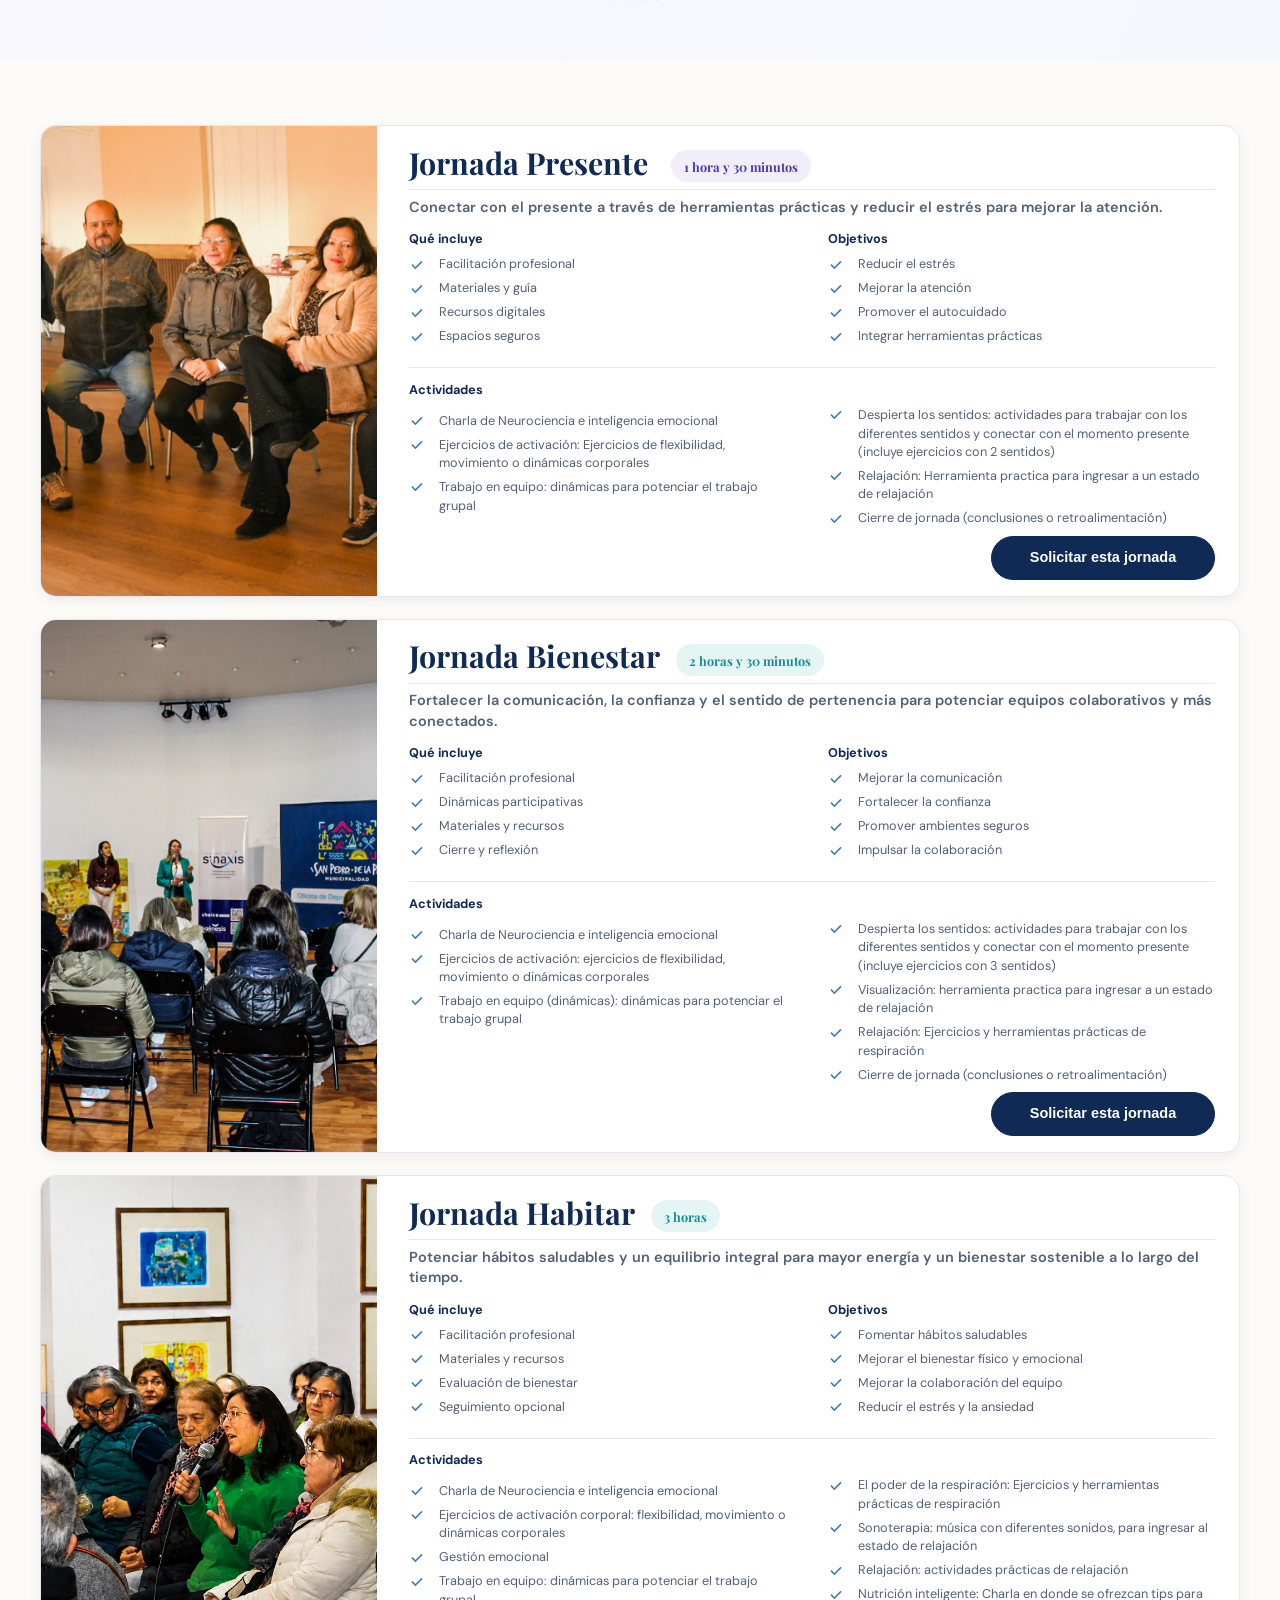
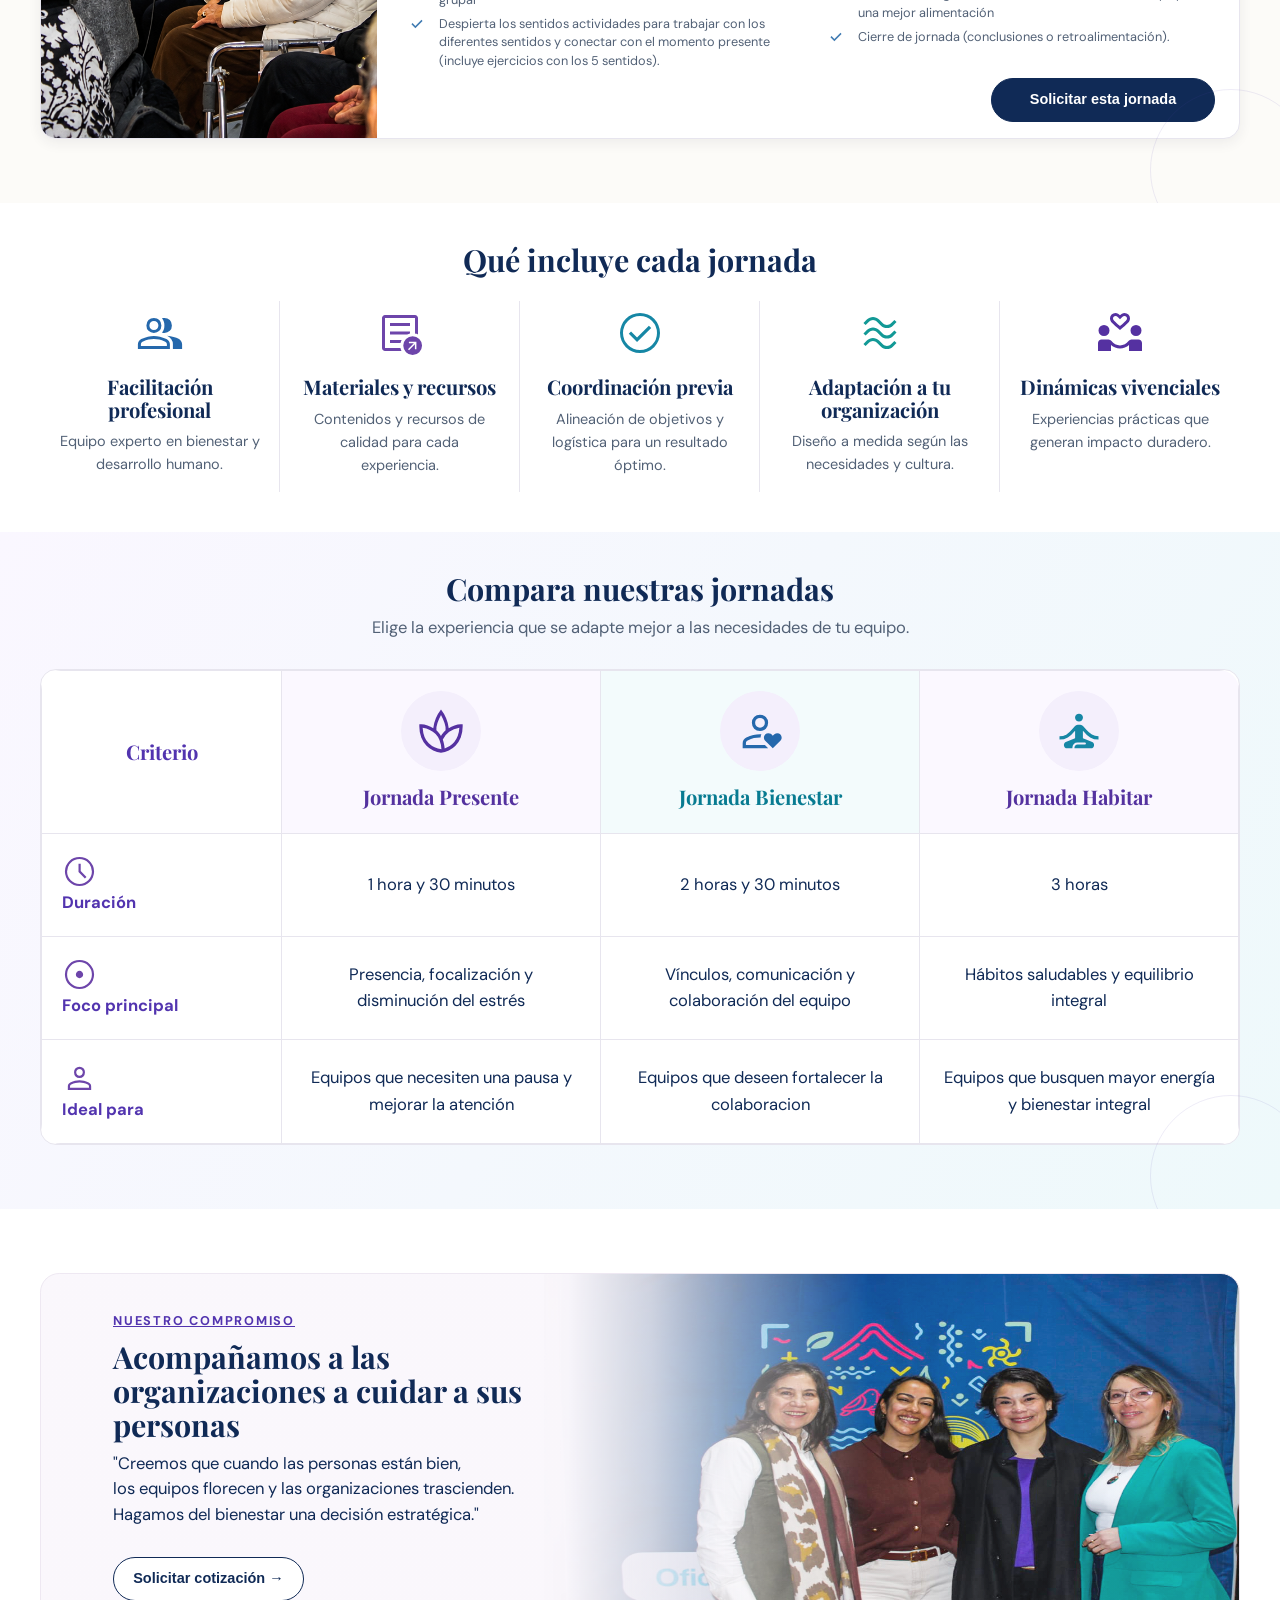
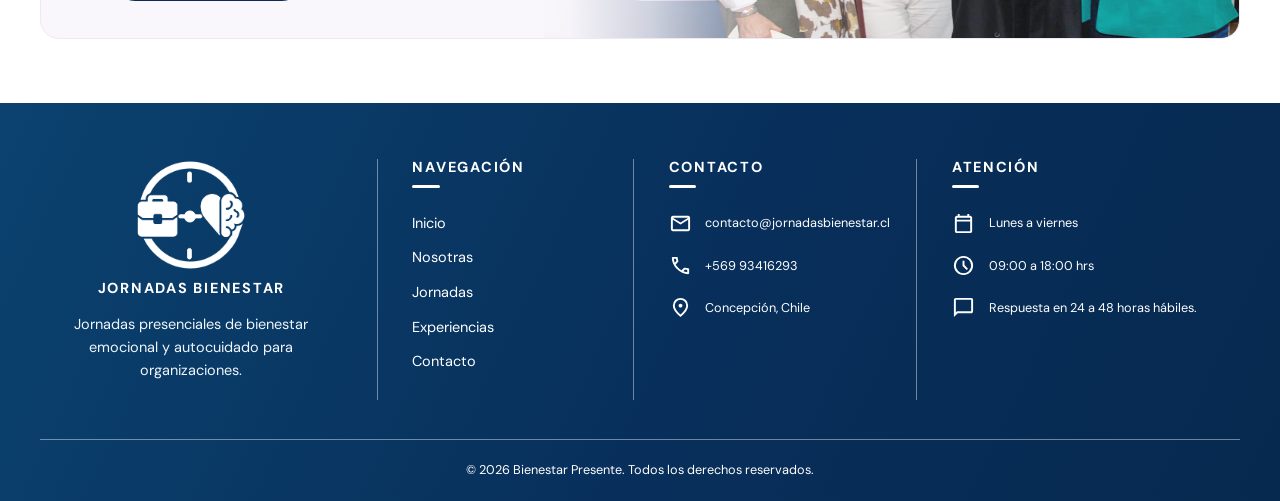
<file: jornadas.html>
<!doctype html>
<html lang="es">
  <head>
    <meta charset="utf-8" />
    <meta name="viewport" content="width=device-width,initial-scale=1" />
    <title>Redirigiendo a Jornadas | Bienestar Presente</title>
    <link rel="canonical" href="https://www.jornadasbienestar.cl/jornadas/" />
    <link rel="icon" type="image/png" sizes="16x16" href="imagenes/imagenes/favicon-16x16.png" />
    <link rel="icon" type="image/png" sizes="32x32" href="imagenes/imagenes/favicon-32x32.png" />
    <link rel="icon" type="image/png" sizes="192x192" href="imagenes/imagenes/android-chrome-192x192.png" />
    <link rel="icon" type="image/png" sizes="512x512" href="imagenes/imagenes/android-chrome-512x512.png" />
    <link rel="apple-touch-icon" sizes="180x180" href="imagenes/imagenes/apple-touch-icon.png" />
    <link rel="shortcut icon" type="image/png" href="imagenes/imagenes/favicon.ico.png" />
    <link rel="manifest" href="site.webmanifest" />
    <meta name="theme-color" content="#234B78" />
    <meta name="google-site-verification" content="TU_CODIGO_DE_GOOGLE_SEARCH_CONSOLE" />
    <script>
      const cleanTarget = "/jornadas/";
      const localTarget = "jornadas/index.html";
      window.location.replace(
        window.location.protocol === "file:" ? localTarget : cleanTarget,
      );
    </script>
    <meta http-equiv="refresh" content="0; url=/jornadas/" />
  </head>
  <body>
    <p>
      Redirigiendo a
      <a href="/jornadas/">Jornadas</a>.
    </p>
  </body>
</html>
</file>
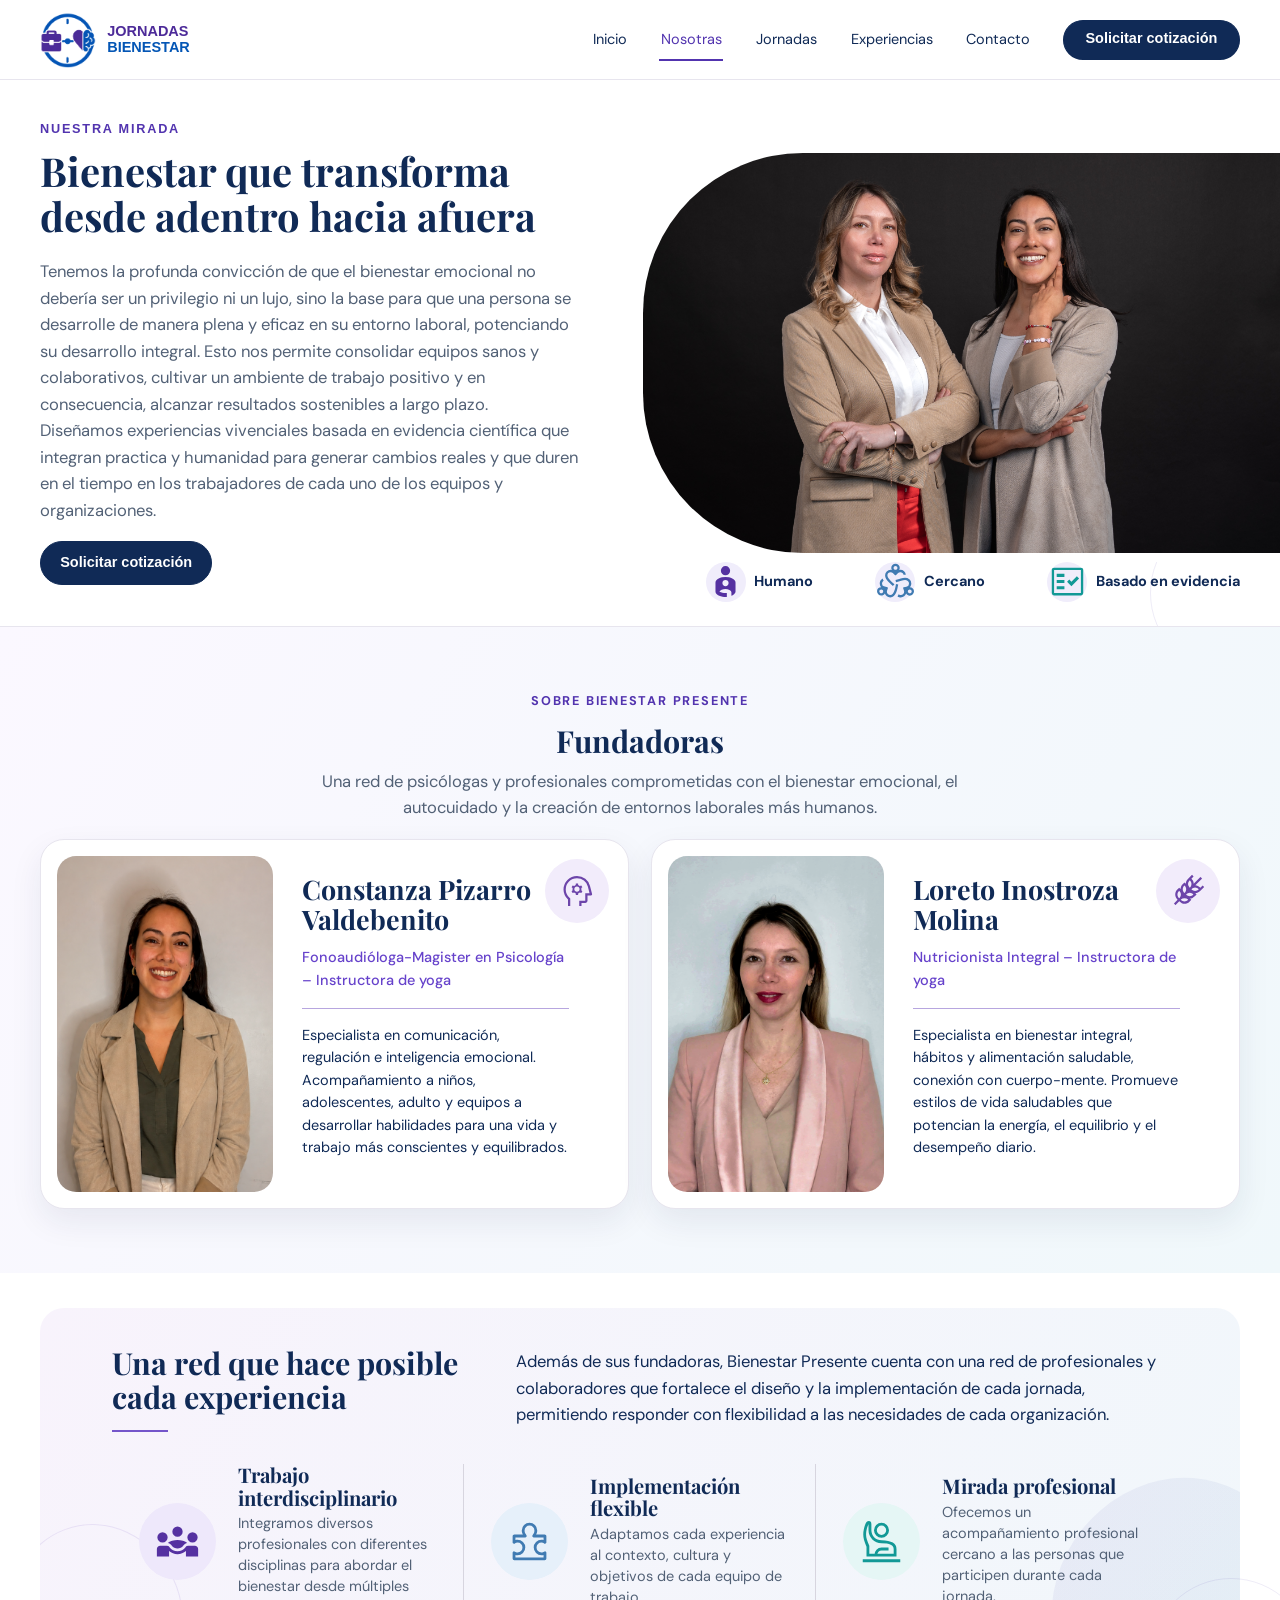
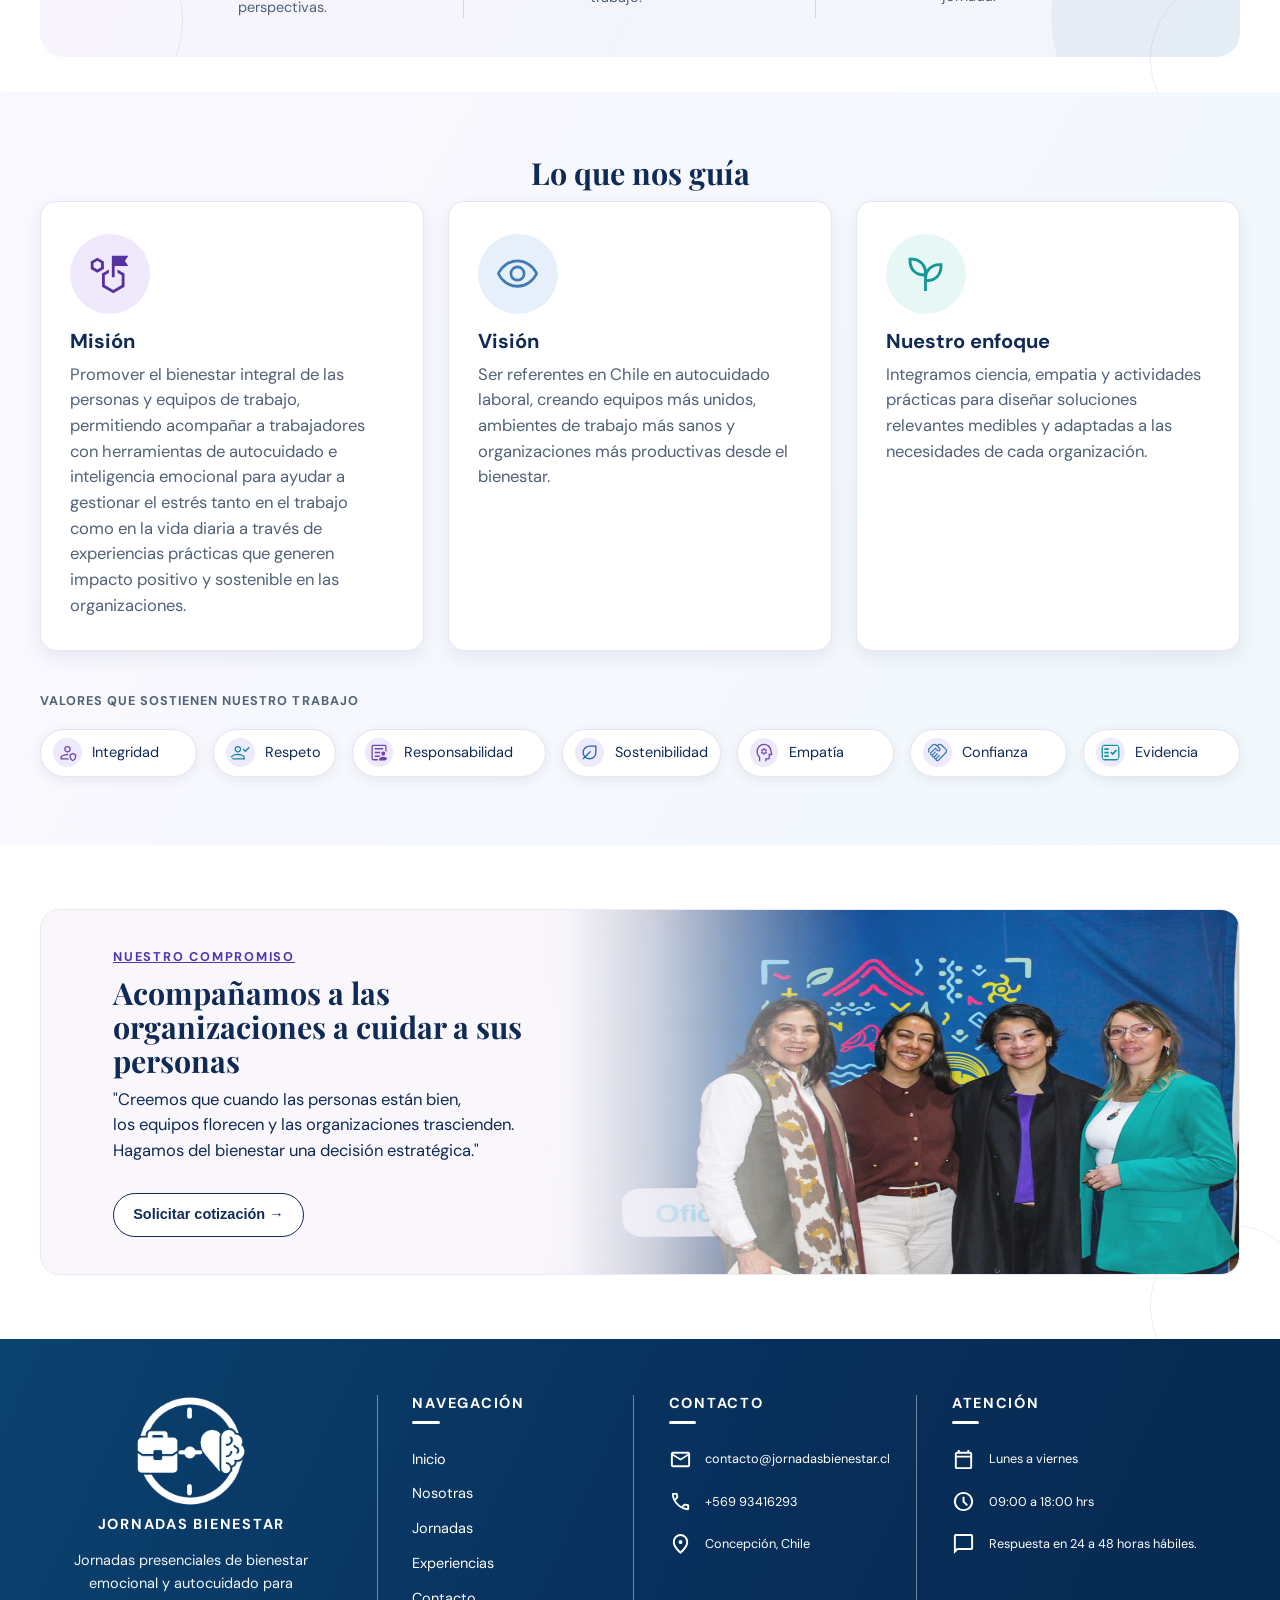
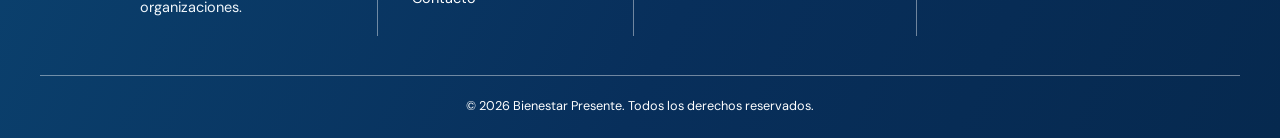
<file: nosotras.html>
<!doctype html>
<html lang="es">
  <head>
    <meta charset="utf-8" />
    <meta name="viewport" content="width=device-width,initial-scale=1" />
    <title>Redirigiendo a Nosotras | Bienestar Presente</title>
    <link rel="canonical" href="https://www.jornadasbienestar.cl/nosotras/" />
    <link rel="icon" type="image/png" sizes="16x16" href="imagenes/imagenes/favicon-16x16.png" />
    <link rel="icon" type="image/png" sizes="32x32" href="imagenes/imagenes/favicon-32x32.png" />
    <link rel="icon" type="image/png" sizes="192x192" href="imagenes/imagenes/android-chrome-192x192.png" />
    <link rel="icon" type="image/png" sizes="512x512" href="imagenes/imagenes/android-chrome-512x512.png" />
    <link rel="apple-touch-icon" sizes="180x180" href="imagenes/imagenes/apple-touch-icon.png" />
    <link rel="shortcut icon" type="image/png" href="imagenes/imagenes/favicon.ico.png" />
    <link rel="manifest" href="site.webmanifest" />
    <meta name="theme-color" content="#234B78" />
    <meta name="google-site-verification" content="TU_CODIGO_DE_GOOGLE_SEARCH_CONSOLE" />
    <script>
      const cleanTarget = "/nosotras/";
      const localTarget = "nosotras/index.html";
      window.location.replace(
        window.location.protocol === "file:" ? localTarget : cleanTarget,
      );
    </script>
    <meta http-equiv="refresh" content="0; url=/nosotras/" />
  </head>
  <body>
    <p>
      Redirigiendo a
      <a href="/nosotras/">Nosotras</a>.
    </p>
  </body>
</html>
</file>
<file: assets/css/styles.css>
@import url("https://fonts.googleapis.com/css2?family=DM+Sans:wght@400;500;600;700&family=Playfair+Display:wght@500;600&display=swap");

:root {
  --ink: #102a56;
  --muted: #526176;
  --purple: #5234af;
  --violet: #8864d5;
  --aqua: #3bafbd;
  --paper: #fff;
  --soft: #f7f5fb;
  --ice: #edf8fa;
  --line: #e7e5ee;
  --shadow: 0 0.75rem 2rem rgba(25, 38, 74, 0.09);
  --radius: 1.25rem;
  --max: 75rem;
  --fs-xs: clamp(0.75rem, 0.73rem + 0.08vw, 0.82rem);
  --fs-sm: clamp(0.85rem, 0.81rem + 0.12vw, 0.95rem);
  --fs-body: clamp(0.95rem, 0.9rem + 0.17vw, 1.08rem);
  --fs-h3: clamp(1.1rem, 1.02rem + 0.3vw, 1.4rem);
  --fs-h2: clamp(1.9rem, 1.4rem + 0.75vw, 1.9rem);
  --fs-h1: clamp(2.5rem, 1.7rem + 1.25vw, 2.5rem);
}
* {
  box-sizing: border-box;
}
html {
  font-size: 100%;
  scroll-behavior: smooth;
}
body {
  margin: 0;
  color: var(--ink);
  background: #fff;
  font-family: "DM Sans", Arial, sans-serif;
  font-size: var(--fs-body);
  line-height: 1.6;
}
img {
  display: block;
  width: 100%;
  height: auto;
}
a {
  color: inherit;
  text-decoration: none;
}
button,
input,
select,
textarea {
  font: inherit;
}
h1,
h2,
h3,
p {
  margin-top: 0;
}
h1,
h2,
h3 {
  font-family: "Playfair Display", Georgia, serif;
  line-height: 1.12;
}
h1 {
  font-size: var(--fs-h1);
  margin-bottom: 1.25rem;
}
h2 {
  font-size: var(--fs-h2);
  margin-bottom: 0.7rem;
}
h3 {
  font-size: var(--fs-h3);
  margin-bottom: 0.55rem;
}
p {
  font-size: var(--fs-body);
}
.skip {
  position: fixed;
  left: 1rem;
  top: -5rem;
  background: #fff;
  padding: 0.8rem;
  z-index: 100;
}
.skip:focus {
  top: 1rem;
}
.container {
  width: min(calc(100% - 2rem), var(--max));
  margin-inline: auto;
}
.section {
  padding: clamp(3.5rem, 7vw, 6.5rem) 0;
}
.section--soft {
  background: linear-gradient(120deg, #faf7ff, #eef9fb);
}
.center {
  text-align: center;
}
.eyebrow {
  font-size: var(--fs-xs);
  text-transform: uppercase;
  letter-spacing: 0.14em;
  font-weight: 700;
  color: var(--purple);
}
.hero-kicker {
  margin: 0 0 0.75rem;
  color: #5234af;
  font-family: Arial, sans-serif;
  font-size: var(--fs-xs);
  font-weight: 700;
  letter-spacing: 0.14em;
  line-height: 1.3;
  text-transform: uppercase;
}
.lead {
  max-width: 44rem;
  color: var(--muted);
}
.center .lead {
  margin-inline: auto;
}

.p-cta {
  color: #ffffff;
}

/*
 * Sistema de botones
 * - .button / .button--primary: conversión principal.
 * - .button--ghost / .button--secondary: acción complementaria.
 * - .button--tertiary: enlaces de baja jerarquía, como "Conocer más".
 * - .button--aqua / .button--highlight: CTA destacado y de uso puntual.
 */
.button,
.button--primary,
.button--ghost,
.button--secondary,
.button--tertiary,
.button--aqua,
.button--highlight {
  display: inline-flex;
  align-items: center;
  justify-content: center;
  gap: 0.5rem;
  min-height: 2.75rem;
  padding: 0.75rem 1.2rem;
  border: 1px solid #102a56;
  border-radius: 999px;
  background: #102a56;
  color: #ffffff;
  font-family: Arial, sans-serif;
  font-size: var(--fs-sm);
  font-weight: 700;
  line-height: 1.2;
  text-align: center;
  text-decoration: none;
  cursor: pointer;
  transition:
    background-color 180ms ease,
    border-color 180ms ease,
    color 180ms ease,
    box-shadow 180ms ease,
    transform 180ms ease;
}
.button:hover,
.button--primary:hover {
  border-color: #234b78;
  background: #234b78;
  color: #ffffff;
  transform: translateY(-2px);
  box-shadow: 0 0.55rem 1.25rem rgba(16, 42, 86, 0.18);
}
.button:active,
.button--primary:active {
  transform: translateY(0);
  box-shadow: 0 0.2rem 0.55rem rgba(16, 42, 86, 0.16);
}
.button--ghost,
.button--secondary {
  border-color: #102a56;
  background: #ffffff;
  color: #102a56;
}
.button--ghost:hover,
.button--secondary:hover {
  border-color: #526176;
  background: #f5f6f8;
  color: #526176;
  transform: translateY(-1px);
  box-shadow: 0 0.3rem 0.75rem rgba(82, 97, 118, 0.12);
}
.button--ghost:active,
.button--secondary:active {
  border-color: #526176;
  background: #edf0f3;
  color: #526176;
  transform: translateY(0);
  box-shadow: none;
}
/* Recomendación HTML: usar esta variante en los enlaces "Conocer más"
   de .journey-programs y en "Ver todas las experiencias". */
.button--tertiary {
  min-height: 2.75rem;
  padding: 0.25rem 0;
  border-color: transparent;
  border-radius: 0;
  background: transparent;
  color: #1687a5;
  box-shadow: none;
}
.button--tertiary:hover {
  border-color: transparent;
  background: transparent;
  color: #526176;
  text-decoration: underline;
  text-decoration-thickness: 0.08em;
  text-underline-offset: 0.25em;
  transform: none;
  box-shadow: none;
}
.button--tertiary:active {
  color: #102a56;
  transform: none;
  box-shadow: none;
}
.button--aqua,
.button--highlight {
  border-color: transparent;
  background: linear-gradient(90deg, #3bafbd, #5234af);
  color: #ffffff;
}
.button--aqua:hover,
.button--highlight:hover {
  border-color: transparent;
  background: linear-gradient(90deg, #1687a5, #5234af);
  color: #ffffff;
  transform: translateY(-2px);
  box-shadow: 0 0.55rem 1.25rem rgba(82, 52, 175, 0.2);
}
.button--aqua:active,
.button--highlight:active {
  transform: translateY(0);
  box-shadow: 0 0.2rem 0.55rem rgba(82, 52, 175, 0.18);
}
.button:focus-visible,
.button--primary:focus-visible,
.button--secondary:focus-visible,
.button--tertiary:focus-visible,
.button--highlight:focus-visible,
a:focus-visible,
input:focus-visible,
select:focus-visible,
textarea:focus-visible {
  outline: 0.2rem solid #3bafbd;
  outline-offset: 0.2rem;
}
.button:disabled,
.button[aria-disabled="true"],
.button--primary:disabled,
.button--ghost:disabled,
.button--secondary:disabled,
.button--tertiary:disabled,
.button--aqua:disabled,
.button--highlight:disabled {
  opacity: 0.5;
  cursor: not-allowed;
  pointer-events: none;
  transform: none;
  box-shadow: none;
}
@media (prefers-reduced-motion: reduce) {
  .button,
  .button--primary,
  .button--secondary,
  .button--tertiary,
  .button--highlight {
    transition: none;
  }
}
.site-header {
  height: 5rem;
  display: flex;
  align-items: center;
  border-bottom: 1px solid var(--line);
  background: rgba(255, 255, 255, 0.96);
  position: sticky;
  top: 0;
  z-index: 20;
}
.nav-wrap {
  display: flex;
  align-items: center;
  justify-content: space-between;
  gap: 2rem;
}
.logo {
  font-family: "Playfair Display", serif;
  font-size: 1.15rem;
  line-height: 1;
  color: var(--ink);
  display: flex;
  align-items: center;
  gap: 0.6rem;
}
.logo-mark {
  font-size: 1.8rem;
  color: var(--aqua);
}
.nav-list {
  display: flex;
  align-items: center;
  gap: clamp(1rem, 2.4vw, 2.4rem);
  list-style: none;
  margin: 0;
  padding: 0;
}
.nav-list a {
  font-size: var(--fs-sm);
  padding: 0.7rem 0.1rem;
  border-bottom: 0.14rem solid transparent;
}
.nav-list a:hover,
.nav-list a[aria-current="page"] {
  color: var(--purple);
  border-color: var(--purple);
}
.nav-toggle {
  display: none;
  border: 0;
  background: transparent;
  font-size: 1.6rem;
  color: var(--ink);
}
.hero {
  padding: clamp(2rem, 5vw, 5rem) 0;
}
.hero-grid {
  display: grid;
  grid-template-columns: minmax(0, 1fr) minmax(22rem, 1.1fr);
  align-items: center;
  gap: clamp(2rem, 5vw, 5rem);
}
.hero-copy {
  padding-left: max(0rem, calc((100vw - var(--max)) / 2));
}
.hero-copy p {
  max-width: 36rem;
  color: var(--muted);
}
.hero-actions {
  display: flex;
  gap: 0.8rem;
  flex-wrap: wrap;
  margin-top: 1.6rem;
}
.hero-media {
  min-height: 29rem;
  border-radius: 12rem 0 0 12rem;
  overflow: hidden;
}
.hero-media img {
  height: 100%;
  min-height: 29rem;
  object-fit: cover;
}
.hero-badges {
  display: flex;
  gap: 1rem;
  margin-top: 1.7rem;
  flex-wrap: wrap;
}
.pill {
  padding: 0.48rem 0.8rem;
  border-radius: 999px;
  background: #f0eef9;
  color: var(--purple);
  font-size: var(--fs-xs);
  font-weight: 700;
}
.grid {
  display: grid;
  gap: 1.25rem;
}
.grid-3 {
  grid-template-columns: repeat(3, 1fr);
}
.grid-4 {
  grid-template-columns: repeat(4, 1fr);
}
.card {
  background: #fff;
  border: 1px solid var(--line);
  border-radius: var(--radius);
  padding: 1.4rem;
  box-shadow: 0 0.35rem 1.1rem rgba(24, 38, 75, 0.05);
}
.card-icon {
  width: 3.3rem;
  height: 3.3rem;
  border-radius: 50%;
  display: grid;
  place-items: center;
  background: #f0ebff;
  color: var(--purple);
  font-size: 1.55rem;
  margin-bottom: 1rem;
}
.card p {
  color: var(--muted);
  font-size: var(--fs-sm);
}
.program-card {
  padding: 0;
  overflow: hidden;
}
.program-card img {
  height: 13rem;
  object-fit: cover;
}
.program-card .content {
  padding: 1.35rem;
}
.program-card.featured {
  color: #fff;
  background: linear-gradient(150deg, #6945c8, #203f8a);
}
.program-card.featured p {
  color: #eee;
}
.steps {
  display: grid;
  grid-template-columns: repeat(5, 1fr);
  gap: 1rem;
  position: relative;
}
.step {
  text-align: center;
}
.step b {
  display: grid;
  place-items: center;
  width: 3.5rem;
  height: 3.5rem;
  margin: 0 auto 0.8rem;
  border-radius: 50%;
  background: #fff;
  border: 1px solid #d9d5ef;
  color: var(--purple);
  font-size: 1.5rem;
}
.step p {
  font-size: var(--fs-xs);
  color: var(--muted);
}
.experience-list {
  display: grid;
  gap: 1.4rem;
}
.experience {
  border: 1px solid var(--line);
  border-radius: var(--radius);
  background: #fff;
  overflow: hidden;
}
.experience-main {
  display: grid;
  grid-template-columns: 19rem 1fr;
  gap: 1.7rem;
  padding: 1rem;
}
.experience-main img {
  height: 14rem;
  object-fit: cover;
  border-radius: 0.9rem;
}
.meta {
  display: flex;
  gap: 0.8rem;
  flex-wrap: wrap;
  color: var(--muted);
  font-size: var(--fs-xs);
}
.tags {
  display: flex;
  flex-wrap: wrap;
  gap: 0.5rem;
  margin: 1rem 0;
}
.tag {
  font-size: var(--fs-xs);
  padding: 0.3rem 0.7rem;
  background: #f2effb;
  border-radius: 99px;
}
.experience-toggle {
  margin-left: auto;
}
.experience-detail {
  padding: 0 1.2rem 1.4rem;
}
.experience-detail[hidden] {
  display: none;
}
.detail-inner {
  border-top: 1px solid var(--line);
  padding-top: 1.4rem;
}
.gallery {
  display: grid;
  grid-template-columns: repeat(3, 1fr);
  gap: 0.7rem;
  margin: 1rem 0;
}
.gallery img {
  height: 8rem;
  object-fit: cover;
  border-radius: 0.7rem;
}
.journey-row {
  display: grid;
  grid-template-columns: 22rem 1fr;
  gap: 2rem;
  align-items: center;
  margin-top: 2rem;
}
.journey-row:nth-child(even) {
  grid-template-columns: 1fr 22rem;
}
.journey-row:nth-child(even) img {
  order: 2;
}
.journey-row img {
  height: 20rem;
  object-fit: cover;
  border-radius: var(--radius);
}
.checklist {
  columns: 2;
  padding-left: 1.2rem;
}
.comparison {
  overflow-x: auto;
}
.comparison table {
  width: 100%;
  min-width: 45rem;
  border-collapse: collapse;
  background: #fff;
  border-radius: var(--radius);
  overflow: hidden;
}
.comparison th,
.comparison td {
  padding: 1rem;
  border: 1px solid var(--line);
  text-align: left;
}
.comparison th {
  background: #f4f0fd;
  color: var(--purple);
}
.founders {
  display: grid;
  grid-template-columns: 1fr 1fr;
  gap: 2rem;
}
.founder {
  display: grid;
  grid-template-columns: 11rem 1fr;
  gap: 1.4rem;
}
.founder img {
  height: 17rem;
  object-fit: cover;
  border-radius: 1rem;
}
.values {
  display: flex;
  justify-content: center;
  gap: 1rem;
  flex-wrap: wrap;
}
.value {
  padding: 0.7rem 1rem;
  border-radius: 99px;
  background: #fff;
  border: 1px solid var(--line);
  font-size: var(--fs-sm);
}
.contact-layout {
  display: grid;
  grid-template-columns: 1.6fr 0.8fr;
  gap: 2rem;
}
.contact-form {
  display: grid;
  grid-template-columns: 1fr 1fr;
  gap: 1rem;
}
.field {
  display: grid;
  gap: 0.35rem;
}
.field.full {
  grid-column: 1/-1;
}
.field label {
  font-size: var(--fs-sm);
  font-weight: 700;
}
.field input,
.field select,
.field textarea {
  width: 100%;
  padding: 0.8rem;
  border: 1px solid #cfd5e1;
  border-radius: 0.6rem;
  background: #fff;
}
.field textarea {
  min-height: 8rem;
  resize: vertical;
}
.form-status {
  grid-column: 1/-1;
  min-height: 1.5rem;
}
.form-status.is-success {
  color: #1b7f4d;
  font-weight: 600;
}
.form-status.is-error {
  color: #b3261e;
  font-weight: 600;
}
.toast-container {
  position: fixed;
  inset: 0;
  display: flex;
  align-items: center;
  justify-content: center;
  padding: clamp(1rem, 4vw, 2rem);
  z-index: 9999;
  pointer-events: none;
  transition:
    background-color 220ms ease,
    backdrop-filter 220ms ease;
}
.toast-container.has-toast {
  pointer-events: auto;
  background: rgba(16, 42, 86, 0.42);
  backdrop-filter: blur(0.28rem);
}
.toast {
  pointer-events: auto;
  position: relative;
  display: grid;
  justify-items: center;
  gap: 1rem;
  width: 100%;
  max-width: 26.25rem;
  padding: clamp(2rem, 5vw, 2.45rem) clamp(1.5rem, 5vw, 2.4rem) 1.75rem;
  background: #fffdf9;
  border: 1px solid rgba(231, 229, 238, 0.82);
  border-radius: 0.5rem;
  box-shadow: 0 1.5rem 4rem rgba(16, 42, 86, 0.22);
  color: var(--ink);
  text-align: center;
  opacity: 0;
  transform: translateY(0.65rem) scale(0.96);
  transition:
    opacity 220ms ease,
    transform 220ms ease;
}
.toast.is-visible {
  opacity: 1;
  transform: translateY(0) scale(1);
}
.toast-icon {
  display: grid;
  place-items: center;
  width: 3.5rem;
  height: 3.5rem;
  border-radius: 50%;
  background: #edf8fa;
  color: #1687a5;
  font-size: 2.15rem;
  font-family: "Playfair Display", Georgia, serif;
  line-height: 1;
}
.toast-content {
  display: grid;
  justify-items: center;
  gap: 0.75rem;
}
.toast-title {
  margin: 0;
  color: var(--ink);
  font-size: clamp(1.65rem, 5vw, 2rem);
  line-height: 1.1;
}
.toast-message {
  max-width: 22rem;
  margin: 0;
  color: #526176;
  font-size: var(--fs-body);
  line-height: 1.45;
}
.toast-action.button {
  min-width: 9.5rem;
  min-height: 2.65rem;
  margin-top: 0.55rem;
  border-radius: 0.25rem;
  box-shadow: none;
}
.toast--success {
  border-top: 0.25rem solid #1687a5;
}
.toast--error {
  border-top: 0.25rem solid #b3261e;
}
.toast--error .toast-icon {
  background: #fff1f0;
  color: #b3261e;
}
.toast-close {
  position: absolute;
  top: 1rem;
  right: 1rem;
  display: grid;
  place-items: center;
  width: 2rem;
  height: 2rem;
  padding: 0;
  background: none;
  border: 0;
  border-radius: 50%;
  cursor: pointer;
  color: var(--muted);
  font-size: 1.25rem;
  line-height: 1;
}
.toast-close:hover,
.toast-close:focus-visible {
  color: var(--ink);
  background: #edf8fa;
}
.toast-close:focus-visible {
  outline: 2px solid var(--aqua);
  outline-offset: 2px;
}
.contact-side {
  display: grid;
  gap: 1rem;
}
.contact-item {
  padding: 1.4rem;
  border: 1px solid var(--line);
  border-radius: 1rem;
  background: #fff;
}
.contact-item b {
  display: block;
  margin-bottom: 0.3rem;
}
.zones {
  display: grid;
  grid-template-columns: repeat(3, 1fr);
  gap: 1rem;
}
.cta {
  background: linear-gradient(100deg, #38104f, #092653);
  color: #fff;
  border-radius: 1.2rem;
  padding: 2rem;
  display: flex;
  align-items: center;
  justify-content: space-between;
  gap: 2rem;
}
.cta h2 {
  font-size: var(--fs-h3);
  margin: 0;
}
.site-footer {
  background: #234b78;
  color: #fff;
  padding: 3rem 0 1.5rem;
}
.footer-grid {
  display: grid;
  grid-template-columns: 1.2fr repeat(3, 1fr);
  gap: 2rem;
}
.site-footer h3 {
  font-size: 1.1rem;
}
.site-footer a,
.site-footer p {
  font-size: var(--fs-sm);
  color: #e7edf5;
}
.footer-links {
  display: grid;
  gap: 0.35rem;
}
.copyright {
  text-align: center;
  border-top: 1px solid rgba(255, 255, 255, 0.2);
  margin-top: 2rem;
  padding-top: 1rem;
  font-size: var(--fs-xs);
}
@media (max-width: 64rem) {
  .grid-4 {
    grid-template-columns: repeat(2, 1fr);
  }
  .hero-grid {
    grid-template-columns: 1fr 1fr;
  }
  .hero-media {
    border-radius: 5rem 0 0 5rem;
  }
  .founders {
    grid-template-columns: 1fr;
  }
  .footer-grid {
    grid-template-columns: 1fr 1fr;
  }
  .steps {
    grid-template-columns: repeat(3, 1fr);
  }
}
@media (max-width: 48rem) {
  .site-header {
    height: 4.5rem;
  }
  .nav-toggle {
    display: block;
  }
  .nav-list {
    display: none;
    position: absolute;
    top: 4.5rem;
    left: 0;
    right: 0;
    background: #fff;
    padding: 1rem;
    box-shadow: var(--shadow);
    align-items: stretch;
    flex-direction: column;
  }
  .nav-list.open {
    display: flex;
  }
  .nav-list .button {
    width: 100%;
  }
  .hero-grid {
    grid-template-columns: 1fr;
  }
  .hero-copy {
    padding: 0 1rem;
  }
  .hero-media {
    margin-left: 1rem;
    min-height: 20rem;
    border-radius: 4rem 0 0 4rem;
  }
  .hero-media img {
    min-height: 20rem;
  }
  .grid-3 {
    grid-template-columns: 1fr 1fr;
  }
  .experience-main,
  .journey-row,
  .journey-row:nth-child(even),
  .contact-layout {
    grid-template-columns: 1fr;
  }
  .journey-row:nth-child(even) img {
    order: 0;
  }
  .journey-row img {
    height: 17rem;
  }
  .contact-form {
    grid-template-columns: 1fr;
  }
  .field.full {
    grid-column: auto;
  }
  .zones {
    grid-template-columns: 1fr;
  }
  .footer-grid {
    grid-template-columns: 1fr 1fr;
  }
  .cta {
    align-items: flex-start;
    flex-direction: column;
  }
  .steps {
    grid-template-columns: repeat(2, 1fr);
  }
}
@media (max-width: 35rem) {
  .container {
    width: min(calc(100% - 1.25rem), var(--max));
  }
  .section {
    padding: 3.5rem 0;
  }
  .grid-3,
  .grid-4 {
    grid-template-columns: 1fr;
  }
  .hero-actions .button {
    width: 100%;
  }
  .experience-main {
    padding: 0.7rem;
  }
  .experience-main img {
    height: 12rem;
  }
  .gallery {
    grid-template-columns: 1fr;
  }
  .gallery img {
    height: 10rem;
  }
  .founder {
    grid-template-columns: 1fr;
  }
  .founder img {
    height: 20rem;
  }
  .checklist {
    columns: 1;
  }
  .footer-grid {
    grid-template-columns: 1fr;
  }
  .steps {
    grid-template-columns: 1fr 1fr;
  }
  .cta {
    padding: 1.4rem;
  }
}
@media (prefers-reduced-motion: reduce) {
  html {
    scroll-behavior: auto;
  }
  *,
  *::before,
  *::after {
    transition: none !important;
    animation: none !important;
  }
}

/* Fidelity pass: compact vertical rhythm and proportions from the PDF layouts. */
.section {
  padding: clamp(3rem, 5vw, 4.75rem) 0;
}
.hero {
  padding: clamp(1.6rem, 3.2vw, 3.25rem) 0;
}
.hero-media {
  height: clamp(20rem, 34vw, 25rem);
  min-height: 0;
  border-radius: 10rem 0 0 10rem;
}
.hero-media img {
  height: 100%;
  min-height: 0;
  object-fit: cover;
}
.program-card img {
  height: 11rem;
}
.site-footer {
  padding: 2.4rem 0 1.25rem;
}
@media (max-width: 48rem) {
  .hero-media {
    height: 19rem;
    min-height: 0;
  }
  .hero-media img {
    min-height: 0;
  }
}
.benefit-strip {
  padding: 1.35rem 0;
  background: #fafafa;
  border-block: 1px solid var(--line);
}
.benefit-strip article {
  display: flex;
  align-items: flex-start;
  gap: 0.8rem;
}
.benefit-strip article > span {
  flex: 0 0 2.7rem;
  height: 2.7rem;
  display: grid;
  place-items: center;
  border-radius: 50%;
  background: #efeafa;
  color: var(--purple);
  font-size: 1.25rem;
}
.benefit-strip strong {
  display: block;
  font-size: var(--fs-sm);
  line-height: 1.25;
}
.benefit-strip p {
  margin: 0.25rem 0 0;
  color: var(--muted);
  font-size: var(--fs-xs);
  line-height: 1.35;
}
main > section {
  position: relative;
  overflow: hidden;
}
main > section:nth-of-type(even)::after {
  content: "";
  position: absolute;
  right: -2rem;
  bottom: -3rem;
  width: 10rem;
  height: 10rem;
  border: 1px solid rgba(93, 75, 180, 0.1);
  border-radius: 50%;
  pointer-events: none;
}
@media (max-width: 48rem) {
  .benefit-strip .grid-4 {
    grid-template-columns: 1fr 1fr;
  }
}
@media (max-width: 35rem) {
  .benefit-strip .grid-4 {
    grid-template-columns: 1fr;
  }
}
.trait-strip {
  padding: 1rem 0;
  border-bottom: 1px solid var(--line);
  background: #fff;
}
.trait-strip .container {
  display: flex;
  justify-content: flex-end;
  gap: clamp(1rem, 5vw, 4rem);
  flex-wrap: wrap;
}
.trait-strip span {
  display: flex;
  align-items: center;
  gap: 0.55rem;
  color: var(--ink);
  font-size: var(--fs-sm);
  font-weight: 700;
}
.trait-strip b {
  width: 2.5rem;
  height: 2.5rem;
  display: grid;
  place-items: center;
  border-radius: 50%;
  background: #f0edfb;
  color: var(--purple);
}
body[data-page="experiencias"] .experience-list {
  gap: 2rem;
}
body[data-page="experiencias"] .experience-main {
  grid-template-columns: 18rem 1fr;
  padding: 1.2rem;
}
body[data-page="contacto"] .section--soft,
body[data-page="nosotras"] .section--soft {
  background: linear-gradient(120deg, #fbf8ff, #f0f8fb);
}
@media (max-width: 48rem) {
  .trait-strip .container {
    justify-content: center;
  }
  .trait-strip span {
    flex: 1 1 8rem;
  }
  body[data-page="experiencias"] .experience-main {
    grid-template-columns: 1fr;
  }
}
.prep-grid {
  display: grid;
  grid-template-columns: repeat(5, 1fr);
  gap: 1rem;
  margin-top: 2rem;
}
.prep-grid span {
  display: grid;
  justify-items: center;
  gap: 0.55rem;
  font-size: var(--fs-xs);
  font-weight: 700;
}
.prep-grid b {
  display: grid;
  place-items: center;
  width: 3rem;
  height: 3rem;
  border-radius: 50%;
  background: #f0ebfb;
  color: var(--purple);
  font-size: 1.3rem;
}
@media (max-width: 48rem) {
  .prep-grid {
    grid-template-columns: repeat(2, 1fr);
  }
}
.brand-logo {
  display: block;
  width: 9rem;
  line-height: 0;
}
.brand-logo img {
  width: 100%;
  height: 3.4rem;
  object-fit: contain;
  object-position: left center;
}
body[data-page="nosotras"] .cta {
  position: relative;
  background:
    linear-gradient(
      90deg,
      rgba(250, 247, 252, 0.98) 0 48%,
      rgba(250, 247, 252, 0.18) 72%
    ),
    url("../images/about-cta.jpg") right center/58% 100% no-repeat;
  color: var(--ink);
  border: 1px solid #eee8f2;
  overflow: hidden;
}
body[data-page="nosotras"] .cta > div {
  max-width: 46%;
}
@media (max-width: 48rem) {
  .brand-logo {
    width: 8rem;
  }
  body[data-page="nosotras"] .cta {
    background:
      linear-gradient(rgba(20, 38, 72, 0.88), rgba(20, 38, 72, 0.88)),
      url("../images/about-cta.jpg") center/cover;
    color: #fff;
  }
  body[data-page="nosotras"] .cta > div {
    max-width: none;
  }
}
.trusted {
  margin-top: 1.25rem;
  padding-top: 1rem;
  border-top: 1px solid var(--line);
}
.trusted small {
  display: block;
  color: var(--muted);
  font-size: var(--fs-xs);
  margin-bottom: 0.45rem;
}
.trusted div {
  display: flex;
  gap: 1.25rem;
  flex-wrap: wrap;
  align-items: center;
}
.trusted span {
  color: #5a6574;
  font-family: Georgia, serif;
  font-size: var(--fs-sm);
  font-weight: 700;
}
body[data-page="jornadas"] .section .grid-4:has(.card:nth-child(5)) {
  grid-template-columns: repeat(5, 1fr);
}
.experience-quote {
  margin: 0.8rem 0 1rem;
  padding: 0.7rem 1rem;
  border-left: 0.18rem solid var(--violet);
  background: #faf8fe;
  color: var(--muted);
  font-size: var(--fs-xs);
  font-style: italic;
}
.experience-quote cite {
  display: block;
  margin-top: 0.25rem;
  color: var(--ink);
  font-style: normal;
  font-weight: 700;
}
@media (max-width: 64rem) {
  body[data-page="jornadas"] .section .grid-4:has(.card:nth-child(5)) {
    grid-template-columns: repeat(3, 1fr);
  }
}
@media (max-width: 48rem) {
  body[data-page="jornadas"] .section .grid-4:has(.card:nth-child(5)) {
    grid-template-columns: repeat(2, 1fr);
  }
}
@media (max-width: 35rem) {
  body[data-page="jornadas"] .section .grid-4:has(.card:nth-child(5)) {
    grid-template-columns: 1fr;
  }
}

/* Home page - visual matching to the supplied references. */
.line-icon {
  width: 1.6rem;
  height: 1.6rem;
  display: block;
}
.home-hero {
  background: linear-gradient(115deg, #fffdfa 0%, #fff 64%);
  padding-bottom: 0;
}
.home-hero::before {
  content: "";
  position: absolute;
  left: -5rem;
  bottom: -7rem;
  width: 16rem;
  height: 16rem;
  border-radius: 48% 52% 0 0;
  background: linear-gradient(
    135deg,
    rgba(114, 80, 199, 0.12),
    rgba(75, 175, 190, 0.04)
  );
  transform: rotate(20deg);
}
.home-hero::after {
  content: "";
  position: absolute;
  left: 38%;
  bottom: -3rem;
  width: 14rem;
  height: 7rem;
  border-radius: 100% 0;
  background: linear-gradient(
    135deg,
    rgba(97, 139, 205, 0.13),
    rgba(90, 180, 186, 0.03)
  );
  transform: rotate(13deg);
}
.home-hero .hero-grid {
  position: relative;
  z-index: 1;
  grid-template-columns: minmax(25rem, 0.82fr) minmax(34rem, 1.25fr);
  gap: 1.5rem;
}
.home-hero .hero-copy {
  padding-bottom: 1.25rem;
}
.home-hero .hero-media {
  height: 27rem;
  border-radius: 10rem 0 0 10rem;
}
.home-hero .hero-actions .button:first-child::after {
  content: "→";
  font-size: 1.15rem;
}
.home-hero .trusted {
  border: 0;
  margin-top: 1.3rem;
  padding: 0;
}
.home-hero .trusted small {
  display: flex;
  align-items: center;
  gap: 0.65rem;
  color: #6e7b90;
  white-space: nowrap;
}
.home-hero .trusted small span {
  width: 2.5rem;
  height: 1px;
  background: #ccd2dc;
}
.home-hero .trusted div {
  gap: clamp(1.2rem, 2.8vw, 2.7rem);
  align-items: center;
}
.home-hero .trusted strong {
  font-family: Georgia, serif;
  color: #596476;
  font-size: var(--fs-sm);
  line-height: 1.05;
}
.trusted-org {
  display: flex;
  align-items: center;
  gap: 0.5rem;
}
.org-logo {
  display: grid;
  place-items: center;
  width: 5rem;
  height: 5rem;
  border-radius: 50%;
  background: #f5f6f8;
  color: #637084;
  font-style: normal;
  flex: 0 0 auto;
}
.org-logo .line-icon {
  width: 1.45rem;
  height: 1.45rem;
}
.home-hero .trusted > div {
  gap: clamp(1.4rem, 3vw, 2.5rem);
  flex-wrap: nowrap;
}
.home-hero .trusted .trusted-org {
  gap: 0.3rem;
  min-width: 0;
}
.home-hero .trusted .trusted-org strong {
  font-size: 0.78rem;
  white-space: nowrap;
}
.benefit-strip {
  padding: 3.5rem 0 1.2rem 0;
  background: #fff;
  border-top: 0;
}
.benefit-grid {
  display: grid;
  grid-template-columns: repeat(4, 1fr);
}
.benefit-grid article {
  padding: 0 1.6rem;
  border-right: 1px solid #e6e7eb;
  display: grid;
  grid-template-columns: 4.8rem 1fr;
  gap: 1rem;
  align-items: start;
}
.benefit-grid article:first-child {
  padding-left: 0;
}
.benefit-grid article:last-child {
  padding-right: 0;
  border: 0;
}
.benefit-grid article > span {
  width: 4.5rem;
  height: 4.5rem;
  display: grid;
  place-items: center;
  border-radius: 50%;
  background: #f0ebf8;
  color: #6d45aa;
}
.benefit-grid article:nth-child(2) > span {
  background: #eaf2fa;
  color: #407bb2;
}
.benefit-grid article:nth-child(3) > span {
  background: #e9f2fa;
  color: #367cae;
}
.benefit-grid article:nth-child(4) > span {
  background: #f1eafa;
  color: #8353a6;
}
.benefit-grid .line-icon {
  width: 2.75rem;
  height: 2.75rem;
}
.benefit-grid strong {
  font-size: var(--fs-sm);
  line-height: 1.3;
}
.benefit-grid p {
  font-size: var(--fs-xs);
  line-height: 1.45;
  margin: 0.45rem 0 0;
  color: var(--muted);
}
body[data-page="inicio"] .program-card {
  position: relative;
  min-height: 27rem;
  border-radius: 1.2rem;
  box-shadow: 0 0.75rem 1.6rem rgba(29, 34, 70, 0.15);
  border: 1px solid rgba(72, 59, 124, 0.12);
}
body[data-page="inicio"] .program-card > img {
  height: 12.2rem;
}
body[data-page="inicio"] .program-card .content {
  position: relative;
  margin-top: -2.2rem;
  padding: 3.7rem 2rem 1.45rem;
  min-height: 17rem;
  border-radius: 52% 52% 0 0/12% 12% 0 0;
  background: linear-gradient(145deg, #faf7ff, #fff);
}
body[data-page="inicio"] .program-card .content {
  text-align: left;
}
body[data-page="inicio"] .program-card .card-icon {
  position: absolute;
  top: -2.25rem;
  left: 1.8rem;
  width: 4.4rem;
  height: 4.4rem;
  background: #fff;
  border: 0.08rem solid #e4dff0;
  box-shadow: 0 0.4rem 1rem rgba(45, 35, 86, 0.12);
}
body[data-page="inicio"] .program-card .card-icon .line-icon {
  width: 2.5rem;
  height: 2.5rem;
}
body[data-page="inicio"] .program-wellbeing .content {
  background: linear-gradient(145deg, #4933bd, #283d8f);
  color: #fff;
}
body[data-page="inicio"] .program-wellbeing .content p {
  color: #fff;
}
body[data-page="inicio"] .program-habitar .content {
  background: linear-gradient(145deg, #f3fbfb, #fff);
}
body[data-page="inicio"] .program-habitar h3,
body[data-page="inicio"] .program-habitar a {
  color: #189eaa;
}
.program-meta {
  display: flex;
  align-items: center;
  gap: 1rem;
  border-top: 1px solid rgba(72, 84, 110, 0.18);
  margin-top: 1rem;
  padding-top: 0.9rem;
  font-size: var(--fs-xs);
}
.program-meta span {
  display: flex;
  align-items: center;
  gap: 0.4rem;
}
.program-meta .line-icon {
  width: 1.1rem;
  height: 1.1rem;
}
.program-wellbeing .program-meta {
  border-color: rgba(255, 255, 255, 0.25);
}
.recommended {
  position: absolute;
  z-index: 3;
  top: 1rem;
  left: 1rem;
  padding: 0.4rem 0.8rem;
  border-radius: 999px;
  background: #583bc8;
  color: #fff;
  font-size: var(--fs-xs);
  font-weight: 700;
}
body[data-page="inicio"] .steps {
  position: relative;
  align-items: start;
  gap: 2rem;
}
body[data-page="inicio"] .steps::before {
  display: none;
}
.process-connector {
  position: absolute;
  z-index: 0;
  left: 5%;
  right: 5%;
  top: 1.35rem;
  width: 90%;
  height: 4.6rem;
  overflow: visible;
}
body[data-page="inicio"] .step {
  position: relative;
  z-index: 1;
}
body[data-page="inicio"] .step b {
  position: relative;
  width: 7.2rem;
  height: 7.2rem;
  background: linear-gradient(145deg, #f4eafa, #eef8fa);
  border: 0;
  color: #5531a1;
  font-weight: 400;
}
body[data-page="inicio"] .step:nth-child(2) b {
  color: #3948b0;
}
body[data-page="inicio"] .step:nth-child(3) b {
  color: #2568ac;
}
body[data-page="inicio"] .step:nth-child(4) b {
  color: #1687a5;
}
body[data-page="inicio"] .step:nth-child(5) b {
  color: #12999b;
}
body[data-page="inicio"] .step b .line-icon {
  width: 3.8rem;
  height: 3.8rem;
}
body[data-page="inicio"] .step b span {
  position: absolute;
  bottom: -1.25rem;
  left: 50%;
  transform: translateX(-50%);
  width: 2.1rem;
  height: 2.1rem;
  display: grid;
  place-items: center;
  border-radius: 50%;
  background: currentColor;
  color: #fff;
  font-family: "DM Sans", sans-serif;
  font-size: var(--fs-sm);
  font-weight: 700;
  border: 0.2rem solid #fff;
}
body[data-page="inicio"] .step h3 {
  font-family: "DM Sans", sans-serif;
  font-size: var(--fs-sm);
  margin-top: 1.8rem;
  font-weight: 700;
}
body[data-page="inicio"] .step p {
  max-width: 12rem;
  margin-inline: auto;
  font-size: var(--fs-xs);
}
.experience-heading {
  display: grid;
  grid-template-columns: 1fr auto;
  grid-template-rows: auto auto;
  align-items: center;
  text-align: left;
  margin-bottom: 1.5rem;
}
.experience-heading h2 {
  grid-column: 1;
  justify-self: start;
}
.experience-heading p {
  grid-column: 1;
  margin: 0;
  justify-self: start;
  text-align: left;
}
.experience-heading .all-experiences {
  grid-column: 2;
  grid-row: 1/3;
}
.experience-heading .lead {
  margin: 0;
  justify-self: start;
  text-align: left;
}
.all-experiences {
  display: flex;
  align-items: center;
  gap: 0.75rem;
  border: 0.1rem solid #169fa6;
  border-radius: 999px;
  padding: 0.75rem 1.25rem;
  color: #078e96;
  font-size: var(--fs-sm);
  font-weight: 700;
}
.all-experiences .line-icon {
  width: 1.7rem;
  height: 1.7rem;
}
body[data-page="inicio"] .experience-heading + .grid .program-card {
  min-height: 22rem;
  background: #fff;
}
body[data-page="inicio"] .experience-heading + .grid .program-card > img {
  height: 15rem;
}
body[data-page="inicio"] .experience-heading + .grid .program-card .content {
  margin: 0;
  padding: 1.25rem 1.5rem;
  min-height: 7rem;
  border-radius: 0;
  background: #fff;
  color: var(--purple);
}
.experience-more {
  position: absolute;
  right: 0.8rem;
  top: 0.8rem;
  z-index: 3;
  display: flex;
  align-items: center;
  gap: 0.75rem;
  background: #fff;
  color: #4d26ba;
  padding: 0.6rem 1rem;
  border-radius: 999px;
  box-shadow: 0 0.3rem 0.8rem rgba(22, 27, 52, 0.14);
  font-size: var(--fs-xs);
  font-weight: 700;
}
@media (max-width: 64rem) {
  .home-hero .hero-grid {
    grid-template-columns: 1fr 1fr;
  }
  .benefit-grid {
    grid-template-columns: 1fr 1fr;
    row-gap: 1.5rem;
  }
  .benefit-grid article:nth-child(2) {
    border: 0;
  }
  .benefit-grid article:nth-child(3) {
    padding-left: 0;
  }
  .home-hero .hero-media {
    height: 24rem;
  }
  body[data-page="inicio"] .steps {
    gap: 0.6rem;
  }
}
@media (max-width: 48rem) {
  .home-hero .hero-grid {
    grid-template-columns: 1fr;
  }
  .home-hero .hero-media {
    height: 20rem;
  }
  .benefit-grid article {
    padding: 0 1rem;
    grid-template-columns: 3.8rem 1fr;
  }
  .benefit-grid article > span {
    width: 3.6rem;
    height: 3.6rem;
  }
  .benefit-grid .line-icon {
    width: 2.1rem;
    height: 2.1rem;
  }
  body[data-page="inicio"] .steps::before {
    display: none;
  }
  body[data-page="inicio"] .step b {
    width: 5.8rem;
    height: 5.8rem;
  }
  body[data-page="inicio"] .step b .line-icon {
    width: 3rem;
    height: 3rem;
  }
  .experience-heading {
    display: block;
    text-align: center;
  }
  .all-experiences {
    margin: 1rem auto 0;
    width: max-content;
  }
}
@media (max-width: 35rem) {
  .benefit-grid {
    grid-template-columns: 1fr;
  }
  .benefit-grid article {
    padding: 0.9rem 0;
    border-right: 0;
    border-bottom: 1px solid #e6e7eb;
  }
  .benefit-grid article:last-child {
    border: 0;
  }
  .home-hero .trusted small span {
    display: none;
  }
  .home-hero .trusted div {
    gap: 1rem;
  }
  .experience-heading .all-experiences {
    width: 100%;
    justify-content: center;
  }
}
.nav-list > .button,
.nav-list li:last-child .button {
  min-width: 11rem;
  min-height: 2.5rem;
  padding: 0.5rem 1.35rem;
  white-space: nowrap;
}
@media (max-width: 48rem) {
  .process-connector {
    display: none;
  }
  .nav-list > .button,
  .nav-list li:last-child .button {
    min-width: 0;
    min-height: 2.75rem;
  }
}
@media (max-width: 35rem) {
  .home-hero .trusted > div {
    flex-wrap: wrap;
  }
  .home-hero .trusted .trusted-org strong {
    font-size: var(--fs-xs);
  }
}

/* About page - visual matching to the supplied references. */
body[data-page="nosotras"] .founders {
  gap: 1.4rem;
}
body[data-page="nosotras"] .founder {
  position: relative;
  grid-template-columns: minmax(11rem, 13.5rem) 1fr;
  gap: 1.8rem;
  align-items: center;
  padding: 1rem;
  border-radius: 1.5rem;
  min-height: 23rem;
  box-shadow: 0 0.8rem 2rem rgba(27, 40, 77, 0.08);
  overflow: hidden;
}
body[data-page="nosotras"] .founder > img {
  width: 100%;
  height: 21rem;
  object-fit: cover;
  border-radius: 1.2rem;
}
body[data-page="nosotras"] .founder > div {
  padding-right: 2.7rem;
}
body[data-page="nosotras"] .founder h3 {
  font-size: clamp(1.45rem, 1.2rem + 0.6vw, 2rem);
  margin-bottom: 0.75rem;
}
body[data-page="nosotras"] .founder .eyebrow {
  font-family: "DM Sans", sans-serif;
  text-transform: none;
  letter-spacing: 0;
  color: #6642cb;
  font-size: var(--fs-sm);
  font-weight: 500;
  padding-bottom: 1rem;
  border-bottom: 1px solid #b7a6df;
}
body[data-page="nosotras"] .founder p:last-child {
  font-size: var(--fs-sm);
  line-height: 1.55;
  color: var(--ink);
}
.founder-symbol {
  position: absolute;
  right: 1.2rem;
  top: 1.2rem;
  width: 4rem;
  height: 4rem;
  display: grid;
  place-items: center;
  border-radius: 50%;
  background: #f2ecfb;
  color: #7548c0;
}
.founder-symbol .line-icon {
  width: 2.25rem;
  height: 2.25rem;
}
.network-section {
  padding-top: 2.2rem;
  padding-bottom: 2.2rem;
}
.network-panel {
  position: relative;
  padding: 2.4rem 4.5rem;
  border-radius: 1.5rem;
  background: linear-gradient(120deg, #f8f3fc, #f1f7fb);
  overflow: hidden;
}
.network-panel::before {
  content: "";
  position: absolute;
  left: -2rem;
  bottom: -3rem;
  width: 11rem;
  height: 11rem;
  border: 1px solid rgba(116, 82, 193, 0.12);
  border-radius: 45% 55% 0 0;
  transform: rotate(25deg);
}
.network-panel::after {
  content: "";
  position: absolute;
  right: -4rem;
  bottom: -5rem;
  width: 16rem;
  height: 16rem;
  background: linear-gradient(
    140deg,
    rgba(105, 83, 185, 0.08),
    rgba(56, 153, 180, 0.08)
  );
  border-radius: 55% 45% 0 0;
  transform: rotate(-18deg);
}
.network-panel > .center {
  position: relative;
  z-index: 1;
  display: grid;
  grid-template-columns: 0.72fr 1.35fr;
  gap: 3.5rem;
  text-align: left;
  align-items: center;
  margin-bottom: 2rem;
}
.network-panel > .center h2 {
  margin: 0;
  max-width: 23rem;
}
.network-panel > .center h2::after {
  content: "";
  display: block;
  width: 3.5rem;
  height: 0.12rem;
  background: #7455ca;
  margin-top: 1rem;
}
.network-panel > .center .lead {
  max-width: none;
  margin: 0;
  color: var(--ink);
}
.network-panel > .grid {
  position: relative;
  z-index: 1;
  gap: 0;
}
.network-panel .card {
  display: grid;
  grid-template-columns: 5.2rem 1fr;
  grid-template-rows: auto auto;
  column-gap: 1rem;
  align-items: center;
  padding: 0 1.7rem;
  background: transparent;
  border: 0;
  border-right: 1px solid #d7d5df;
  border-radius: 0;
  box-shadow: none;
  text-align: left;
}
.network-panel .card:last-child {
  border-right: 0;
}
.network-panel .card-icon {
  grid-row: 1/3;
  width: 4.8rem;
  height: 4.8rem;
  margin: 0;
  background: #eee8fb;
  color: #6545b9;
}
.network-panel .card:nth-child(2) .card-icon {
  background: #e6f0fa;
  color: #357bb3;
}
.network-panel .card:nth-child(3) .card-icon {
  background: #e5f6f5;
  color: #168f9b;
}
.network-panel .card-icon .line-icon {
  width: 2.8rem;
  height: 2.8rem;
}
.network-panel .card h3 {
  align-self: end;
  font-size: var(--fs-h3);
  margin: 0 0 0.25rem;
}
.network-panel .card p {
  align-self: start;
  margin: 0;
  line-height: 1.45;
}
.guides-section .grid-3 {
  gap: 1.5rem;
}
.guides-section .grid-3 .card {
  min-height: 19rem;
  padding: 2rem 1.8rem;
  text-align: left;
  display: flex;
  flex-direction: column;
  justify-content: center;
  border-radius: 1rem;
  box-shadow: 0 0.4rem 1.1rem rgba(23, 42, 75, 0.08);
}
.guides-section .grid-3 .card-icon {
  width: 5rem;
  height: 5rem;
  background: #efe9fb;
  color: #7449bc;
}
.guides-section .grid-3 .card:nth-child(2) .card-icon {
  background: #e7f0fa;
  color: #3d76b1;
}
.guides-section .grid-3 .card:nth-child(3) .card-icon {
  background: #e6f7f6;
  color: #15949a;
}
.guides-section .grid-3 .card-icon .line-icon {
  width: 2.8rem;
  height: 2.8rem;
}
.guides-section .grid-3 .card h3 {
  font-family: "DM Sans", sans-serif;
  font-weight: 700;
  font-size: var(--fs-h3);
}
.guides-section .grid-3 .card p {
  font-size: var(--fs-body);
  line-height: 1.55;
}
.values-label {
  text-align: left;
  margin: 2.5rem 0 0.8rem;
  text-transform: uppercase;
  letter-spacing: 0.08em;
  color: var(--muted);
  font-size: var(--fs-xs);
  font-weight: 700;
}
.guides-section .values {
  display: grid;
  grid-template-columns: repeat(6, 1fr);
  gap: 1rem;
  padding: 0.25rem 0;
}
.guides-section .value {
  display: flex;
  align-items: center;
  justify-content: flex-start;
  gap: 0.65rem;
  padding: 0.55rem 0.75rem;
  box-shadow: 0 0.2rem 0.7rem rgba(33, 51, 80, 0.08);
  white-space: nowrap;
}
.guides-section .value .line-icon {
  width: 1.8rem;
  height: 1.8rem;
  padding: 0.25rem;
  border-radius: 50%;
  background: #eee9fb;
  color: #7250b7;
}
body[data-page="nosotras"] .about-commitment {
  min-height: 18rem;
  padding: 2.3rem 4.5rem;
  background:
    linear-gradient(
      90deg,
      rgba(250, 247, 252, 0.99) 0 49%,
      rgba(250, 247, 252, 0.08) 72%
    ),
    url("../images/about-cta.jpg") right center/58% 100% no-repeat;
}
.about-commitment .eyebrow {
  margin-bottom: 0.55rem;
  text-decoration: underline;
}
.about-commitment h2 {
  font-size: var(--fs-h2);
  max-width: 31rem;
}
.about-commitment p:not(.eyebrow) {
  font-size: var(--fs-body);
  line-height: 1.55;
  color: var(--ink);
}
.about-commitment .quote-mark {
  font-family: Georgia, serif;
  font-size: 2.2rem;
  line-height: 0;
  color: #8c66ca;
}
.about-commitment > .button {
  align-self: flex-end;
  margin-right: auto;
  margin-left: -48%;
  margin-top: 9rem;
}
.about-commitment > div .button {
  margin-top: 0.8rem;
}
@media (max-width: 64rem) {
  body[data-page="nosotras"] .founder {
    grid-template-columns: 10rem 1fr;
  }
  body[data-page="nosotras"] .founder > img {
    height: 18rem;
  }
  .network-panel {
    padding: 2.2rem;
  }
  .guides-section .values {
    grid-template-columns: repeat(3, 1fr);
  }
}
@media (max-width: 48rem) {
  body[data-page="nosotras"] .founder {
    grid-template-columns: 9rem 1fr;
    gap: 1rem;
  }
  body[data-page="nosotras"] .founder > img {
    height: 16rem;
  }
  .network-panel > .center {
    grid-template-columns: 1fr;
    gap: 1rem;
  }
  .network-panel .grid-3 {
    grid-template-columns: 1fr;
  }
  .network-panel .card {
    border-right: 0;
    border-bottom: 1px solid #d7d5df;
    padding: 1.2rem 0;
  }
  .network-panel .card:last-child {
    border-bottom: 0;
  }
  .guides-section .values {
    grid-template-columns: repeat(2, 1fr);
  }
  body[data-page="nosotras"] .about-commitment {
    padding: 2rem;
    background:
      linear-gradient(rgba(20, 38, 72, 0.86), rgba(20, 38, 72, 0.86)),
      url("../images/about-cta.jpg") center/cover;
    color: #fff;
  }
  .about-commitment p:not(.eyebrow) {
    color: #fff;
  }
  .about-commitment > .button {
    margin: 0;
    align-self: flex-start;
  }
}
@media (max-width: 35rem) {
  body[data-page="nosotras"] .founder {
    grid-template-columns: 1fr;
  }
  body[data-page="nosotras"] .founder > img {
    height: 22rem;
  }
  body[data-page="nosotras"] .founder > div {
    padding: 0 0.35rem;
  }
  .network-panel {
    padding: 1.5rem;
  }
  .guides-section .values {
    grid-template-columns: 1fr;
  }
}

/* Contact page - supplied visual references. */
.contact-hero {
  padding-bottom: 0;
  background: linear-gradient(110deg, #fff 0%, #fdfdff 72%);
}
.contact-hero .hero-grid {
  grid-template-columns: minmax(27rem, 0.86fr) minmax(34rem, 1.14fr);
  gap: 1rem;
}
.contact-hero .hero-copy {
  padding-bottom: 1rem;
}
.contact-hero .hero-media {
  height: 25rem;
  border-radius: 9rem 0 0 9rem;
}
.contact-hero .hero-badges {
  margin-top: 2rem;
  padding: 1rem;
  border: 1px solid var(--line);
  border-radius: 1.2rem;
  background: rgba(255, 255, 255, 0.93);
  box-shadow: 0 0.3rem 1rem rgba(28, 42, 73, 0.04);
  gap: 0;
}
.contact-hero .pill,
.experiences-hero .pill {
  display: flex;
  align-items: center;
  gap: 0.8rem;
  flex: 1;
  padding: 0.35rem 1rem;
  background: transparent;
  color: var(--ink);
  border-radius: 0;
  text-align: left;
}
.contact-hero .pill + .pill,
.experiences-hero .pill + .pill {
  border-left: 1px solid var(--line);
}
.contact-hero .pill .line-icon,
.experiences-hero .pill .line-icon {
  width: 3rem;
  height: 3rem;
  padding: 0.65rem;
  border-radius: 50%;
  background: #f0ebfa;
  color: #6f50bd;
  flex: 0 0 auto;
}
.contact-hero .pill:nth-child(2) .line-icon {
  background: #e8f6f5;
  color: #159aa2;
}
.contact-hero .pill:nth-child(3) .line-icon {
  background: #eaf2fb;
  color: #367db5;
}
.zones-section {
  padding-bottom: 2.5rem;
}
.zones-section .eyebrow {
  display: none;
}
.zones-section .zones {
  margin-top: 2.2rem;
  gap: 1rem;
}
.zones-section .card {
  display: grid;
  grid-template-columns: 5.2rem 1fr;
  column-gap: 1.2rem;
  text-align: left;
  min-height: 13rem;
  padding: 1.5rem 1.3rem;
}
.zones-section .card-icon {
  grid-row: 1/3;
  width: 4.8rem;
  height: 4.8rem;
  margin: 0;
  background: #f0ebfa;
}
.zones-section .card-icon .line-icon {
  width: 2.8rem;
  height: 2.8rem;
}
.zones-section .card h3 {
  align-self: end;
}
.zones-section .card p {
  align-self: start;
}
.prep-section {
  padding: 2rem 0 3rem;
  background: #fff;
}
.prep-section .lead {
  margin-bottom: 0;
}
.prep-grid {
  gap: 0;
  margin-top: 1.3rem;
}
.prep-grid span {
  min-height: 7.5rem;
  padding: 0 1rem;
  border-right: 1px solid var(--line);
  line-height: 1.4;
}
.prep-grid span:last-child {
  border-right: 0;
}
.prep-grid b {
  width: 3.8rem;
  height: 3.8rem;
  background: #fff;
  border: 1px solid #d8d2ed;
}
.prep-grid b .line-icon {
  width: 2.15rem;
  height: 2.15rem;
}
.contact-main-section {
  padding-top: 2rem;
}
.contact-main-section > .contact-layout {
  align-items: start;
  grid-template-columns: 1.65fr 0.88fr;
}
.contact-form-card {
  padding: 1.8rem;
  border-radius: 1rem;
}
.contact-form-card > p {
  font-size: var(--fs-xs);
  color: var(--muted);
}
.contact-form {
  gap: 0.8rem 1.3rem;
}
.field {
  gap: 0.25rem;
}
.field input,
.field select,
.field textarea {
  padding: 0.65rem;
}
.field textarea {
  min-height: 5.7rem;
}
.privacy-note {
  margin: 0;
  font-size: var(--fs-xs);
  color: var(--muted);
}
.contact-form-card .button {
  width: 100%;
  justify-self: stretch;
}
.direct-contact {
  gap: 0;
  border: 1px solid var(--line);
  border-radius: 1rem;
  background: #fff;
  overflow: hidden;
}
.direct-contact > h2 {
  padding: 1.5rem;
  margin: 0;
}
.direct-contact .contact-item {
  position: relative;
  padding: 1.4rem 1rem 1.4rem 5.5rem;
  border: 0;
  border-top: 1px solid var(--line);
  border-radius: 0;
  min-height: 7rem;
}
.contact-item-icon {
  position: absolute;
  left: 1.5rem;
  top: 1.4rem;
  width: 3rem;
  height: 3rem;
  display: grid;
  place-items: center;
  border-radius: 50%;
  background: #f0ebfa;
  color: #6f50bd;
}
.contact-item-icon .line-icon {
  width: 1.7rem;
  height: 1.7rem;
}
.direct-contact blockquote {
  min-height: 9rem;
  padding: 2rem 2rem 2rem 4rem;
  color: var(--muted);
  font-size: var(--fs-sm);
  background: linear-gradient(135deg, #fff, #f7f4fb);
}
.contact-local-icon {
  display: block;
  object-fit: contain;
}
.contact-hero .pill > .contact-local-icon {
  width: 3rem;
  height: 3rem;
  padding: 0.65rem;
  border-radius: 50%;
  background: #f0ebfa;
  flex: 0 0 auto;
}
.contact-hero .pill:nth-child(2) > .contact-local-icon {
  background: #e8f6f5;
}
.contact-hero .pill:nth-child(3) > .contact-local-icon {
  background: #eaf2fb;
}
.contact-item-icon > .contact-local-icon {
  width: 1.7rem;
  height: 1.7rem;
}
.zones-section .card-icon > .contact-local-icon {
  width: 2.8rem;
  height: 2.8rem;
}
.prep-grid b > .contact-local-icon {
  width: 2.15rem;
  height: 2.15rem;
}
.privacy-note {
  display: flex;
  align-items: center;
  gap: 0.45rem;
}
.privacy-note > .contact-local-icon {
  width: 1rem;
  height: 1rem;
  flex: 0 0 auto;
}

/* Experiences page - cards and expanded detail. */
.experiences-hero .hero-badges {
  max-width: 34rem;
  gap: 0;
}
.experiences-hero .pill {
  padding: 0.3rem 0.7rem;
}
.experiences-hero .pill .line-icon {
  width: 2.7rem;
  height: 2.7rem;
  padding: 0.6rem;
  background: #fff;
  border: 1px solid #dcd8e9;
}
body[data-page="experiencias"] .experience-list {
  gap: 1.5rem;
}
.experience {
  box-shadow: 0 0.2rem 0.7rem rgba(24, 38, 75, 0.04);
}
body[data-page="experiencias"] .experience-main {
  position: relative;
  grid-template-columns: 29rem 1fr;
  gap: 2.5rem;
  padding: 1rem 1.4rem 1rem 1rem;
  min-height: 25rem;
  align-items: center;
}
body[data-page="experiencias"] .experience-main > img {
  height: 24rem;
  border-radius: 1rem;
  border-left: 4rem solid var(--experience-accent);
}
.experience-number {
  position: absolute;
  z-index: 2;
  left: 3.2rem;
  top: 50%;
  transform: translateY(-50%);
  width: 5rem;
  height: 5rem;
  display: grid;
  place-items: center;
  border-radius: 50%;
  background: var(--experience-accent);
  color: #fff;
  font-family: Georgia, serif;
  font-size: 1.8rem;
  font-weight: 700;
}
.experience--violet {
  --experience-accent: #8c74cd;
}
.experience--aqua {
  --experience-accent: #3eaaa9;
}
.experience--blue {
  --experience-accent: #3283ae;
}

/* Fichas de jornadas: incluye y objetivos arriba; actividades debajo. */
.journey-details .journey-columns {
  grid-template-columns: repeat(2, minmax(0, 1fr));
  grid-template-areas:
    "includes objectives"
    "activities activities";
  column-gap: 2rem;
  row-gap: 1rem;
}
.journey-details .journey-columns > div:nth-child(1) {
  grid-area: includes;
}
.journey-details .journey-columns > div:nth-child(2) {
  grid-area: activities;
}
.journey-details .journey-columns > div:nth-child(3) {
  grid-area: objectives;
}
.journey-details .journey-columns > div:nth-child(2) ul {
  columns: 2;
  column-gap: 2rem;
}
.journey-details .journey-columns > div:nth-child(2) li {
  break-inside: avoid;
}
@media (max-width: 48rem) {
  .journey-details .journey-columns {
    grid-template-columns: 1fr;
    grid-template-areas: "includes" "objectives" "activities";
  }
}
@media (max-width: 35rem) {
  .journey-details .journey-columns > div:nth-child(2) ul {
    columns: 1;
  }
}

/* Iconos locales de la página de Inicio. */
.benefit-grid article > .benefit-icon img {
  width: 2.75rem;
  height: 2.75rem;
  object-fit: contain;
}
body[data-page="inicio"] .step b > img {
  width: 3.8rem;
  height: 3.8rem;
  object-fit: contain;
}
@media (max-width: 48rem) {
  .benefit-grid article > .benefit-icon img {
    width: 2.1rem;
    height: 2.1rem;
  }
  body[data-page="inicio"] .step b > img {
    width: 3rem;
    height: 3rem;
  }
}

.journey-program-icon > img {
  width: 2.5rem;
  height: 2.5rem;
  object-fit: contain;
}
.journey-program-meta span > img {
  width: 1.1rem;
  height: 1.1rem;
  object-fit: contain;
  flex: 0 0 auto;
}
.journey-program-2 .journey-program-meta span:nth-child(2) > img {
  filter: brightness(0) invert(1);
}

/* Iconos locales de la página Nosotras. */
.trait-strip b > img {
  width: 2.3rem;
  height: 2.3rem;
  object-fit: contain;
}
.network-panel .card-icon > img,
.guides-section .card-icon > img {
  width: 2.8rem;
  height: 2.8rem;
  object-fit: contain;
}

.founder-symbol > img {
  width: 2.25rem;
  height: 2.25rem;
  object-fit: contain;
}
.guides-section .values {
  grid-template-columns: repeat(7, minmax(0, 1fr));
}
.guides-section .value > img {
  width: 1.8rem;
  height: 1.8rem;
  padding: 0.25rem;
  border-radius: 50%;
  background: #eee9fb;
  object-fit: contain;
  flex: 0 0 auto;
}
@media (max-width: 64rem) {
  .guides-section .values {
    grid-template-columns: repeat(4, minmax(0, 1fr));
  }
}
@media (max-width: 48rem) {
  .guides-section .values {
    grid-template-columns: repeat(2, minmax(0, 1fr));
  }
}
@media (max-width: 35rem) {
  .guides-section .values {
    grid-template-columns: 1fr;
  }
}

.methodology-section .step b > img {
  width: 2.6rem;
  height: 2.6rem;
  object-fit: contain;
}

.journey-comparison .center {
  display: block;
  margin-bottom: 1.75rem;
}
.journey-comparison .center p {
  margin: 0;
  color: var(--muted);
}
.journey-comparison thead th span > img {
  width: 3.3rem;
  height: 3.3rem;
  object-fit: contain;
}
.journey-comparison tbody th > img {
  width: 2.2rem;
  height: 2.2rem;
  object-fit: contain;
  flex: 0 0 auto;
}

.journey-includes .card-icon > img {
  width: 3rem;
  height: 3rem;
  object-fit: contain;
}

/* Esta regla debe prevalecer sobre la declaración histórica que ocultaba el encabezado. */
body[data-page="jornadas"] .journey-comparison .center {
  display: block;
  margin-bottom: 1.75rem;
}
body[data-page="jornadas"] .journey-comparison .center h2 {
  margin-bottom: 0.55rem;
}
body[data-page="jornadas"] .journey-comparison .center p {
  margin: 0;
  color: var(--muted);
}

/* Iconos locales de la página Experiencias. */
.experiences-hero .pill > img {
  width: 3.125rem;
  height: 3.125rem;
  padding: 0.6rem;
  border: 1px solid #dcd8e9;
  border-radius: 50%;
  background: #fff;
  object-fit: contain;
  object-position: center;
  flex: 0 0 auto;
}
.experiences-hero .pill:nth-child(3) > img {
  padding: 0.7rem;
}
.experience-main .meta span {
  display: inline-flex;
  align-items: center;
  gap: 0.35rem;
}
.experience-main .meta img {
  width: 1.25rem;
  height: 1.25rem;
  object-fit: contain;
  flex: 0 0 auto;
}

.experience-detail .detail-description {
  max-width: 62rem;
  margin: 0.35rem 0 1.1rem;
  color: var(--muted);
  font-size: var(--fs-sm);
  line-height: 1.6;
}
.experience-main > div {
  position: relative;
}
.experience-main h2 {
  padding-right: 10rem;
  margin-bottom: 0.75rem;
}
.experience-type {
  position: absolute;
  right: 0;
  top: 0.1rem;
  padding: 0.25rem 0.7rem;
  border-radius: 999px;
  background: #f0ebfa;
  color: #6044a5;
  font-size: var(--fs-xs);
  font-weight: 700;
}
.experience-main .meta {
  padding-bottom: 0.5rem;
}
.experience-main > div > p {
  max-width: 40rem;
  line-height: 1.45;
}
.experience-quote {
  background: transparent;
  border: 0;
  padding: 0.5rem 0 0.2rem 2rem;
  margin: 0.4rem 0;
  font-size: var(--fs-sm);
  position: relative;
}
.experience-quote::before {
  content: "“";
  position: absolute;
  left: 0;
  top: -0.3rem;
  color: #8065d0;
  font:
    700 2.5rem Georgia,
    serif;
}
.experience-quote cite {
  margin-left: 1.5rem;
  color: #8a8f99;
  font-weight: 400;
}
.experience-toggle {
  display: flex;
  border-color: #102a56;
  min-width: 11rem;
  border-radius: 999px;
}
.experience-detail {
  padding: 0 0.7rem 0.7rem;
}
.detail-inner {
  border: 1px solid var(--line);
  border-radius: 1rem;
  padding: 1.2rem 2rem 1.4rem;
}
.detail-inner > h3 {
  display: flex;
  align-items: center;
  gap: 0.8rem;
}
.detail-inner > h3 span {
  width: 2.6rem;
  height: 2.6rem;
  display: grid;
  place-items: center;
  border-radius: 50%;
  background: #f0ebfa;
  color: #6848af;
}
.detail-inner h4 {
  font-size: var(--fs-sm);
  margin: 1rem 0 0.55rem;
}
.detail-topics {
  display: grid;
  grid-template-columns: repeat(5, 1fr);
  gap: 0.7rem;
}
.detail-topics > span {
  display: flex;
  align-items: center;
  gap: 0.5rem;
  padding: 0.6rem;
  border: 1px solid var(--line);
  border-radius: 0.6rem;
  font-size: var(--fs-xs);
}
.detail-topics .line-icon {
  width: 1.8rem;
  height: 1.8rem;
  padding: 0.3rem;
  border-radius: 50%;
  background: #edf7f8;
  color: #409bab;
  flex: 0 0 auto;
}
.detail-inner .gallery {
  margin: 0.4rem 0;
}
.detail-inner .gallery img {
  height: 12rem;
}
.detail-testimonials {
  display: grid;
  grid-template-columns: 1fr 1fr;
  gap: 1rem;
}
.detail-testimonials blockquote {
  margin: 0;
  padding: 1rem 1.2rem 1rem 2.6rem;
  border: 1px solid var(--line);
  border-radius: 0.8rem;
  color: var(--muted);
  font-size: var(--fs-xs);
  font-style: italic;
}
.detail-testimonials cite {
  display: block;
  margin-top: 0.5rem;
  color: #4099b0;
  font-style: normal;
}
.detail-cta {
  display: flex;
  width: 19rem;
  margin: 1rem auto 0;
}
.detail-inner > h3 span > .detail-heading-icon {
  width: 1.7rem;
  height: 1.7rem;
  object-fit: contain;
}
@media (max-width: 64rem) {
  .contact-hero .hero-grid {
    grid-template-columns: 1fr 1fr;
  }
  .contact-hero .hero-badges {
    margin-right: -95%;
  }
  .contact-main-section > .contact-layout {
    grid-template-columns: 1.4fr 0.8fr;
  }
  body[data-page="experiencias"] .experience-main {
    grid-template-columns: 22rem 1fr;
    gap: 1.5rem;
  }
  .experience-main h2 {
    padding-right: 0;
  }
  .experience-type {
    position: static;
    display: inline-flex;
    margin-bottom: 0.5rem;
  }
}
@media (max-width: 48rem) {
  .contact-hero .hero-grid {
    grid-template-columns: 1fr;
  }
  .contact-hero .hero-badges {
    margin-right: 0;
  }
  .contact-hero .hero-media {
    height: 20rem;
  }
  .zones-section .zones {
    grid-template-columns: 1fr;
  }
  .prep-grid {
    grid-template-columns: repeat(2, 1fr);
  }
  .prep-grid span {
    border-right: 0;
    border-bottom: 1px solid var(--line);
    padding: 1rem;
  }
  .contact-main-section > .contact-layout {
    grid-template-columns: 1fr;
  }
  body[data-page="experiencias"] .experience-main {
    grid-template-columns: 1fr;
    padding: 0.8rem;
  }
  .experience-number {
    top: 10rem;
    left: 1rem;
  }
  .experience-main h2 {
    margin-top: 0.5rem;
  }
  .detail-topics {
    grid-template-columns: repeat(2, 1fr);
  }
  .detail-testimonials {
    grid-template-columns: 1fr;
  }
}
@media (max-width: 35rem) {
  .contact-hero .hero-badges,
  .experiences-hero .hero-badges {
    display: grid;
  }
  .contact-hero .pill + .pill,
  .experiences-hero .pill + .pill {
    border-left: 0;
    border-top: 1px solid var(--line);
  }
  .zones-section .card {
    grid-template-columns: 4rem 1fr;
  }
  .zones-section .card-icon {
    width: 3.7rem;
    height: 3.7rem;
  }
  .prep-grid {
    grid-template-columns: 1fr;
  }
  .contact-form-card {
    padding: 1.2rem;
  }
  .contact-form-card .button,
  .detail-cta {
    width: 100%;
  }
  .detail-inner {
    padding: 1rem;
  }
  .detail-topics {
    grid-template-columns: 1fr;
  }
  body[data-page="experiencias"] .experience-main > img {
    height: 15rem;
    border-left-width: 2.5rem;
  }
  .experience-number {
    top: 8.3rem;
    width: 4rem;
    height: 4rem;
    font-size: 1.4rem;
  }
  .detail-inner .gallery {
    grid-template-columns: 1fr;
  }
  .detail-inner .gallery img {
    height: 11rem;
  }
}

/* Journeys page - supplied visual references. */
.journey-programs {
  background: linear-gradient(110deg, #fbf8ff, #eff9fb);
}
.journey-programs .lead {
  margin: 0 auto 1.5rem;
}
.journey-programs .grid {
  align-items: stretch;
}
.journey-programs .program-card {
  position: relative;
  min-height: 27rem;
  border-radius: 1.2rem;
  box-shadow: 0 0.7rem 1.6rem rgba(29, 34, 70, 0.12);
  overflow: hidden;
}
.journey-programs .program-card > img {
  height: 12rem;
}
.journey-programs .content {
  position: relative;
  margin-top: -2.1rem;
  min-height: 17rem;
  padding: 3.5rem 2rem 1.4rem;
  border-radius: 50% 50% 0 0/12% 12% 0 0;
  background: linear-gradient(145deg, #faf8ff, #fff);
  text-align: left;
}
.journey-programs .featured .content {
  background: linear-gradient(145deg, #5336c6, #283e91);
  color: #fff;
}
.journey-programs .featured .content p {
  color: #fff;
}
.journey-programs .journey-program-3 .content {
  background: linear-gradient(145deg, #effafa, #fff);
}
.journey-programs .journey-program-3 h3,
.journey-programs .journey-program-3 a {
  color: #1497a1;
}
.journey-program-icon {
  position: absolute;
  left: 2rem;
  top: -2.1rem;
  width: 4.4rem;
  height: 4.4rem;
  display: grid;
  place-items: center;
  border-radius: 50%;
  background: #fff;
  color: #6440bd;
  border: 1px solid #e5e0ef;
}
.journey-program-icon .line-icon {
  width: 2.5rem;
  height: 2.5rem;
}
.journey-program-meta {
  display: flex;
  gap: 1rem;
  margin-top: 1rem;
  padding-top: 0.8rem;
  border-top: 1px solid rgba(62, 71, 100, 0.2);
  font-size: var(--fs-xs);
}
.journey-program-meta span {
  display: flex;
  align-items: center;
  gap: 0.35rem;
}
.journey-program-meta .line-icon {
  width: 1.1rem;
  height: 1.1rem;
}
.journey-programs .featured .journey-program-meta {
  border-color: rgba(255, 255, 255, 0.25);
}
.journey-programs .content > a {
  font-size: var(--fs-sm);
  font-weight: 600;
}
.journey-programs .recommended {
  top: 1rem;
}
.methodology-section {
  padding: 2rem 0;
  background: linear-gradient(110deg, #faf8ff, #f4f8fc);
}
.methodology-section .steps {
  margin-top: 1rem;
  padding: 1.4rem 1rem 0.8rem;
  border: 1px solid #ddd9eb;
  border-radius: 0.8rem;
  gap: 1rem;
}
.methodology-section .steps::before {
  content: "";
  position: absolute;
  left: 8%;
  right: 8%;
  top: 0;
  height: 1px;
  background: #a99bce;
}
.methodology-section .step b {
  position: relative;
  width: 4.7rem;
  height: 4.7rem;
  border: 0;
  border-radius: 100%;
  background: #fff;
  color: #4c308b;
}
.methodology-section .step b > span {
  position: absolute;
  left: 50%;
  top: -2.2rem;
  transform: translateX(-50%);
  width: 1.8rem;
  height: 1.8rem;
  display: grid;
  place-items: center;
  border-radius: 50%;
  background: #4c308b;
  color: #fff;
  font-size: var(--fs-xs);
}
.methodology-section .step b .line-icon {
  width: 2.6rem;
  height: 2.6rem;
}
.methodology-section .step h3 {
  font:
    700 var(--fs-sm)/1.2 "DM Sans",
    sans-serif;
}
.methodology-section .step p {
  max-width: 11rem;
  margin-inline: auto;
  line-height: 1.35;
}
.journey-details {
  background: #fcfbf8;
}
.journey-details .container {
  display: grid;
  gap: 1.4rem;
}
.journey-details .journey-row {
  grid-template-columns: 18rem 1fr;
  margin: 0;
  padding: 0;
  gap: 2rem;
  overflow: hidden;
  border-radius: 1rem;
  box-shadow: 0 0.25rem 0.8rem rgba(42, 39, 61, 0.07);
}
.journey-details .journey-row:nth-child(even) {
  grid-template-columns: 1fr 18rem;
}
.journey-details .journey-row:nth-child(even) > img {
  order: 2;
}
.journey-details .journey-row > img {
  height: 100%;
  min-height: 20rem;
  border-radius: 0;
}
.journey-details .journey-row > div {
  padding: 1.2rem 1.5rem 1rem 0;
}
.journey-details .journey-row:nth-child(even) > div {
  padding-left: 1.5rem;
  padding-right: 0;
}
.journey-details .journey-row h2 {
  font-size: var(--fs-h2);
  padding-bottom: 0.6rem;
  margin-bottom: 0.4rem;
  border-bottom: 1px solid var(--line);
}
.journey-details .journey-row h2 .pill {
  vertical-align: middle;
  margin-left: 1rem;
}
.journey-details .journey-row > div > p {
  font-size: var(--fs-sm);
  font-weight: 600;
  line-height: 1.4;
}
.journey-columns {
  display: grid;
  grid-template-columns: repeat(3, 1fr);
  gap: 1.2rem;
}
.journey-columns h3 {
  font:
    700 var(--fs-xs)/1.2 "DM Sans",
    sans-serif;
}
.journey-columns ul {
  list-style: none;
  margin: 0;
  padding: 0;
}
.journey-columns li {
  display: flex;
  gap: 0.45rem;
  margin: 0.35rem 0;
  color: #3159a5;
  font-size: var(--fs-xs);
  font-weight: 700;
}
.journey-columns li span {
  color: var(--muted);
  font-weight: 400;
}
.journey-details .button {
  float: right;
  margin-top: 0.5rem;
  min-width: 14rem;
  border-radius: 999px;
}
.journey-details .journey-row:nth-child(2) .pill,
.journey-details .journey-row:nth-child(3) .pill {
  background: #e4f5f3;
  color: #178d96;
}
.journey-includes {
  padding: 2.5rem 0;
}
.journey-includes .grid {
  grid-template-columns: repeat(5, 1fr);
  gap: 0;
  margin-top: 1.5rem;
}
.journey-includes .card {
  padding: 0 1.2rem;
  border: 0;
  border-right: 1px solid var(--line);
  border-radius: 0;
  box-shadow: none;
  text-align: center;
}
.journey-includes .card:last-child {
  border-right: 0;
}
.journey-includes .card-icon {
  margin: 0 auto 0.7rem;
  background: transparent;
  width: 4rem;
  height: 4rem;
}
.journey-includes .card-icon .line-icon {
  width: 3rem;
  height: 3rem;
}
.journey-includes .card h3 {
  font-size: var(--fs-h3);
}
.journey-comparison {
  padding-top: 2.5rem;
}
.journey-comparison .center {
  display: none;
}

.detail-icon-work {
  width: 1.5rem;
  height: 1.5rem;
  display: grid;
  place-items: center;
  border-radius: 50%;
  background: #f0edfb;
  color: var(--purple);
}
.journey-comparison .comparison {
  border: 1px solid var(--line);
  border-radius: 1rem;
  background: #fff;
}
.journey-comparison table {
  min-width: 52rem;
  table-layout: fixed;
}
.journey-comparison th,
.journey-comparison td {
  text-align: center;
  padding: 1.25rem;
}
.journey-comparison thead th {
  background: #fff;
  font-family: "Playfair Display", Georgia, serif;
  font-size: var(--fs-h3);
}
.journey-comparison thead th:first-child {
  width: 15rem;
}
.journey-comparison thead th:nth-child(2),
.journey-comparison thead th:nth-child(4) {
  background: #fbf8ff;
  color: #54329f;
}
.journey-comparison thead th:nth-child(3) {
  background: #f3fbfc;
  color: #087b91;
}
.journey-comparison thead th span {
  display: grid;
  place-items: center;
  width: 5rem;
  height: 5rem;
  margin: 0 auto 0.6rem;
  border-radius: 50%;
  background: #f4effc;
}
.journey-comparison thead th span .line-icon {
  width: 3.3rem;
  height: 3.3rem;
}
.journey-comparison tbody th {
  display: flex;
  align-items: center;
  gap: 1rem;
  text-align: left;
  background: #fff;
  font-family: "DM Sans", sans-serif;
  font-size: var(--fs-body);
}
.journey-comparison tbody th .line-icon {
  width: 2.2rem;
  height: 2.2rem;
  color: #147ca4;
}
@media (max-width: 64rem) {
  .journey-programs .content {
    padding-inline: 1.3rem;
  }
  .journey-details .journey-row,
  .journey-details .journey-row:nth-child(even) {
    grid-template-columns: 15rem 1fr;
  }
  .journey-details .journey-row:nth-child(even) > img {
    order: 0;
  }
  .journey-details .journey-row:nth-child(even) > div {
    padding: 1.2rem 1.5rem 1rem 0;
  }
  .journey-columns {
    gap: 0.6rem;
  }
  .journey-includes .grid {
    grid-template-columns: repeat(3, 1fr);
    row-gap: 2rem;
  }
  .journey-includes .card:nth-child(3) {
    border-right: 0;
  }
}
@media (max-width: 48rem) {
  .journey-programs .grid-3 {
    grid-template-columns: 1fr;
  }
  .journey-programs .program-card {
    max-width: 30rem;
    width: 100%;
    margin: auto;
  }
  .methodology-section .steps {
    grid-template-columns: repeat(2, 1fr);
    row-gap: 2.8rem;
  }
  .methodology-section .steps::before {
    display: none;
  }
  .journey-details .journey-row,
  .journey-details .journey-row:nth-child(even) {
    grid-template-columns: 1fr;
  }
  .journey-details .journey-row > img {
    height: 18rem;
    min-height: 0;
  }
  .journey-details .journey-row > div,
  .journey-details .journey-row:nth-child(even) > div {
    padding: 1.2rem;
  }
  .journey-columns {
    grid-template-columns: 1fr 1fr;
  }
  .journey-includes .grid {
    grid-template-columns: repeat(2, 1fr);
  }
  .journey-includes .card {
    border-right: 0;
    border-bottom: 1px solid var(--line);
    padding: 1.2rem;
  }
}
@media (max-width: 35rem) {
  .methodology-section .steps {
    grid-template-columns: 1fr;
  }
  .journey-columns {
    grid-template-columns: 1fr;
  }
  .journey-details .button {
    float: none;
    width: 100%;
  }
  .journey-includes .grid {
    grid-template-columns: 1fr;
  }
  .journey-program-meta {
    flex-direction: column;
    gap: 0.35rem;
  }
}

/* Requested refinements: process counters and contact ordering/hero benefits. */
body[data-page="inicio"] .step b span {
  bottom: -1rem;
  width: 2rem;
  height: 2rem;
  border: 0.12rem solid #fff;
  background: #69359d;
  color: #fff;
  box-shadow: 0 0.15rem 0.35rem rgba(28, 43, 78, 0.18);
}
body[data-page="inicio"] .step:nth-of-type(2) b span {
  background: #4d3eb1;
}
body[data-page="inicio"] .step:nth-of-type(3) b span {
  background: #1766aa;
}
body[data-page="inicio"] .step:nth-of-type(4) b span {
  background: #087b9e;
}
body[data-page="inicio"] .step:nth-of-type(5) b span {
  background: #008c96;
}
.contact-hero .hero-badges {
  display: grid;
  grid-template-columns: repeat(3, minmax(0, 1fr));
  width: min(100%, 34rem);
  flex-wrap: nowrap;
}
.contact-hero .pill {
  min-width: 0;
  white-space: nowrap;
}
@media (max-width: 35rem) {
  .contact-hero .hero-badges {
    grid-template-columns: 1fr;
    width: 100%;
  }
  .contact-hero .pill {
    white-space: normal;
  }
}

.methodology-section .steps {
  border: 0;
  border-radius: 0;
}

/* Home programs share the exact visual system used on Jornadas. */
body[data-page="inicio"] .journey-programs .program-card {
  min-height: 27rem;
  border-radius: 1.2rem;
  box-shadow: 0 0.7rem 1.6rem rgba(29, 34, 70, 0.12);
  overflow: hidden;
}
body[data-page="inicio"] .journey-programs .program-card > img {
  height: 12rem;
}
body[data-page="inicio"] .journey-programs .program-card .content {
  position: relative;
  margin-top: -2.1rem;
  min-height: 17rem;
  padding: 3.5rem 2rem 1.4rem;
  border-radius: 50% 50% 0 0/12% 12% 0 0;
  background: linear-gradient(145deg, #faf8ff, #fff);
  color: var(--ink);
  text-align: left;
}
body[data-page="inicio"] .journey-programs .featured .content {
  background: linear-gradient(145deg, #5336c6, #283e91);
  color: #fff;
}
body[data-page="inicio"] .journey-programs .featured .content p {
  color: #fff;
}
body[data-page="inicio"] .journey-programs .journey-program-3 .content {
  background: linear-gradient(145deg, #effafa, #fff);
}
body[data-page="inicio"] .journey-programs .journey-program-3 h3,
body[data-page="inicio"] .journey-programs .journey-program-3 a {
  color: #1497a1;
}
body[data-page="inicio"] .journey-programs .journey-program-icon {
  position: absolute;
  left: 2rem;
  top: -2.1rem;
  width: 4.4rem;
  height: 4.4rem;
  margin: 0;
  display: grid;
  place-items: center;
  border-radius: 50%;
  background: #fff;
  color: #6440bd;
  border: 1px solid #e5e0ef;
  box-shadow: none;
}
body[data-page="inicio"] .journey-programs .journey-program-icon .line-icon {
  width: 2.5rem;
  height: 2.5rem;
}

/* Footer global basado en la maqueta. */
.site-footer {
  padding: 3.5rem 0 1.35rem;
  background: linear-gradient(115deg, #0b426f 0%, #082f5b 55%, #06294f 100%);
  color: #fff;
}
.site-footer .footer-grid {
  display: grid;
  grid-template-columns: 1.25fr 0.95fr 1.05fr 1.2fr;
  gap: 0;
}
.site-footer .footer-grid > section {
  min-width: 0;
  padding: 0 2.15rem;
}
.site-footer .footer-grid > section:first-child {
  padding-left: 0;
}
.site-footer .footer-grid > section:last-child {
  padding-right: 0;
}
.site-footer .footer-grid > section + section {
  border-left: 1px solid rgba(255, 255, 255, 0.42);
}
.footer-brand-link {
  display: grid;
  grid-template-columns: 2.7rem 1fr;
  align-items: end;
  gap: 0.55rem;
  width: max-content;
  max-width: 100%;
  font:
    700 clamp(1.5rem, 1.3rem + 0.55vw, 2rem)/1.05 "Playfair Display",
    Georgia,
    serif;
  color: #fff;
}
.footer-brand-icon {
  grid-column: 1;
  width: 7rem;
  height: 7rem;
  object-fit: contain;
}
.footer-brand-link span {
  grid-column: 1/3;
}
.footer-brand-link::after {
  display: none;
}
.footer-brand > p {
  max-width: 17rem;
  margin: 1rem 0 1.1rem;
  color: #f0f6fb;
  font-size: var(--fs-sm);
  line-height: 1.6;
}
.footer-socials {
  display: flex;
  gap: 0.8rem;
  align-items: center;
}
.footer-social {
  width: 2.15rem;
  height: 2.15rem;
  display: grid;
  place-items: center;
  border: 1px solid #4fc3ce;
  border-radius: 50%;
  color: #fff;
  font:
    600 var(--fs-sm)/1 "DM Sans",
    sans-serif;
}
.footer-social > img {
  width: 1.15rem;
  height: 1.15rem;
  object-fit: contain;
}
.footer-social--linkedin {
  font-size: 0.8rem;
}
.site-footer .footer-title {
  margin: 0 0 1.5rem;
  color: #fff;
  font:
    700 var(--fs-sm)/1.2 "DM Sans",
    sans-serif;
  letter-spacing: 0.12em;
  text-transform: uppercase;
}
.site-footer .footer-title::after {
  content: "";
  display: block;
  width: 1.7rem;
  height: 0.16rem;
  margin-top: 0.55rem;
  border-radius: 1rem;
  background: #fff;
}
.site-footer .footer-links {
  gap: 0.72rem;
}
.site-footer .footer-links a {
  display: flex;
  align-items: center;
  justify-content: space-between;
  gap: 1rem;
  color: #fff;
  font-size: var(--fs-sm);
}
.footer-info-list {
  display: grid;
  gap: 1.2rem;
}
.site-footer .footer-info {
  display: grid;
  grid-template-columns: 1.55rem minmax(0, 1fr);
  align-items: center;
  gap: 0.75rem;
  color: #fff;
  font-size: var(--fs-xs);
  line-height: 1.4;
}
.site-footer .footer-info img {
  width: 1.45rem;
  height: 1.45rem;
  object-fit: contain;
  opacity: 1;
  filter: none;
}
.site-footer .copyright {
  display: flex;
  align-items: center;
  justify-content: center;
  gap: 1rem;
  margin-top: 2.4rem;
  padding-top: 1.25rem;
  border-top: 1px solid rgba(255, 255, 255, 0.42);
  color: #fff;
  text-align: center;
}
.site-footer .copyright p {
  margin: 0;
  color: #fff;
  font-size: var(--fs-xs);
}
@media (max-width: 64rem) {
  .site-footer .footer-grid {
    grid-template-columns: 1fr 1fr;
    row-gap: 2.5rem;
  }
  .site-footer .footer-grid > section {
    padding: 0 2rem;
  }
  .site-footer .footer-grid > section:nth-child(odd) {
    padding-left: 0;
    border-left: 0;
  }
  .site-footer .footer-grid > section:nth-child(even) {
    padding-right: 0;
  }
}
@media (max-width: 40rem) {
  .site-footer {
    padding-top: 2.75rem;
  }
  .site-footer .footer-grid {
    grid-template-columns: 1fr;
    row-gap: 0;
  }
  .site-footer .footer-grid > section,
  .site-footer .footer-grid > section:nth-child(n) {
    padding: 1.5rem 0;
    border-left: 0;
    border-top: 1px solid rgba(255, 255, 255, 0.35);
  }
  .site-footer .footer-grid > section:first-child {
    padding-top: 0;
    border-top: 0;
  }
  .footer-brand > p {
    max-width: 22rem;
  }
  .site-footer .copyright {
    gap: 0.55rem;
  }
  .site-footer .copyright > span {
    display: none;
  }
}
body[data-page="inicio"] .journey-programs .journey-program-meta {
  display: flex;
  gap: 1rem;
  margin-top: 1rem;
  padding-top: 0.8rem;
  border-top: 1px solid rgba(62, 71, 100, 0.2);
  font-size: var(--fs-xs);
}

/* Galerías navegables y visor de Experiencias. */
.experience-toggle {
  align-items: center;
  justify-content: center;
  gap: 0.35rem;
}
body[data-page="experiencias"] .experience-toggle .experience-toggle-icon {
  width: 1.5rem;
  height: 1.5rem;
  object-fit: contain;
  flex: 0 0 auto;
}
.gallery-carousel {
  position: relative;
  margin: 0.4rem 0;
  padding: 0 2.35rem;
}
.gallery-carousel--static {
  padding-inline: 0;
}
.gallery-viewport {
  overflow: hidden;
  border-radius: 0.75rem;
}
.gallery-track {
  display: flex;
  gap: 0.75rem;
  transition: transform 0.35s ease;
  will-change: transform;
}
.gallery-item {
  flex: 0 0 calc((100% - 1.5rem) / 3);
  padding: 0;
  border: 0;
  border-radius: 0.75rem;
  background: transparent;
  overflow: hidden;
  cursor: zoom-in;
}
.detail-inner .gallery-item > img {
  width: 100%;
  height: 12rem;
  object-fit: cover;
  transition: transform 0.25s ease;
}
.gallery-item:hover > img {
  transform: scale(1.025);
}
.gallery-item:focus-visible {
  outline: 0.18rem solid #2568ac;
  outline-offset: 0.2rem;
}
.gallery-arrow {
  position: absolute;
  z-index: 2;
  top: 50%;
  width: 2.45rem;
  height: 2.45rem;
  padding: 0.55rem;
  display: grid;
  place-items: center;
  border: 1px solid #d8d2ea;
  border-radius: 50%;
  background: #fff;
  box-shadow: 0 0.3rem 0.9rem rgba(31, 50, 88, 0.14);
  transform: translateY(-50%);
  cursor: pointer;
}
.gallery-arrow--prev {
  left: -0.15rem;
}
.gallery-arrow--next {
  right: -0.15rem;
}
.gallery-arrow img {
  width: 100%;
  height: 100%;
  object-fit: contain;
}
.gallery-arrow:disabled {
  opacity: 0.32;
  cursor: not-allowed;
}
.gallery-arrow:focus-visible,
.gallery-lightbox button:focus-visible {
  outline: 0.18rem solid #41aeb8;
  outline-offset: 0.18rem;
}
.gallery-lightbox {
  width: min(70rem, calc(100% - 2rem));
  max-height: calc(100vh - 2rem);
  padding: 0;
  border: 0;
  border-radius: 1.15rem;
  background: transparent;
  color: var(--ink);
  overflow: visible;
}
.gallery-lightbox::backdrop {
  background: rgba(8, 31, 63, 0.82);
  backdrop-filter: blur(0.2rem);
}
.gallery-lightbox__panel {
  padding: 1.5rem 1.7rem 1.2rem;
  border: 1px solid rgba(255, 255, 255, 0.5);
  border-radius: 1.15rem;
  background: linear-gradient(145deg, #fff, #f4f7fc);
  box-shadow: 0 1.2rem 3.5rem rgba(5, 25, 58, 0.38);
}
.gallery-lightbox__header {
  display: flex;
  align-items: start;
  justify-content: space-between;
  gap: 1rem;
  margin-bottom: 1rem;
}
.gallery-lightbox__header h2 {
  margin: 0;
  color: var(--ink);
  font-size: var(--fs-h2);
}
.gallery-lightbox__close {
  width: 2.5rem;
  height: 2.5rem;
  border: 0;
  border-radius: 50%;
  background: #eee9fb;
  color: #5531a1;
  font-size: 1.7rem;
  line-height: 1;
  cursor: pointer;
}
.gallery-lightbox__stage {
  display: grid;
  grid-template-columns: 3rem minmax(0, 1fr) 3rem;
  align-items: center;
  gap: 1rem;
}
.gallery-lightbox__stage figure {
  min-width: 0;
  margin: 0;
  text-align: center;
}
.gallery-lightbox__image {
  width: 100%;
  height: min(62vh, 35rem);
  border-radius: 0.85rem;
  object-fit: contain;
  background: #eaf0f7;
}
.gallery-lightbox__caption {
  margin-top: 0.8rem;
  color: var(--muted);
  font-size: var(--fs-sm);
}
.gallery-lightbox__arrow {
  width: 3rem;
  height: 3rem;
  padding: 0.7rem;
  border: 1px solid #bbb4d4;
  border-radius: 50%;
  background: #fff;
  cursor: pointer;
}
.gallery-lightbox__arrow img {
  width: 100%;
  height: 100%;
  object-fit: contain;
}
.gallery-lightbox__counter {
  margin: 0.75rem 0 0;
  text-align: center;
  color: #5531a1;
  font-size: var(--fs-sm);
  font-weight: 700;
}
@media (max-width: 48rem) {
  .gallery-item {
    flex-basis: calc((100% - 0.75rem) / 2);
  }
  .gallery-lightbox__panel {
    padding: 1.2rem;
  }
  .gallery-lightbox__image {
    height: min(58vh, 30rem);
  }
}
@media (max-width: 35rem) {
  .gallery-carousel,
  .gallery-carousel--static {
    padding-inline: 1.8rem;
  }
  .gallery-item {
    flex-basis: 100%;
  }
  .gallery-arrow--prev {
    left: -0.3rem;
  }
  .gallery-arrow--next {
    right: -0.3rem;
  }
  .gallery-lightbox {
    width: calc(100% - 1rem);
  }
  .gallery-lightbox__panel {
    padding: 1rem;
  }
  .gallery-lightbox__stage {
    grid-template-columns: 2.4rem minmax(0, 1fr) 2.4rem;
    gap: 0.35rem;
  }
  .gallery-lightbox__arrow {
    width: 2.4rem;
    height: 2.4rem;
    padding: 0.55rem;
  }
  .gallery-lightbox__image {
    height: 52vh;
  }
  .gallery-lightbox__caption {
    font-size: var(--fs-xs);
  }
}
@media (prefers-reduced-motion: reduce) {
  .gallery-track,
  .gallery-item > img {
    transition: none;
  }
}

/* Alineamientos finales solicitados en Inicio y Jornadas. */
.journey-programs .program-card {
  display: flex;
  flex-direction: column;
  height: 100%;
}
.journey-programs .program-card .content {
  display: flex;
  flex-direction: column;
  flex: 1 1 auto;
}
.journey-programs .journey-program-meta {
  width: 100%;
  margin-top: auto !important;
  flex-wrap: nowrap;
}
.journey-programs .journey-program-meta span {
  white-space: nowrap;
}
.journey-programs .content > a {
  display: inline-flex;
  align-items: center;
  min-height: 1.7rem;
  margin-top: 0.25rem;
}

/* Ajustes de composición para la página Nosotras. */
@media (min-width: 64.01rem) {
  body[data-page="nosotras"] .trait-strip {
    position: relative;
    z-index: 2;
    margin-top: -5.6rem;
    padding: 0 0 1.5rem;
    background: transparent;
  }
  body[data-page="nosotras"] .trait-strip .container {
    padding-left: 52%;
    justify-content: space-between;
    gap: 1rem;
  }
  .guides-section .values {
    grid-template-columns: 1fr 0.78fr 1.24fr 1fr 1fr 1fr 1fr;
  }
}
.guides-section .grid-3 .card {
  justify-content: flex-start;
}
.guides-section .grid-3 .card-icon {
  flex: 0 0 5rem;
  margin-bottom: 1rem;
}
.guides-section .grid-3 .card h3 {
  margin: 0 0 0.55rem;
}
.guides-section .grid-3 .card p {
  margin: 0;
}
body[data-page="nosotras"] .about-commitment {
  background:
    linear-gradient(
      90deg,
      rgba(250, 247, 252, 0.99) 0 49%,
      rgba(250, 247, 252, 0.08) 72%
    ),
    url("../../imagenes/imagenes/pagina nosotras/fundadoras.png") right
      center/58% 100% no-repeat;
}

/* Contacto: beneficios sin separadores y cita breve en dos líneas. */
.contact-hero .pill + .pill {
  border-left: 0;
  border-top: 0;
}
.direct-contact blockquote.contact-item {
  display: grid;
  place-items: center;
  padding: 2rem 1rem;
  text-align: center;
  line-height: 1.55;
}

/* La imagen de la primera experiencia comienza a la altura de su título. */
body[data-page="experiencias"] .experience:first-child .experience-main {
  align-items: start;
}

@media (max-width: 48rem) {
  body[data-page="nosotras"] .about-commitment {
    background:
      linear-gradient(rgba(20, 38, 72, 0.86), rgba(20, 38, 72, 0.86)),
      url("../../imagenes/imagenes/pagina nosotras/fundadoras.png") center/cover;
  }
}

@media (max-width: 35rem) {
  .journey-programs .journey-program-meta {
    flex-direction: column;
    align-items: flex-start;
  }
}

/* Refinamientos de las jornadas y del footer compartido. */
.journey-programs .featured .journey-program-meta {
  border-top-color: rgba(255, 255, 255, 0.72) !important;
}
.journey-details .journey-row,
.journey-details .journey-row:nth-child(even) {
  grid-template-columns: 21rem minmax(0, 1fr);
}
.journey-details .journey-row:nth-child(even) > img {
  order: 0;
}
.journey-details .journey-row:nth-child(even) > div {
  padding: 1.2rem 1.5rem 1rem 0;
}
.journey-details .journey-columns > div:nth-child(2) {
  padding-top: 0.85rem;
  border-top: 1px solid var(--line);
}
.journey-columns li {
  align-items: flex-start;
  color: transparent;
  font-size: 0;
  font-weight: 400;
}
.journey-columns li::before {
  content: "";
  width: 1rem;
  height: 1rem;
  margin-top: 0.08rem;
  flex: 0 0 1rem;
  background: url("../../imagenes/iconos/pagina jornadas/check_24dp_407BB2_FILL0_wght500_GRAD0_opsz24.svg")
    center/contain no-repeat;
}
.journey-columns li span {
  color: var(--muted);
  font-size: var(--fs-xs);
  font-weight: 400;
  line-height: 1.45;
}
.journey-comparison tbody th {
  display: table-cell;
  vertical-align: middle;
}
.journey-comparison tbody th > img {
  margin-right: 0.8rem;
  vertical-align: middle;
}
.journey-comparison tbody th > span {
  vertical-align: middle;
}
.footer-socials {
  display: none;
}
@media (min-width: 64.01rem) {
  .site-footer .footer-links a:hover,
  .site-footer .footer-info[href^="mailto:"]:hover,
  .site-footer .footer-info[href^="tel:"]:hover {
    color: #526176;
    text-decoration: underline;
    text-decoration-color: #526176;
    text-underline-offset: 0.25rem;
  }
}
@media (max-width: 64rem) {
  .journey-details .journey-row,
  .journey-details .journey-row:nth-child(even) {
    grid-template-columns: 15rem minmax(0, 1fr);
  }
}
@media (max-width: 48rem) {
  .journey-details .journey-row,
  .journey-details .journey-row:nth-child(even) {
    grid-template-columns: 1fr;
  }
}

/* Aplicación del sistema de botones en componentes existentes. */
.experience-more.button--secondary,
.all-experiences.button--secondary,
body[data-page="experiencias"] .experience-toggle.button--ghost {
  border-color: #102a56;
  border-radius: 999px;
  background: #ffffff;
  color: #102a56;
  box-shadow: none;
}
.experience-more.button--secondary:hover,
.all-experiences.button--secondary:hover,
body[data-page="experiencias"] .experience-toggle.button--ghost:hover {
  border-color: #526176;
  background: #f5f6f8;
  color: #526176;
  transform: translateY(-1px);
  box-shadow: 0 0.3rem 0.75rem rgba(82, 97, 118, 0.12);
}
.nav-list li:last-child .button {
  border-color: #102a56;
  background: #102a56;
  color: #ffffff;
}
.nav-list li:last-child .button:hover {
  border-color: #234b78;
  background: #234b78;
  color: #ffffff;
}
.contact-form-card .button[type="submit"] {
  grid-column: 1 / -1;
  width: 100%;
  border-color: #102a56;
  background: #102a56;
  color: #ffffff;
}
.contact-form-card .button[type="submit"]:hover {
  border-color: #234b78;
  background: #234b78;
}

/* Las tarjetas conservan su enlace semántico y son clickeables por completo. */
.journey-programs .program-card {
  cursor: pointer;
}
.journey-programs .content > a {
  position: relative;
  z-index: 2;
  text-decoration-line: underline;
  text-decoration-color: transparent;
  text-decoration-thickness: 0.08em;
  text-underline-offset: 0.25em;
  transition:
    color 180ms ease,
    text-decoration-color 180ms ease;
}
.journey-programs .program-card:hover .content > a,
.journey-programs .content > a:hover,
.journey-programs .content > a:focus-visible {
  text-decoration-color: currentColor;
}

@media (min-width: 48.01rem) {
  .home-hero .hero-grid {
    grid-template-columns: minmax(0, 2fr) minmax(20rem, 2fr);
    grid-template-rows: auto auto auto auto auto;
    column-gap: clamp(1.5rem, 3vw, 3rem);
    row-gap: 0;
    align-items: start;
  }
  .home-hero .hero-copy {
    display: contents;
  }
  .home-hero .hero-copy > * {
    grid-column: 1;
    padding-left: max(0rem, calc((100vw - var(--max)) / 2));
  }
  .home-hero .hero-kicker {
    grid-row: 1;
  }
  .home-hero .hero-copy > h1 {
    grid-row: 2;
  }
  .home-hero .hero-copy > p:not(.hero-kicker) {
    grid-row: 3;
  }
  .home-hero .hero-actions {
    grid-row: 4;
  }
  .home-hero .trusted {
    grid-row: 5;
  }
  .home-hero .hero-media {
    grid-column: 2;
    grid-row: 2 / 5;
    width: 100%;
    height: calc(100% - 0.85rem);
    min-height: 0;
    margin: 0;
    align-self: start;
  }
  .home-hero .hero-media img {
    height: 100%;
    min-height: 0;
    object-fit: cover;
  }
}

/* Refinamientos responsive para tablet compacta (770 px a 930 px). */
@media (min-width: 48.125rem) and (max-width: 58.125rem) {
  /* Jornadas: distribucion 3 + 2 centrada en Que incluye cada jornada. */
  .journey-includes .grid {
    display: flex;
    flex-wrap: wrap;
    column-gap: 0;
    row-gap: 2rem;
  }
  .journey-includes .card {
    flex: 0 0 33.3333%;
    min-width: 0;
  }
  .journey-includes .card:nth-child(1) {
    grid-column: auto;
  }
  .journey-includes .card:nth-child(2) {
    grid-column: auto;
  }
  .journey-includes .card:nth-child(3) {
    grid-column: auto;
    border-right: 0;
  }
  .journey-includes .card:nth-child(4) {
    grid-column: auto;
    margin-left: 16.6667%;
    border-right: 1px solid var(--line);
  }
  .journey-includes .card:nth-child(5) {
    grid-column: auto;
    border-right: 0;
  }

  /* Contacto: las dos tarjetas comparten altura y la cita ocupa el remanente. */
  .contact-main-section > .contact-layout {
    align-items: stretch;
  }
  .direct-contact {
    display: flex;
    flex-direction: column;
    height: 100%;
  }
  .direct-contact blockquote.contact-item {
    flex: 1 1 auto;
    width: 100%;
    min-height: 10rem;
    padding: 1.5rem 1rem;
  }
}

/* Alineación final de la marca del footer y pie adherido al viewport. */
body {
  min-height: 100vh;
  min-height: 100dvh;
  display: flex;
  flex-direction: column;
}
body > main {
  flex: 1 0 auto;
}
.site-footer {
  flex-shrink: 0;
}
.site-footer .footer-brand {
  display: flex;
  flex-direction: column;
  align-items: center;
  text-align: center;
}
.site-footer .footer-brand-link {
  display: flex;
  flex-direction: column;
  align-items: center;
  width: 100%;
  margin-inline: auto;
  gap: 0.55rem;
}
.site-footer .footer-brand-link span {
  color: #ffffff;
  font-family: "DM Sans", Arial, sans-serif;
  font-size: var(--fs-sm);
  font-weight: 700;
  line-height: 1.2;
  letter-spacing: 0.12em;
  text-transform: uppercase;
}
.site-footer .footer-brand > p {
  margin: 1rem auto 1.1rem;
  text-align: center;
}

/* Inicio: conserva ambos CTA en una sola linea en el limite de tablet. */
@media (min-width: 48.0625rem) and (max-width: 50.125rem) {
  .home-hero .hero-actions {
    flex-wrap: nowrap;
    gap: 0.45rem;
  }
  .home-hero .hero-actions .button {
    width: auto;
    min-width: 0;
    padding-inline: 0.8rem;
    font-size: 0.75rem;
    white-space: nowrap;
  }
}

/* Footer de tablet: marca centrada arriba e informacion en tres columnas abajo. */
@media (min-width: 48.125rem) and (max-width: 64rem) {
  .site-footer .footer-grid {
    grid-template-columns: repeat(3, minmax(0, 1fr));
    row-gap: 2rem;
  }
  .site-footer .footer-grid > section,
  .site-footer .footer-grid > section:nth-child(n) {
    min-width: 0;
    padding: 0 1.25rem;
  }
  .site-footer .footer-grid > .footer-brand {
    grid-column: 1 / -1;
    padding: 0 0 2rem;
    border: 0;
    border-bottom: 1px solid rgba(255, 255, 255, 0.42);
    text-align: center;
  }
  .site-footer .footer-grid > section:nth-child(2) {
    padding-left: 0;
    border-left: 0;
  }
  .site-footer .footer-grid > section:nth-child(4) {
    padding-right: 0;
  }
  .site-footer .footer-grid > section:nth-child(3),
  .site-footer .footer-grid > section:nth-child(4) {
    border-left: 1px solid rgba(255, 255, 255, 0.42);
  }
  .site-footer .footer-brand-link {
    display: flex;
    flex-direction: column;
    align-items: center;
    width: 100%;
    margin-inline: auto;
  }
  .site-footer .footer-brand-icon,
  .site-footer .footer-brand-link span {
    grid-column: auto;
  }
  .site-footer .footer-brand > p {
    margin-inline: auto;
    text-align: center;
  }
  .site-footer .footer-socials {
    justify-content: center;
  }
}

/* Footer en escritorio intermedio: columnas informativas ligeramente a la izquierda. */
@media (min-width: 64.0625rem) and (max-width: 70.9375rem) {
  .site-footer .footer-grid {
    grid-template-columns: 1.05fr 0.85fr 1.15fr 1.3fr;
  }
  .site-footer .footer-grid > section {
    padding-inline: 1.25rem;
  }
  .site-footer .footer-grid > section:first-child {
    padding-left: 0;
  }
  .site-footer .footer-grid > section:last-child {
    padding-right: 0;
  }
  .site-footer .footer-brand > p {
    max-width: 15rem;
  }
}

/* Ajustes de tablet horizontal y tablet compacta (770 px a 930 px). */
@media (min-width: 48.125rem) and (max-width: 58.125rem) {
  /* El header de escritorio se compacta para no generar desborde en tablet. */
  .nav-wrap {
    gap: 0.5rem;
  }
  .brand-logo {
    gap: 0.4rem;
    font-size: var(--fs-xs);
  }
  .brand-logo img {
    width: 3rem;
    height: 3rem;
    flex-basis: 3rem;
  }
  .nav-list {
    gap: 0.35rem;
  }
  .nav-list a:not(.button) {
    padding-inline: 0.35rem;
    font-size: var(--fs-xs);
  }
  .nav-list .button {
    min-width: 0;
    padding-inline: 1rem;
    font-size: var(--fs-xs);
  }

  /* En las tarjetas de programas, cada dato ocupa su propia linea. */
  .journey-programs .journey-program-meta {
    flex-direction: column;
    align-items: flex-start;
    gap: 0.35rem;
  }

  /* Inicio: tres etapas arriba y las dos finales centradas debajo. */
  body[data-page="inicio"] .steps {
    grid-template-columns: repeat(6, minmax(0, 1fr));
    column-gap: 0.75rem;
    row-gap: 2.5rem;
  }
  body[data-page="inicio"] .process-connector {
    display: none;
  }
  body[data-page="inicio"] .steps::before {
    content: "";
    position: absolute;
    z-index: 0;
    display: block;
    left: 16.666%;
    right: 16.666%;
    top: 3.6rem;
    height: 1rem;
    border-top: 0.16rem solid #4666b5;
    border-radius: 50%;
    background: transparent;
  }
  body[data-page="inicio"] .step {
    position: relative;
  }
  body[data-page="inicio"] .step:nth-of-type(1) {
    grid-column: 1 / 3;
  }
  body[data-page="inicio"] .step:nth-of-type(2) {
    grid-column: 3 / 5;
  }
  body[data-page="inicio"] .step:nth-of-type(3) {
    grid-column: 5 / 7;
  }
  body[data-page="inicio"] .step:nth-of-type(4) {
    grid-column: 2 / 4;
  }
  body[data-page="inicio"] .step:nth-of-type(5) {
    grid-column: 4 / 6;
  }
  body[data-page="inicio"] .step:nth-of-type(4)::after {
    content: "";
    position: absolute;
    z-index: -1;
    top: 3.25rem;
    left: calc(50% + 3.5rem);
    width: calc(100% - 7rem);
    height: 1.15rem;
    border-top: 0.16rem solid #2872b1;
    border-radius: 50%;
  }

  /* Nosotras: atributos directamente bajo la imagen del hero. */
  body[data-page="nosotras"] .trait-strip {
    margin-top: -0.45rem;
    padding: 0.45rem 0 1rem;
  }
  body[data-page="nosotras"] .trait-strip .container {
    display: grid;
    grid-template-columns: repeat(3, minmax(0, 1fr));
    width: 52%;
    margin-right: 0;
    margin-left: auto;
    gap: 0.5rem;
  }
  body[data-page="nosotras"] .trait-strip span {
    flex-direction: column;
    align-items: center;
    gap: 0.35rem;
    min-width: 0;
    text-align: center;
    font-size: var(--fs-xs);
    line-height: 1.25;
  }

  /* Nosotras: red profesional con jerarquia vertical y separadores claros. */
  .network-panel {
    padding: 2rem 1.5rem;
  }
  .network-panel .card {
    grid-template-columns: 1fr;
    grid-template-rows: auto auto 1fr;
    justify-items: center;
    align-content: start;
    min-width: 0;
    min-height: 15rem;
    padding: 0 1rem;
    text-align: center;
  }
  .network-panel .card-icon {
    grid-row: auto;
    margin: 0 auto 0.75rem;
  }
  .network-panel .card h3,
  .network-panel .card p {
    align-self: auto;
  }
  .network-panel .card h3 {
    min-height: 2.7rem;
    margin-bottom: 0.45rem;
  }

  /* Contacto y Experiencias: icono arriba, etiqueta debajo. */
  .contact-hero .hero-badges,
  .experiences-hero .hero-badges {
    width: 100%;
    max-width: 34rem;
    margin-right: 0;
  }
  .contact-hero .pill,
  .experiences-hero .pill {
    flex-direction: column;
    align-items: center;
    justify-content: flex-start;
    gap: 0.45rem;
    min-width: 0;
    padding: 0.45rem 0.35rem;
    text-align: center;
    white-space: normal;
  }
  .contact-hero .pill + .pill,
  .experiences-hero .pill + .pill {
    border-top: 0;
    border-left: 1px solid var(--line);
  }
  .contact-hero .pill b,
  .experiences-hero .pill b {
    font-size: var(--fs-xs);
    line-height: 1.25;
  }

  /* Contacto: canales y zonas legibles dentro de columnas estrechas. */
  .direct-contact .contact-item:not(blockquote) {
    display: flex;
    flex-direction: column;
    align-items: center;
    min-height: 8.5rem;
    padding: 1.15rem 0.7rem;
    text-align: center;
  }
  .direct-contact .contact-item:not(blockquote) .contact-item-icon {
    position: static;
    margin-bottom: 0.55rem;
  }
  .direct-contact .contact-item a,
  .direct-contact .contact-item p {
    max-width: 100%;
    margin-top: 0.25rem;
    overflow-wrap: anywhere;
  }
  .zones-section .card {
    grid-template-columns: 1fr;
    grid-template-rows: auto auto 1fr;
    justify-items: center;
    align-content: start;
    min-height: 16rem;
    padding: 1.25rem 1rem;
    text-align: center;
  }
  .zones-section .card-icon {
    grid-row: auto;
    margin: 0 auto 0.7rem;
  }
  .zones-section .card h3,
  .zones-section .card p {
    align-self: auto;
  }
  .zones-section .card h3 {
    min-height: 4.2rem;
    margin-bottom: 0.45rem;
  }

  /* Jornadas: metodologia en esquema 3 + 2, con ambos recorridos unidos. */
  .methodology-section .steps {
    grid-template-columns: repeat(6, minmax(0, 1fr));
    column-gap: 0.75rem;
    row-gap: 2.8rem;
  }
  .methodology-section .step {
    position: relative;
  }
  .methodology-section .step:nth-child(1) {
    grid-column: 1 / 3;
  }
  .methodology-section .step:nth-child(2) {
    grid-column: 3 / 5;
  }
  .methodology-section .step:nth-child(3) {
    grid-column: 5 / 7;
  }
  .methodology-section .step:nth-child(4) {
    grid-column: 2 / 4;
  }
  .methodology-section .step:nth-child(5) {
    grid-column: 4 / 6;
  }
  .methodology-section .step:nth-child(4)::after {
    content: "";
    position: absolute;
    z-index: 0;
    top: 2.25rem;
    left: calc(50% + 2.25rem);
    width: calc(100% - 4.5rem);
    height: 0.9rem;
    border-top: 0.14rem solid #6250b7;
    border-radius: 50%;
  }
  .methodology-section .step b,
  .methodology-section .step h3,
  .methodology-section .step p {
    position: relative;
    z-index: 1;
  }

  /* Jornadas: primera columna mas compacta y encabezado alineado. */
  .journey-comparison table {
    min-width: 46rem;
  }
  .journey-comparison thead th:first-child {
    width: 9rem;
    text-align: left;
  }
  .journey-comparison tbody th {
    gap: 0.55rem;
  }

  /* La segunda experiencia inicia imagen y contenido en la misma linea. */
  body[data-page="experiencias"] .experience:nth-child(2) .experience-main {
    align-items: start;
  }
}

/* Nosotras: baja ligeramente los atributos bajo el hero en escritorio mediano. */
@media (min-width: 72.5rem) and (max-width: 84.375rem) {
  body[data-page="nosotras"] .trait-strip {
    margin-top: -4rem;
  }
}

/* Margen lateral de los hero en tablet y escritorio intermedio. */
@media (min-width: 48.063rem) and (max-width: 76.25rem) {
  .hero .hero-copy {
    padding-left: clamp(1.5rem, 3vw, 2.5rem);
  }

  /* En Inicio el contenido participa directamente en la cuadrícula. */
  .home-hero .hero-copy > * {
    padding-left: clamp(1.5rem, 3vw, 2.5rem);
  }
}

.hero-copy .hero-kicker {
  color: #5234af;
}

/* La franja informativa del hero de Nosotras se superpone visualmente al hero,
   pero no debe interceptar los clics del CTA principal. */
body[data-page="nosotras"] .trait-strip,
body[data-page="nosotras"] .trait-strip .container {
  pointer-events: none;
}

/* Identidad textual compartida del header. */
.brand-logo {
  display: inline-flex;
  align-items: center;
  gap: 0.7rem;
  width: auto;
  min-width: max-content;
  color: #102a56;
  font-family: Arial, sans-serif;
  font-size: var(--fs-sm);
  font-weight: 700;
  line-height: 1.15;
}
.brand-logo img {
  width: 3.5rem;
  height: 3.5rem;
  flex: 0 0 3.5rem;
  object-fit: contain;
}
.brand-logo .brand-name {
  display: inline-flex;
  flex-direction: column;
  gap: 0;
  line-height: 1.05;
  text-transform: uppercase;
  white-space: nowrap;
}
.brand-logo .brand-name__jornadas {
  color: #4d2b99;
}
.brand-logo .brand-name__bienestar {
  color: #0456b5;
}

.footer-brand-link span {
  color: #ffffff;
}

/* CTA final homologado en todas las páginas. */
body[data-page] .cta.about-commitment {
  position: relative;
  min-height: 22rem;
  padding: 2.3rem 4.5rem;
  border: 1px solid #eee8f2;
  border-radius: 1.2rem;
  background:
    linear-gradient(
      90deg,
      rgba(250, 247, 252, 0.99) 0 44%,
      rgba(250, 247, 252, 0.82) 51%,
      rgba(250, 247, 252, 0.08) 69%
    ),
    url("../../imagenes/imagenes/pagina nosotras/fundadoras.png") right
      center/58% 100% no-repeat;
  color: #102a56;
  overflow: hidden;
}
body[data-page] .cta.about-commitment > div {
  max-width: 46%;
}
body[data-page] .cta.about-commitment h2 {
  max-width: 31rem;
  margin-bottom: 0.55rem;
  color: #102a56;
}
body[data-page] .cta.about-commitment p:not(.eyebrow) {
  color: #102a56;
}
body[data-page] .cta.about-commitment .button {
  margin-top: 0.8rem;
}

@media (max-width: 48rem) {
  .brand-logo {
    min-width: 0;
  }
  .brand-logo img {
    width: 3rem;
    height: 3rem;
    flex-basis: 3rem;
  }
  body[data-page] .cta.about-commitment {
    min-height: 20rem;
    padding: 2rem;
    background:
      linear-gradient(rgba(16, 42, 86, 0.86), rgba(16, 42, 86, 0.86)),
      url("../../imagenes/imagenes/pagina nosotras/fundadoras.png") center/cover;
    color: #ffffff !important;
  }
  body[data-page] .cta.about-commitment > div {
    max-width: none;
  }
  body[data-page] .cta.about-commitment h2,
  body[data-page] .cta.about-commitment p:not(.eyebrow) {
    color: #ffffff;
  }
  body[data-page] .cta.about-commitment .eyebrow {
    color: #ffffff !important;
    text-decoration-color: #ffffff !important;
    -webkit-text-decoration-color: #ffffff !important;
  }
}

@media (max-width: 35rem) {
  .brand-logo span {
    max-width: 7rem;
    white-space: normal;
  }
}

/* Ajustes finales de espaciado y composición responsive. */
.home-hero .hero-copy > h1 {
  margin-bottom: 1.6rem;
}
.home-hero .hero-copy > p:not(.hero-kicker) {
  margin-bottom: 1rem;
}
.home-hero .hero-actions {
  margin-top: 1rem;
}
.home-hero .trusted {
  margin-top: 1.5rem;
}

@media (max-width: 48.125rem) {
  body.mobile-nav-open {
    overflow: hidden;
  }
  .mobile-nav-backdrop {
    position: fixed;
    inset: 4.5rem 0 0;
    z-index: 18;
    display: block;
    width: 100%;
    padding: 0;
    border: 0;
    background: rgba(82, 97, 118, 0.48);
    backdrop-filter: blur(0.08rem);
    cursor: pointer;
  }
  .mobile-nav-backdrop[hidden] {
    display: none;
  }
  .site-header {
    height: 4.5rem;
    z-index: 20;
  }
  .nav-wrap {
    gap: 0.75rem;
  }
  .nav-toggle {
    display: grid;
    place-items: center;
    width: 3.25rem;
    height: 3.25rem;
    margin-left: auto;
    margin-right: -0.55rem;
    padding: 0;
    font-size: 2.05rem;
    line-height: 1;
    cursor: pointer;
  }
  .nav-toggle:focus-visible {
    border-radius: 0.5rem;
    outline: 0.18rem solid #3bafbd;
    outline-offset: 0.12rem;
  }
  .nav-list {
    display: none;
    position: absolute;
    z-index: 22;
    top: 4.5rem;
    left: 0;
    right: 0;
    flex-direction: column;
    align-items: stretch;
    background: #ffffff;
    padding: 0.8rem 1.15rem 1.25rem;
    border-radius: 0 0 1.35rem 1.35rem;
    box-shadow: 0 0.9rem 1.8rem rgba(16, 42, 86, 0.16);
  }
  .nav-list.open {
    display: flex;
  }
  .nav-list .button {
    width: 100%;
  }
  .nav-list li:last-child {
    display: flex;
    justify-content: center;
    width: 100%;
  }
  .nav-list li:last-child .button {
    width: min(100%, 21rem);
  }
}

@media (max-width: 31.25rem) {
  /* En todos los hero la imagen abre la composición y el contenido sigue debajo. */
  .hero {
    padding: 1rem 0 2.25rem;
  }
  .hero .hero-grid,
  .home-hero .hero-grid,
  .contact-hero .hero-grid {
    display: flex;
    flex-direction: column;
    gap: 1.25rem;
  }
  .hero .hero-media,
  .home-hero .hero-media,
  .contact-hero .hero-media {
    order: -1;
    width: 100%;
    height: 18rem;
    min-height: 0;
    margin: 0;
    border-radius: 0 0 4.5rem 0;
  }
  .hero .hero-media img,
  .home-hero .hero-media img,
  .contact-hero .hero-media img {
    width: 100%;
    height: 100%;
    min-height: 0;
    object-fit: cover;
  }
  .hero .hero-copy {
    width: 100%;
    padding: 0 1rem;
  }
  .home-hero .hero-copy > h1 {
    margin-bottom: 0.55rem;
  }
  .home-hero .hero-actions {
    gap: 0.55rem;
    margin-top: 0.55rem;
  }
  .home-hero .hero-actions .button {
    width: 100%;
  }
  .home-hero .trusted {
    margin-top: 0.7rem;
  }
  body[data-page="nosotras"] .hero-copy > .button {
    width: min(100%, 18rem);
  }

  /* Tres atributos de Nosotras: icono arriba y texto debajo. */
  body[data-page="nosotras"] .trait-strip {
    margin-top: 0;
    padding: 1rem 0;
  }
  body[data-page="nosotras"] .trait-strip .container {
    display: grid;
    grid-template-columns: repeat(3, minmax(0, 1fr));
    align-items: start;
    gap: 0.45rem;
    padding-left: 0;
  }
  body[data-page="nosotras"] .trait-strip span {
    display: flex;
    flex: initial;
    flex-direction: column;
    align-items: center;
    gap: 0.4rem;
    min-width: 0;
    text-align: center;
    font-size: var(--fs-xs);
    line-height: 1.25;
  }
  body[data-page="nosotras"] .trait-strip b {
    width: 3rem;
    height: 3rem;
  }

  /* Insignias de Experiencias y Contacto: tres columnas con icono superior. */
  .experiences-hero .hero-badges,
  .contact-hero .hero-badges {
    display: grid;
    grid-template-columns: repeat(3, minmax(0, 1fr));
    gap: 0;
    width: 100%;
    max-width: none;
    margin-top: 1.25rem;
  }
  .experiences-hero .pill,
  .contact-hero .pill {
    display: flex;
    flex-direction: column;
    align-items: center;
    justify-content: flex-start;
    gap: 0.5rem;
    min-width: 0;
    padding: 0.45rem 0.3rem;
    border-top: 0 !important;
    text-align: center;
    white-space: normal;
  }
  .experiences-hero .pill + .pill,
  .contact-hero .pill + .pill {
    border-left: 1px solid var(--line);
  }
  .experiences-hero .pill b,
  .contact-hero .pill b {
    font-size: 0.75rem;
    line-height: 1.25;
  }

  /* Tarjetas explicativas de Jornadas. */
  .journey-details .container {
    width: min(calc(100% - 2rem), var(--max));
  }
  .journey-details .journey-row,
  .journey-details .journey-row:nth-child(even) {
    width: 100%;
    margin-inline: auto;
  }
  .journey-details .journey-row > div,
  .journey-details .journey-row:nth-child(even) > div {
    width: 100%;
    padding: 1.1rem;
  }
  .journey-details .journey-row h2 {
    display: flex;
    flex-direction: column;
    align-items: flex-start;
    gap: 0.45rem;
  }
  .journey-details .journey-row h2 .pill {
    display: inline-flex;
    width: max-content;
    max-width: 100%;
    margin: 0;
  }
  .journey-columns {
    grid-template-columns: 1fr;
  }
  .journey-details .button {
    width: 100%;
    min-width: 0;
  }

  /* Comparador compacto, segmentado y desplazable sin cortar contenido. */
  .journey-comparison .comparison {
    margin-inline: 0;
    border-radius: 0.85rem;
    overscroll-behavior-inline: contain;
    scrollbar-color: #8864d5 #edf8fa;
  }
  .journey-comparison table {
    width: 44rem;
    min-width: 44rem;
  }
  .journey-comparison th,
  .journey-comparison td {
    padding: 0.8rem 0.65rem;
    font-size: var(--fs-xs);
    line-height: 1.35;
  }
  .journey-comparison thead th:first-child {
    width: 10.5rem;
  }
  .journey-comparison thead th {
    font-size: 1rem;
  }
  .journey-comparison thead th span {
    width: 3.8rem;
    height: 3.8rem;
  }
  .journey-comparison thead th span .line-icon,
  .journey-comparison thead th span > img {
    width: 2.55rem;
    height: 2.55rem;
  }
  .journey-comparison tbody th > img {
    width: 1.7rem;
    height: 1.7rem;
    margin-right: 0.4rem;
  }
  .journey-comparison thead th:first-child,
  .journey-comparison tbody th {
    position: sticky;
    left: 0;
    z-index: 2;
    background: #ffffff;
  }
  .journey-comparison thead th:first-child {
    z-index: 3;
  }

  /* Footer centrado en una sola columna. */
  .site-footer {
    text-align: center;
  }
  .site-footer .footer-grid > section,
  .site-footer .footer-grid > section:nth-child(n) {
    text-align: center;
  }
  .footer-brand-link {
    display: flex;
    flex-direction: column;
    align-items: center;
    width: 100%;
    justify-items: center;
    margin-inline: auto;
  }
  .footer-brand-icon,
  .footer-brand-link span {
    grid-column: auto;
  }
  .footer-brand > p {
    margin-inline: auto;
  }
  .site-footer .footer-title::after {
    margin-inline: auto;
  }
  .site-footer .footer-links a {
    justify-content: center;
  }
  .footer-info-list {
    justify-items: center;
  }
  .site-footer .footer-info {
    grid-template-columns: 1.55rem minmax(0, auto);
    justify-content: center;
    text-align: left;
  }
  .site-footer .copyright {
    justify-content: center;
    text-align: center;
  }
}

@media (min-width: 48.01rem) {
  .home-hero .hero-grid {
    grid-template-columns: minmax(0, 2fr) minmax(20rem, 2fr);
  }
  .home-hero .hero-media {
    position: relative;
    height: auto;
    min-height: 0;
    align-self: stretch;
  }
  .home-hero .hero-media img {
    position: absolute;
    inset: 0;
    width: 100%;
    height: 100%;
    min-height: 0;
    object-fit: cover;
  }
}

/* Nosotras: atributos inmediatamente debajo de la imagen en tablet compacta. */
@media (min-width: 48.125rem) and (max-width: 58.125rem) {
  body[data-page="nosotras"] .trait-strip {
    height: 0;
    margin: 0;
    padding: 0;
    border-bottom: 0;
    overflow: visible;
  }
  body[data-page="nosotras"] .trait-strip .container {
    transform: translateY(-9rem);
  }
  body[data-page="nosotras"] .trait-strip::after {
    display: none;
  }
}

/* Regla definitiva: etiqueta del llamado a la acción blanca en móvil. */
@media screen and (max-width: 768px) {
  html body[data-page] main .cta.about-commitment p.eyebrow {
    color: #ffffff !important;
    -webkit-text-fill-color: #ffffff !important;
    text-decoration-color: #ffffff !important;
    -webkit-text-decoration-color: #ffffff !important;
  }
}
</file>
